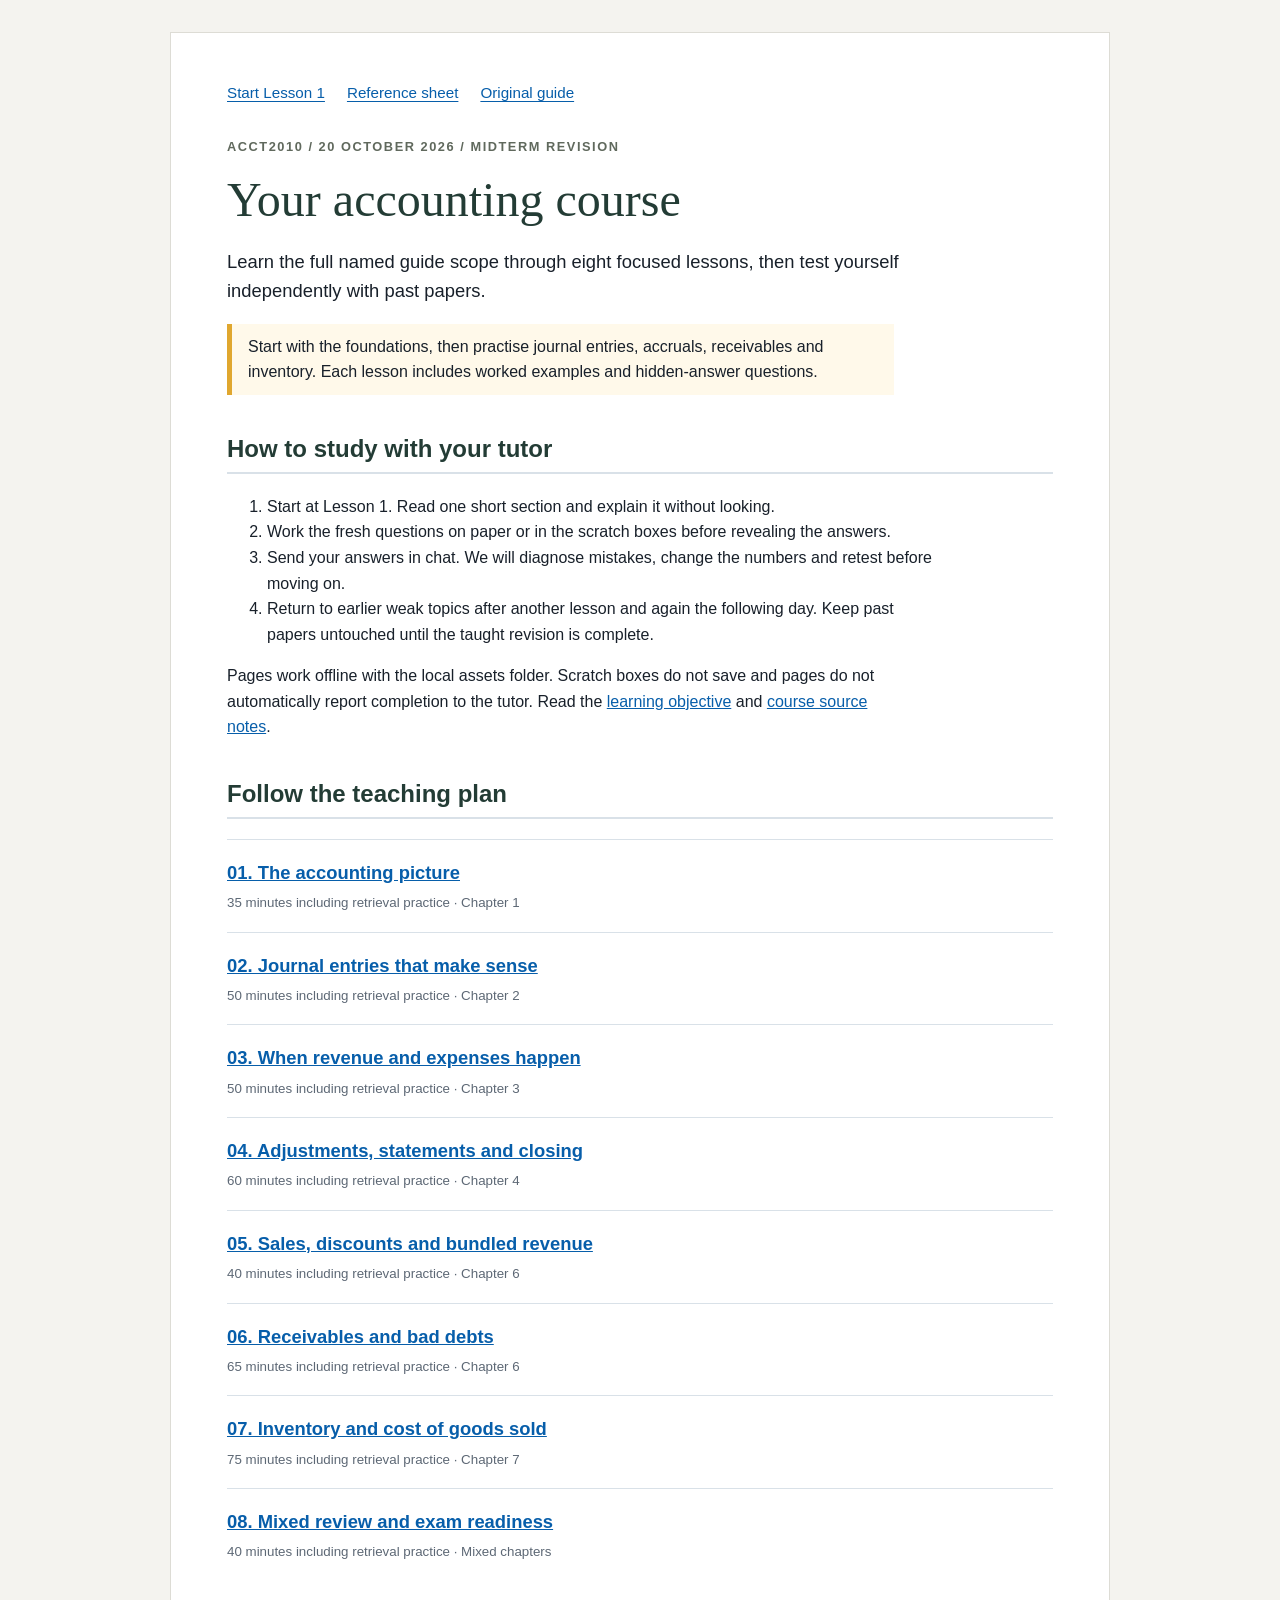
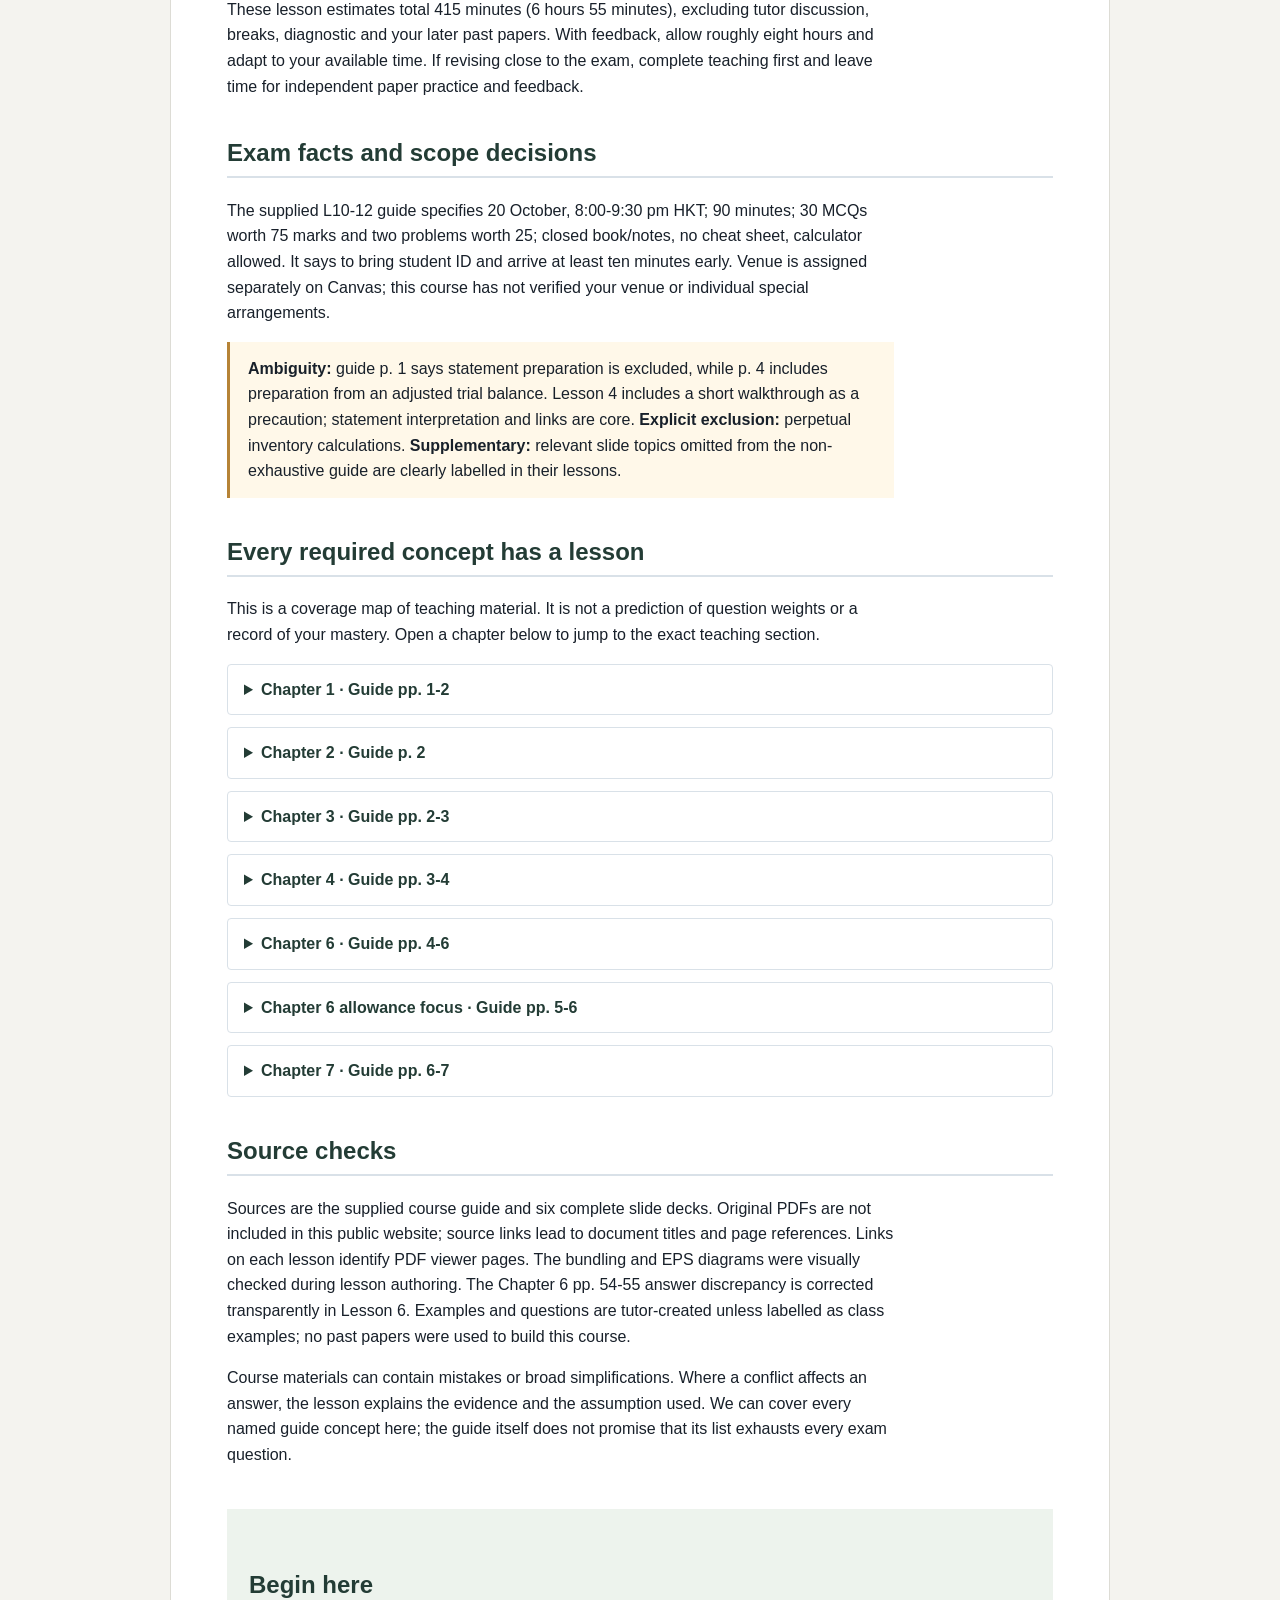
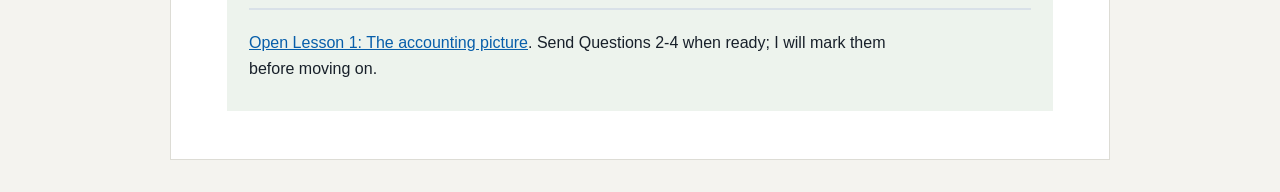
<file: index.html>
<!doctype html><html lang="en"><head><meta charset="utf-8"><meta name="viewport" content="width=device-width,initial-scale=1"><title>Midterm course and coverage | ACCT2010</title><link rel="stylesheet" href="assets/style.css"><link rel="stylesheet" href="assets/midterm.css"></head><body><main><nav aria-label="Course navigation"><a href="lessons/0004-midterm-foundations.html">Start Lesson 1</a><a href="reference/midterm-reference.html">Reference sheet</a><a href="sources.html#exam-guide">Original guide</a></nav><p class="eyebrow">ACCT2010 / 20 October 2026 / Midterm revision</p><h1>Your accounting course</h1><p class="intro">Learn the full named guide scope through eight focused lessons, then test yourself independently with past papers.</p><p class="scope">Start with the foundations, then practise journal entries, accruals, receivables and inventory. Each lesson includes worked examples and hidden-answer questions.</p><h2>How to study with your tutor</h2><ol><li>Start at Lesson 1. Read one short section and explain it without looking.</li><li>Work the fresh questions on paper or in the scratch boxes before revealing the answers.</li><li>Send your answers in chat. We will diagnose mistakes, change the numbers and retest before moving on.</li><li>Return to earlier weak topics after another lesson and again the following day. Keep past papers untouched until the taught revision is complete.</li></ol><p>Pages work offline with the local assets folder. Scratch boxes do not save and pages do not automatically report completion to the tutor. Read the <a href="sources.html#mission">learning objective</a> and <a href="sources.html#sources">course source notes</a>.</p><h2>Follow the teaching plan</h2><ol class="course-list"><li><a href="lessons/0004-midterm-foundations.html">01. The accounting picture</a><small>35 minutes including retrieval practice · Chapter 1</small></li><li><a href="lessons/0005-midterm-journal-entries.html">02. Journal entries that make sense</a><small>50 minutes including retrieval practice · Chapter 2</small></li><li><a href="lessons/0006-midterm-accrual-accounting.html">03. When revenue and expenses happen</a><small>50 minutes including retrieval practice · Chapter 3</small></li><li><a href="lessons/0007-midterm-adjustments-closing.html">04. Adjustments, statements and closing</a><small>60 minutes including retrieval practice · Chapter 4</small></li><li><a href="lessons/0008-midterm-sales.html">05. Sales, discounts and bundled revenue</a><small>40 minutes including retrieval practice · Chapter 6</small></li><li><a href="lessons/0009-midterm-receivables.html">06. Receivables and bad debts</a><small>65 minutes including retrieval practice · Chapter 6</small></li><li><a href="lessons/0010-midterm-inventory.html">07. Inventory and cost of goods sold</a><small>75 minutes including retrieval practice · Chapter 7</small></li><li><a href="lessons/0011-midterm-mixed-review.html">08. Mixed review and exam readiness</a><small>40 minutes including retrieval practice · Mixed chapters</small></li></ol><p>These lesson estimates total 415 minutes (6 hours 55 minutes), excluding tutor discussion, breaks, diagnostic and your later past papers. With feedback, allow roughly eight hours and adapt to your available time. If revising close to the exam, complete teaching first and leave time for independent paper practice and feedback.</p><h2>Exam facts and scope decisions</h2><p>The supplied L10-12 guide specifies 20 October, 8:00-9:30 pm HKT; 90 minutes; 30 MCQs worth 75 marks and two problems worth 25; closed book/notes, no cheat sheet, calculator allowed. It says to bring student ID and arrive at least ten minutes early. Venue is assigned separately on Canvas; this course has not verified your venue or individual special arrangements.</p><p class="trap"><strong>Ambiguity:</strong> guide p. 1 says statement preparation is excluded, while p. 4 includes preparation from an adjusted trial balance. Lesson 4 includes a short walkthrough as a precaution; statement interpretation and links are core. <strong>Explicit exclusion:</strong> perpetual inventory calculations. <strong>Supplementary:</strong> relevant slide topics omitted from the non-exhaustive guide are clearly labelled in their lessons.</p><h2 id="coverage">Every required concept has a lesson</h2><p>This is a coverage map of teaching material. It is not a prediction of question weights or a record of your mastery. Open a chapter below to jump to the exact teaching section.</p><details><summary>Chapter 1 · Guide pp. 1-2</summary><ul><li><a href="lessons/0004-midterm-foundations.html#purpose">General function of accounting; financial versus managerial accounting; stakeholders and their decisions; GAAP/FASB and IFRS/IASB.</a></li><li><a href="lessons/0004-midterm-foundations.html#activities">Operating, investing and financing activities; classify the associated cash flows.</a></li><li><a href="lessons/0004-midterm-foundations.html#elements">Assets, liabilities and equity; accounting equation; typical account names.</a></li><li><a href="lessons/0004-midterm-foundations.html#statements">Four basic statements, their elements and time periods; revenue, expenses and net income; contributed capital and retained earnings; issuance, repurchases and dividends; relationships among statements.</a></li></ul></details><details><summary>Chapter 2 · Guide p. 2</summary><ul><li><a href="lessons/0005-midterm-journal-entries.html#assumptions">Separate entity, going concern, monetary unit and historical cost; classified balance-sheet elements.</a></li><li><a href="lessons/0005-midterm-journal-entries.html#terms">Transaction, account, journal entry, general journal and general ledger.</a></li><li><a href="lessons/0005-midterm-journal-entries.html#directions">Debit/credit rules, normal balances and account changes.</a></li><li><a href="lessons/0005-midterm-journal-entries.html#class-transactions">All eight class investing/financing transaction types: stock issuance including par/APIC, borrowing, asset acquisition, mixed cash/lease financing, investment sale, principal repayment, repurchase and dividend declaration/payment.</a></li><li><a href="lessons/0005-midterm-journal-entries.html#posting">Post entries to T-accounts; date, debit-first format, indented credits and equality; trial balance.</a></li></ul></details><details><summary>Chapter 3 · Guide pp. 2-3</summary><ul><li><a href="lessons/0006-midterm-accrual-accounting.html#cycle">Operating (cash-to-cash) cycle; time-period assumption; cash versus accrual accounting.</a></li><li><a href="lessons/0006-midterm-accrual-accounting.html#income">Multi-step income statement: operating revenues/expenses, other items, operating income, pretax income and net income.</a></li><li><a href="lessons/0006-midterm-accrual-accounting.html#revenue">Revenue principle and entries when cash arrives before, at or after earning.</a></li><li><a href="lessons/0006-midterm-accrual-accounting.html#expense">Matching principle and entries when cash is paid before, at or after incurrence; prepaid services versus tangible assets.</a></li><li><a href="lessons/0006-midterm-accrual-accounting.html#class-patterns">All eleven class operating patterns, including prior-period settlements, mixed cash/credit sales, gift cards, land disposal and interest.</a></li></ul></details><details><summary>Chapter 4 · Guide pp. 3-4</summary><ul><li><a href="lessons/0007-midterm-adjustments-closing.html#adjust">Why adjusting entries are needed at period end; no Cash in the taught adjustments.</a></li><li><a href="lessons/0007-midterm-adjustments-closing.html#four">All four accrual/deferral adjustment categories; supplies, prepayments, interest, wages and tax.</a></li><li><a href="lessons/0007-midterm-adjustments-closing.html#depreciation">Depreciation, accumulated depreciation as a contra-asset, and net presentation beneath the asset.</a></li><li><a href="lessons/0007-midterm-adjustments-closing.html#closing">Permanent/real/stock versus temporary/nominal/flow accounts; reset temporary accounts; close revenues/gains and expenses/losses to RE; full accounting cycle.</a></li><li><a href="lessons/0007-midterm-adjustments-closing.html#eps">EPS definition and formula; weighted-average shares outstanding.</a></li><li><a href="lessons/0007-midterm-adjustments-closing.html#statements">Adjusted-trial-balance statement preparation walkthrough, retained as a precaution because the guide conflicts.</a></li></ul></details><details><summary>Chapter 6 · Guide pp. 4-6</summary><ul><li><a href="lessons/0008-midterm-sales.html#shipping">Goods/service revenue recognition; FOB shipping point and FOB destination.</a></li><li><a href="lessons/0008-midterm-sales.html#forms">Cash, credit-card and credit sales; record credit-card fee expense.</a></li><li><a href="lessons/0008-midterm-sales.html#discount">Gross sales, net sales, sales discounts and sales returns/allowances; calculate and record them.</a></li><li><a href="lessons/0008-midterm-sales.html#bundles">Bundled sales: identify obligations, allocate transaction price and recognize on fulfilment.</a></li></ul></details><details><summary>Chapter 6 allowance focus · Guide pp. 5-6</summary><ul><li><a href="lessons/0009-midterm-receivables.html#allowance">Bad debt and the allowance method; allowance is a contra-asset; present net A/R.</a></li><li><a href="lessons/0009-midterm-receivables.html#sales-method">Percentage of net credit sales: compute net credit sales, expense and entry.</a></li><li><a href="lessons/0009-midterm-receivables.html#aging">Aging: compute required ending allowance, derive expense and record adjustment.</a></li><li><a href="lessons/0009-midterm-receivables.html#rollforward">Reconstruct gross A/R and allowance using beginning balances, credit sales, collections and actual write-offs.</a></li><li><a href="lessons/0009-midterm-receivables.html#writeoff">Write off actual uncollectible A/R; explain net receivable and income effects.</a></li><li><a href="lessons/0009-midterm-receivables.html#recovery">Slide supplement: recoveries and entries.</a></li><li><a href="lessons/0009-midterm-receivables.html#cash">Slide supplement: cash/cash equivalents and basic controls.</a></li><li><a href="lessons/0009-midterm-receivables.html#source-correction">Source discrepancy: Chapter 6 p. 54 question versus p. 55 answer.</a></li></ul></details><details><summary>Chapter 7 · Guide pp. 6-7</summary><ul><li><a href="lessons/0010-midterm-inventory.html#cost">Inventory definition and components; costs included in inventory; ownership in transit.</a></li><li><a href="lessons/0010-midterm-inventory.html#equation">Calculate available goods, COGS and ending inventory in dollars and units; solve any missing item.</a></li><li><a href="lessons/0010-midterm-inventory.html#specific">Specific identification and cost-flow assumptions.</a></li><li><a href="lessons/0010-midterm-inventory.html#fifo">Periodic FIFO calculations.</a></li><li><a href="lessons/0010-midterm-inventory.html#lifo">Periodic LIFO calculations.</a></li><li><a href="lessons/0010-midterm-inventory.html#average">Periodic weighted-average calculations.</a></li><li><a href="lessons/0010-midterm-inventory.html#prices">Effects of methods during rising and declining prices; brief slide standards comparison.</a></li><li><a href="lessons/0010-midterm-inventory.html#errors">Ending-inventory errors in the current and following periods.</a></li><li><a href="lessons/0010-midterm-inventory.html#periodic">Periodic focus; perpetual calculations explicitly excluded.</a></li><li><a href="lessons/0010-midterm-inventory.html#valuation">Slide supplement: inventory write-downs using the measurement basis stated in each question.</a></li></ul></details><h2>Source checks</h2><p>Sources are the supplied course guide and six complete slide decks. Original PDFs are not included in this public website; source links lead to document titles and page references. Links on each lesson identify PDF viewer pages. The bundling and EPS diagrams were visually checked during lesson authoring. The Chapter 6 pp. 54-55 answer discrepancy is corrected transparently in Lesson 6. Examples and questions are tutor-created unless labelled as class examples; no past papers were used to build this course.</p><p>Course materials can contain mistakes or broad simplifications. Where a conflict affects an answer, the lesson explains the evidence and the assumption used. We can cover every named guide concept here; the guide itself does not promise that its list exhausts every exam question.</p><aside class="finish"><h2>Begin here</h2><p><a href="lessons/0004-midterm-foundations.html">Open Lesson 1: The accounting picture</a>. Send Questions 2-4 when ready; I will mark them before moving on.</p></aside></main></body></html>
</file>
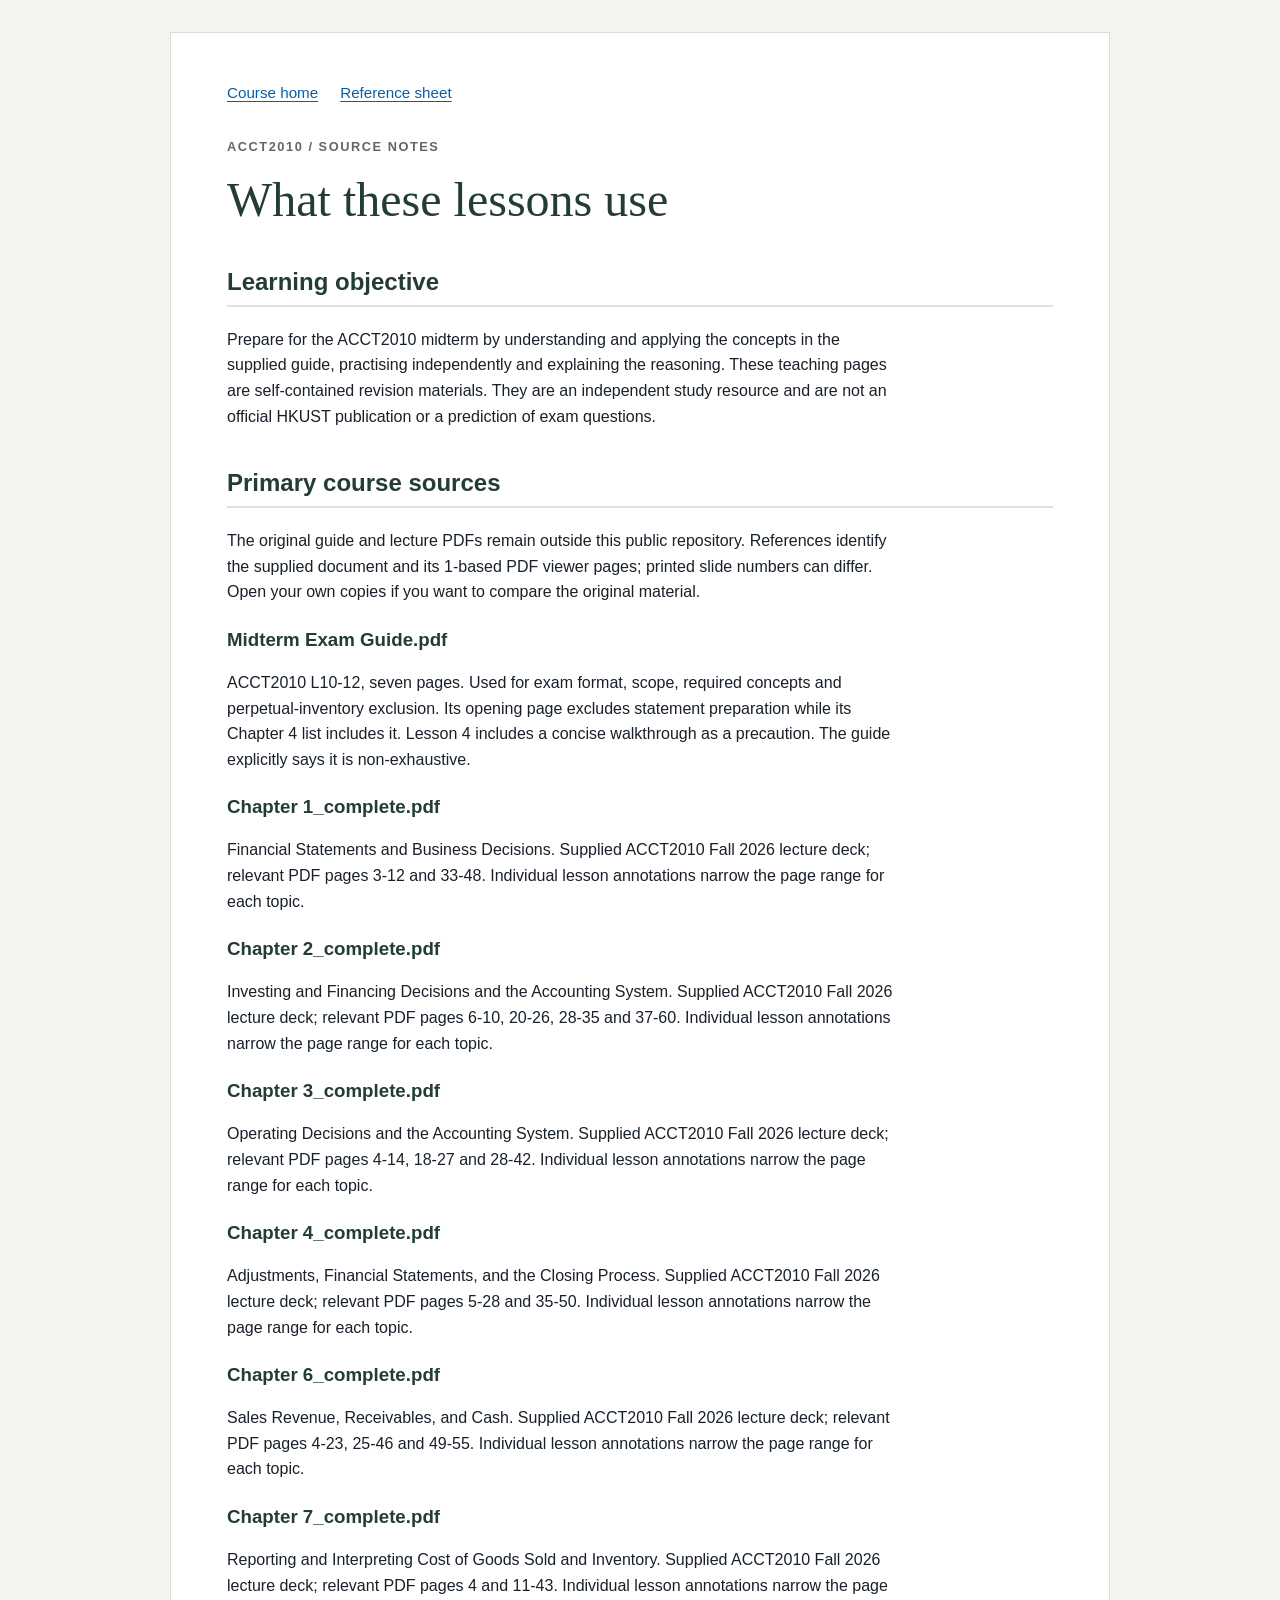
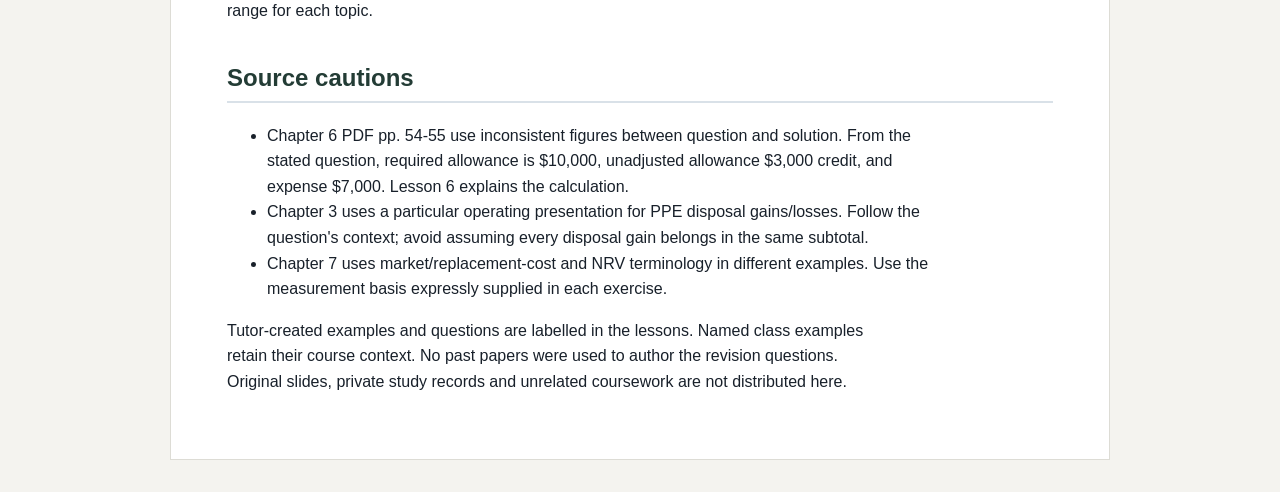
<file: sources.html>
<!doctype html><html lang="en"><head><meta charset="utf-8"><meta name="viewport" content="width=device-width,initial-scale=1"><title>Course sources | ACCT2010</title><link rel="stylesheet" href="assets/style.css"><link rel="stylesheet" href="assets/midterm.css"></head><body><main><nav><a href="index.html">Course home</a><a href="reference/midterm-reference.html">Reference sheet</a></nav><p class="eyebrow">ACCT2010 / Source notes</p><h1>What these lessons use</h1><h2 id="mission">Learning objective</h2><p>Prepare for the ACCT2010 midterm by understanding and applying the concepts in the supplied guide, practising independently and explaining the reasoning. These teaching pages are self-contained revision materials. They are an independent study resource and are not an official HKUST publication or a prediction of exam questions.</p><h2 id="sources">Primary course sources</h2><p>The original guide and lecture PDFs remain outside this public repository. References identify the supplied document and its 1-based PDF viewer pages; printed slide numbers can differ. Open your own copies if you want to compare the original material.</p><h3 id="exam-guide">Midterm Exam Guide.pdf</h3><p>ACCT2010 L10-12, seven pages. Used for exam format, scope, required concepts and perpetual-inventory exclusion. Its opening page excludes statement preparation while its Chapter 4 list includes it. Lesson 4 includes a concise walkthrough as a precaution. The guide explicitly says it is non-exhaustive.</p><h3 id="chapter-1">Chapter 1_complete.pdf</h3><p>Financial Statements and Business Decisions. Supplied ACCT2010 Fall 2026 lecture deck; relevant PDF pages 3-12 and 33-48. Individual lesson annotations narrow the page range for each topic.</p><h3 id="chapter-2">Chapter 2_complete.pdf</h3><p>Investing and Financing Decisions and the Accounting System. Supplied ACCT2010 Fall 2026 lecture deck; relevant PDF pages 6-10, 20-26, 28-35 and 37-60. Individual lesson annotations narrow the page range for each topic.</p><h3 id="chapter-3">Chapter 3_complete.pdf</h3><p>Operating Decisions and the Accounting System. Supplied ACCT2010 Fall 2026 lecture deck; relevant PDF pages 4-14, 18-27 and 28-42. Individual lesson annotations narrow the page range for each topic.</p><h3 id="chapter-4">Chapter 4_complete.pdf</h3><p>Adjustments, Financial Statements, and the Closing Process. Supplied ACCT2010 Fall 2026 lecture deck; relevant PDF pages 5-28 and 35-50. Individual lesson annotations narrow the page range for each topic.</p><h3 id="chapter-6">Chapter 6_complete.pdf</h3><p>Sales Revenue, Receivables, and Cash. Supplied ACCT2010 Fall 2026 lecture deck; relevant PDF pages 4-23, 25-46 and 49-55. Individual lesson annotations narrow the page range for each topic.</p><h3 id="chapter-7">Chapter 7_complete.pdf</h3><p>Reporting and Interpreting Cost of Goods Sold and Inventory. Supplied ACCT2010 Fall 2026 lecture deck; relevant PDF pages 4 and 11-43. Individual lesson annotations narrow the page range for each topic.</p><h2>Source cautions</h2><ul><li>Chapter 6 PDF pp. 54-55 use inconsistent figures between question and solution. From the stated question, required allowance is $10,000, unadjusted allowance $3,000 credit, and expense $7,000. Lesson 6 explains the calculation.</li><li>Chapter 3 uses a particular operating presentation for PPE disposal gains/losses. Follow the question's context; avoid assuming every disposal gain belongs in the same subtotal.</li><li>Chapter 7 uses market/replacement-cost and NRV terminology in different examples. Use the measurement basis expressly supplied in each exercise.</li></ul><p>Tutor-created examples and questions are labelled in the lessons. Named class examples retain their course context. No past papers were used to author the revision questions. Original slides, private study records and unrelated coursework are not distributed here.</p></main></body></html>
</file>
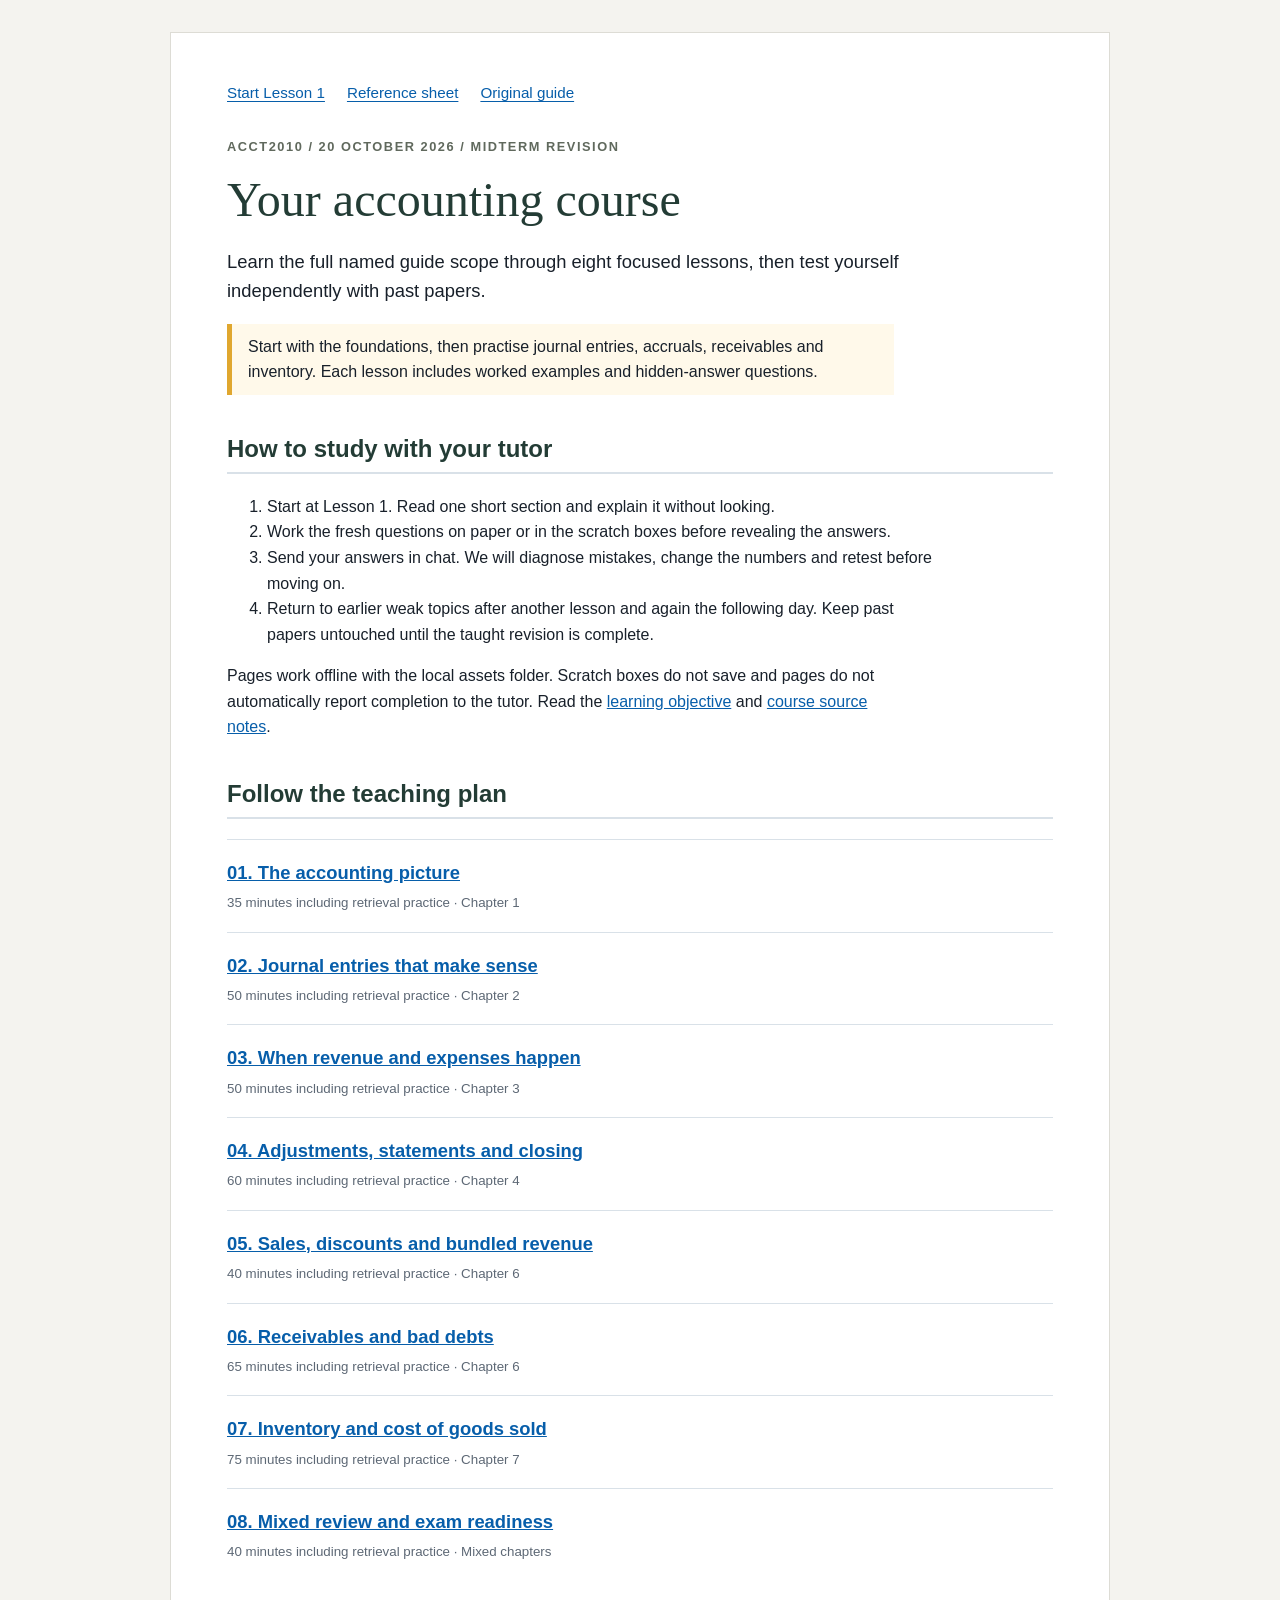
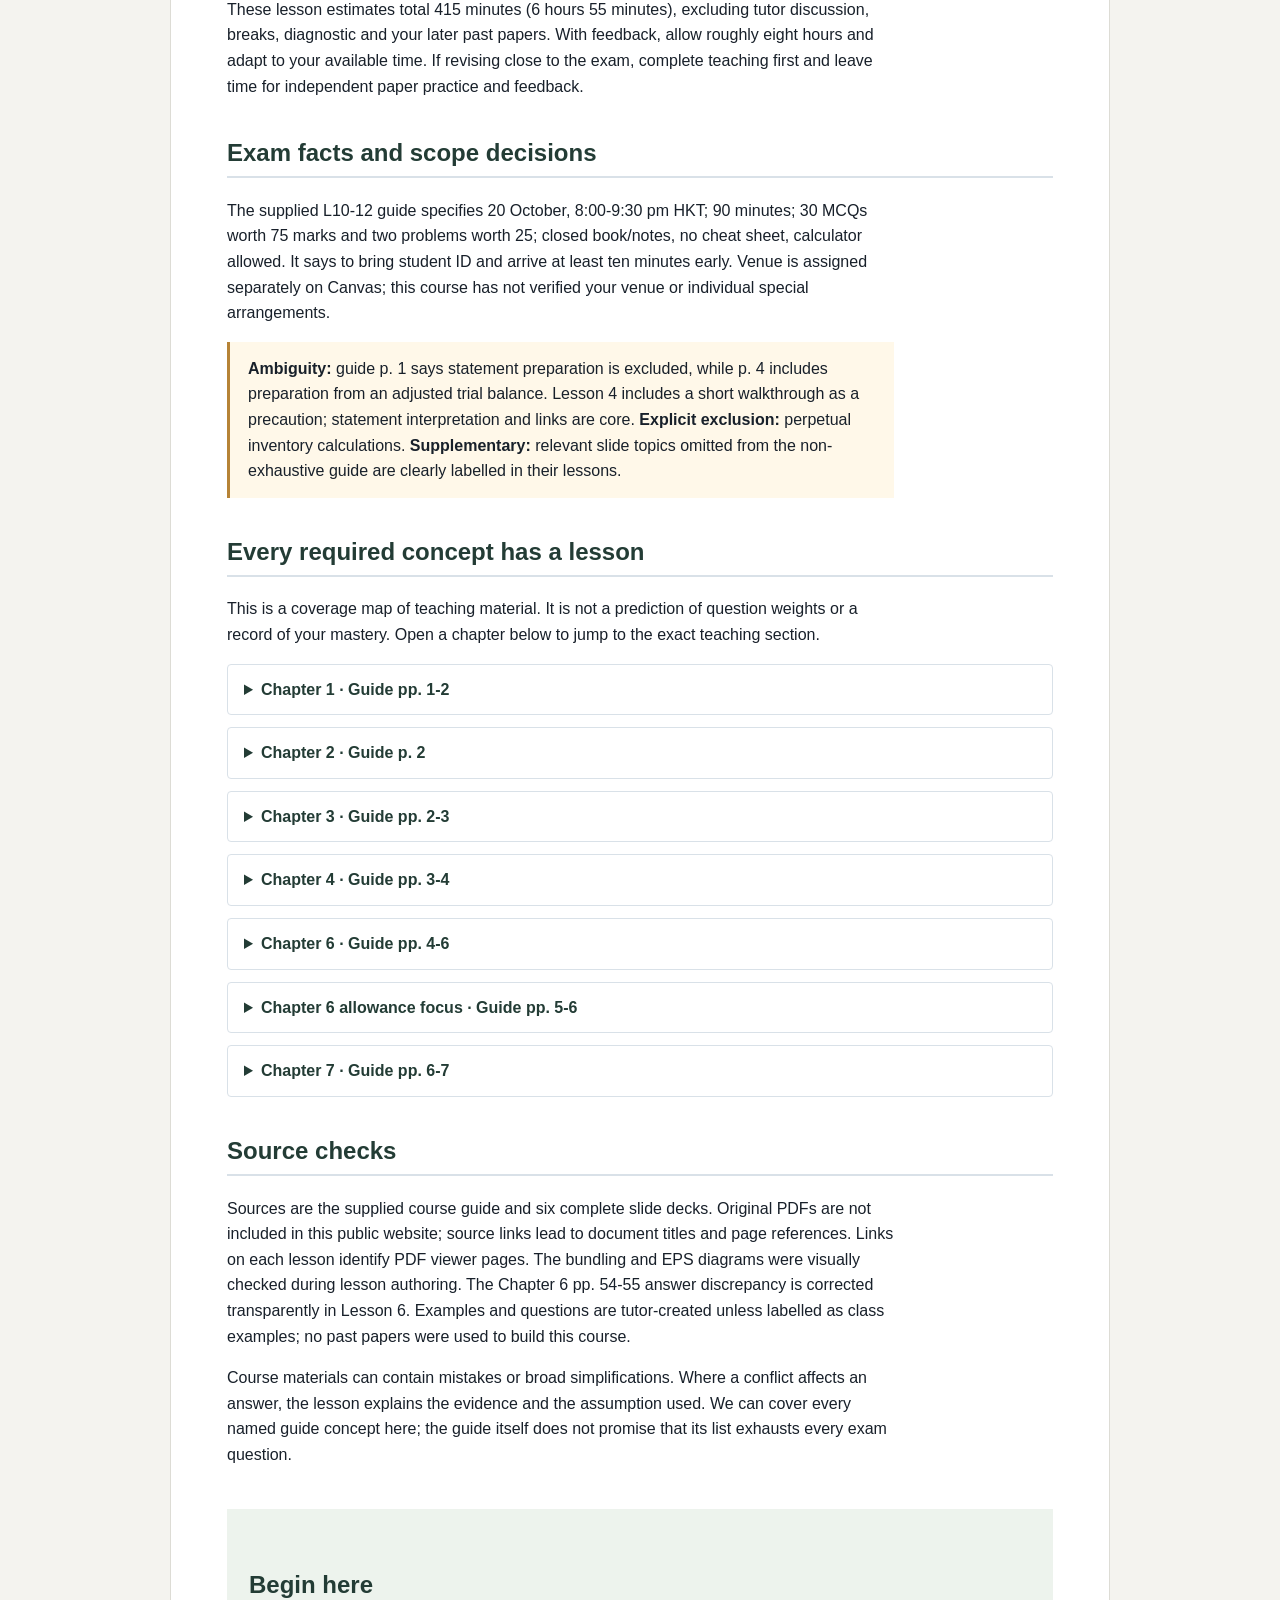
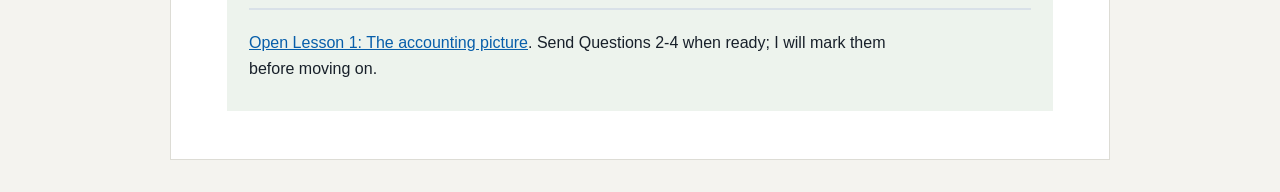
<file: lessons/0003-midterm-course.html>
<!doctype html><html lang="en"><head><meta charset="utf-8"><meta name="viewport" content="width=device-width,initial-scale=1"><title>Midterm course and coverage | ACCT2010</title><link rel="stylesheet" href="../assets/style.css"><link rel="stylesheet" href="../assets/midterm.css"></head><body><main><nav aria-label="Course navigation"><a href="0004-midterm-foundations.html">Start Lesson 1</a><a href="../reference/midterm-reference.html">Reference sheet</a><a href="../sources.html#exam-guide">Original guide</a></nav><p class="eyebrow">ACCT2010 / 20 October 2026 / Midterm revision</p><h1>Your accounting course</h1><p class="intro">Learn the full named guide scope through eight focused lessons, then test yourself independently with past papers.</p><p class="scope">Start with the foundations, then practise journal entries, accruals, receivables and inventory. Each lesson includes worked examples and hidden-answer questions.</p><h2>How to study with your tutor</h2><ol><li>Start at Lesson 1. Read one short section and explain it without looking.</li><li>Work the fresh questions on paper or in the scratch boxes before revealing the answers.</li><li>Send your answers in chat. We will diagnose mistakes, change the numbers and retest before moving on.</li><li>Return to earlier weak topics after another lesson and again the following day. Keep past papers untouched until the taught revision is complete.</li></ol><p>Pages work offline with the local assets folder. Scratch boxes do not save and pages do not automatically report completion to the tutor. Read the <a href="../sources.html#mission">learning objective</a> and <a href="../sources.html#sources">course source notes</a>.</p><h2>Follow the teaching plan</h2><ol class="course-list"><li><a href="0004-midterm-foundations.html">01. The accounting picture</a><small>35 minutes including retrieval practice · Chapter 1</small></li><li><a href="0005-midterm-journal-entries.html">02. Journal entries that make sense</a><small>50 minutes including retrieval practice · Chapter 2</small></li><li><a href="0006-midterm-accrual-accounting.html">03. When revenue and expenses happen</a><small>50 minutes including retrieval practice · Chapter 3</small></li><li><a href="0007-midterm-adjustments-closing.html">04. Adjustments, statements and closing</a><small>60 minutes including retrieval practice · Chapter 4</small></li><li><a href="0008-midterm-sales.html">05. Sales, discounts and bundled revenue</a><small>40 minutes including retrieval practice · Chapter 6</small></li><li><a href="0009-midterm-receivables.html">06. Receivables and bad debts</a><small>65 minutes including retrieval practice · Chapter 6</small></li><li><a href="0010-midterm-inventory.html">07. Inventory and cost of goods sold</a><small>75 minutes including retrieval practice · Chapter 7</small></li><li><a href="0011-midterm-mixed-review.html">08. Mixed review and exam readiness</a><small>40 minutes including retrieval practice · Mixed chapters</small></li></ol><p>These lesson estimates total 415 minutes (6 hours 55 minutes), excluding tutor discussion, breaks, diagnostic and your later past papers. With feedback, allow roughly eight hours and adapt to your available time. If revising close to the exam, complete teaching first and leave time for independent paper practice and feedback.</p><h2>Exam facts and scope decisions</h2><p>The supplied L10-12 guide specifies 20 October, 8:00-9:30 pm HKT; 90 minutes; 30 MCQs worth 75 marks and two problems worth 25; closed book/notes, no cheat sheet, calculator allowed. It says to bring student ID and arrive at least ten minutes early. Venue is assigned separately on Canvas; this course has not verified your venue or individual special arrangements.</p><p class="trap"><strong>Ambiguity:</strong> guide p. 1 says statement preparation is excluded, while p. 4 includes preparation from an adjusted trial balance. Lesson 4 includes a short walkthrough as a precaution; statement interpretation and links are core. <strong>Explicit exclusion:</strong> perpetual inventory calculations. <strong>Supplementary:</strong> relevant slide topics omitted from the non-exhaustive guide are clearly labelled in their lessons.</p><h2 id="coverage">Every required concept has a lesson</h2><p>This is a coverage map of teaching material. It is not a prediction of question weights or a record of your mastery. Open a chapter below to jump to the exact teaching section.</p><details><summary>Chapter 1 · Guide pp. 1-2</summary><ul><li><a href="0004-midterm-foundations.html#purpose">General function of accounting; financial versus managerial accounting; stakeholders and their decisions; GAAP/FASB and IFRS/IASB.</a></li><li><a href="0004-midterm-foundations.html#activities">Operating, investing and financing activities; classify the associated cash flows.</a></li><li><a href="0004-midterm-foundations.html#elements">Assets, liabilities and equity; accounting equation; typical account names.</a></li><li><a href="0004-midterm-foundations.html#statements">Four basic statements, their elements and time periods; revenue, expenses and net income; contributed capital and retained earnings; issuance, repurchases and dividends; relationships among statements.</a></li></ul></details><details><summary>Chapter 2 · Guide p. 2</summary><ul><li><a href="0005-midterm-journal-entries.html#assumptions">Separate entity, going concern, monetary unit and historical cost; classified balance-sheet elements.</a></li><li><a href="0005-midterm-journal-entries.html#terms">Transaction, account, journal entry, general journal and general ledger.</a></li><li><a href="0005-midterm-journal-entries.html#directions">Debit/credit rules, normal balances and account changes.</a></li><li><a href="0005-midterm-journal-entries.html#class-transactions">All eight class investing/financing transaction types: stock issuance including par/APIC, borrowing, asset acquisition, mixed cash/lease financing, investment sale, principal repayment, repurchase and dividend declaration/payment.</a></li><li><a href="0005-midterm-journal-entries.html#posting">Post entries to T-accounts; date, debit-first format, indented credits and equality; trial balance.</a></li></ul></details><details><summary>Chapter 3 · Guide pp. 2-3</summary><ul><li><a href="0006-midterm-accrual-accounting.html#cycle">Operating (cash-to-cash) cycle; time-period assumption; cash versus accrual accounting.</a></li><li><a href="0006-midterm-accrual-accounting.html#income">Multi-step income statement: operating revenues/expenses, other items, operating income, pretax income and net income.</a></li><li><a href="0006-midterm-accrual-accounting.html#revenue">Revenue principle and entries when cash arrives before, at or after earning.</a></li><li><a href="0006-midterm-accrual-accounting.html#expense">Matching principle and entries when cash is paid before, at or after incurrence; prepaid services versus tangible assets.</a></li><li><a href="0006-midterm-accrual-accounting.html#class-patterns">All eleven class operating patterns, including prior-period settlements, mixed cash/credit sales, gift cards, land disposal and interest.</a></li></ul></details><details><summary>Chapter 4 · Guide pp. 3-4</summary><ul><li><a href="0007-midterm-adjustments-closing.html#adjust">Why adjusting entries are needed at period end; no Cash in the taught adjustments.</a></li><li><a href="0007-midterm-adjustments-closing.html#four">All four accrual/deferral adjustment categories; supplies, prepayments, interest, wages and tax.</a></li><li><a href="0007-midterm-adjustments-closing.html#depreciation">Depreciation, accumulated depreciation as a contra-asset, and net presentation beneath the asset.</a></li><li><a href="0007-midterm-adjustments-closing.html#closing">Permanent/real/stock versus temporary/nominal/flow accounts; reset temporary accounts; close revenues/gains and expenses/losses to RE; full accounting cycle.</a></li><li><a href="0007-midterm-adjustments-closing.html#eps">EPS definition and formula; weighted-average shares outstanding.</a></li><li><a href="0007-midterm-adjustments-closing.html#statements">Adjusted-trial-balance statement preparation walkthrough, retained as a precaution because the guide conflicts.</a></li></ul></details><details><summary>Chapter 6 · Guide pp. 4-6</summary><ul><li><a href="0008-midterm-sales.html#shipping">Goods/service revenue recognition; FOB shipping point and FOB destination.</a></li><li><a href="0008-midterm-sales.html#forms">Cash, credit-card and credit sales; record credit-card fee expense.</a></li><li><a href="0008-midterm-sales.html#discount">Gross sales, net sales, sales discounts and sales returns/allowances; calculate and record them.</a></li><li><a href="0008-midterm-sales.html#bundles">Bundled sales: identify obligations, allocate transaction price and recognize on fulfilment.</a></li></ul></details><details><summary>Chapter 6 allowance focus · Guide pp. 5-6</summary><ul><li><a href="0009-midterm-receivables.html#allowance">Bad debt and the allowance method; allowance is a contra-asset; present net A/R.</a></li><li><a href="0009-midterm-receivables.html#sales-method">Percentage of net credit sales: compute net credit sales, expense and entry.</a></li><li><a href="0009-midterm-receivables.html#aging">Aging: compute required ending allowance, derive expense and record adjustment.</a></li><li><a href="0009-midterm-receivables.html#rollforward">Reconstruct gross A/R and allowance using beginning balances, credit sales, collections and actual write-offs.</a></li><li><a href="0009-midterm-receivables.html#writeoff">Write off actual uncollectible A/R; explain net receivable and income effects.</a></li><li><a href="0009-midterm-receivables.html#recovery">Slide supplement: recoveries and entries.</a></li><li><a href="0009-midterm-receivables.html#cash">Slide supplement: cash/cash equivalents and basic controls.</a></li><li><a href="0009-midterm-receivables.html#source-correction">Source discrepancy: Chapter 6 p. 54 question versus p. 55 answer.</a></li></ul></details><details><summary>Chapter 7 · Guide pp. 6-7</summary><ul><li><a href="0010-midterm-inventory.html#cost">Inventory definition and components; costs included in inventory; ownership in transit.</a></li><li><a href="0010-midterm-inventory.html#equation">Calculate available goods, COGS and ending inventory in dollars and units; solve any missing item.</a></li><li><a href="0010-midterm-inventory.html#specific">Specific identification and cost-flow assumptions.</a></li><li><a href="0010-midterm-inventory.html#fifo">Periodic FIFO calculations.</a></li><li><a href="0010-midterm-inventory.html#lifo">Periodic LIFO calculations.</a></li><li><a href="0010-midterm-inventory.html#average">Periodic weighted-average calculations.</a></li><li><a href="0010-midterm-inventory.html#prices">Effects of methods during rising and declining prices; brief slide standards comparison.</a></li><li><a href="0010-midterm-inventory.html#errors">Ending-inventory errors in the current and following periods.</a></li><li><a href="0010-midterm-inventory.html#periodic">Periodic focus; perpetual calculations explicitly excluded.</a></li><li><a href="0010-midterm-inventory.html#valuation">Slide supplement: inventory write-downs using the measurement basis stated in each question.</a></li></ul></details><h2>Source checks</h2><p>Sources are the supplied course guide and six complete slide decks. Original PDFs are not included in this public website; source links lead to document titles and page references. Links on each lesson identify PDF viewer pages. The bundling and EPS diagrams were visually checked during lesson authoring. The Chapter 6 pp. 54-55 answer discrepancy is corrected transparently in Lesson 6. Examples and questions are tutor-created unless labelled as class examples; no past papers were used to build this course.</p><p>Course materials can contain mistakes or broad simplifications. Where a conflict affects an answer, the lesson explains the evidence and the assumption used. We can cover every named guide concept here; the guide itself does not promise that its list exhausts every exam question.</p><aside class="finish"><h2>Begin here</h2><p><a href="0004-midterm-foundations.html">Open Lesson 1: The accounting picture</a>. Send Questions 2-4 when ready; I will mark them before moving on.</p></aside></main></body></html>
</file>
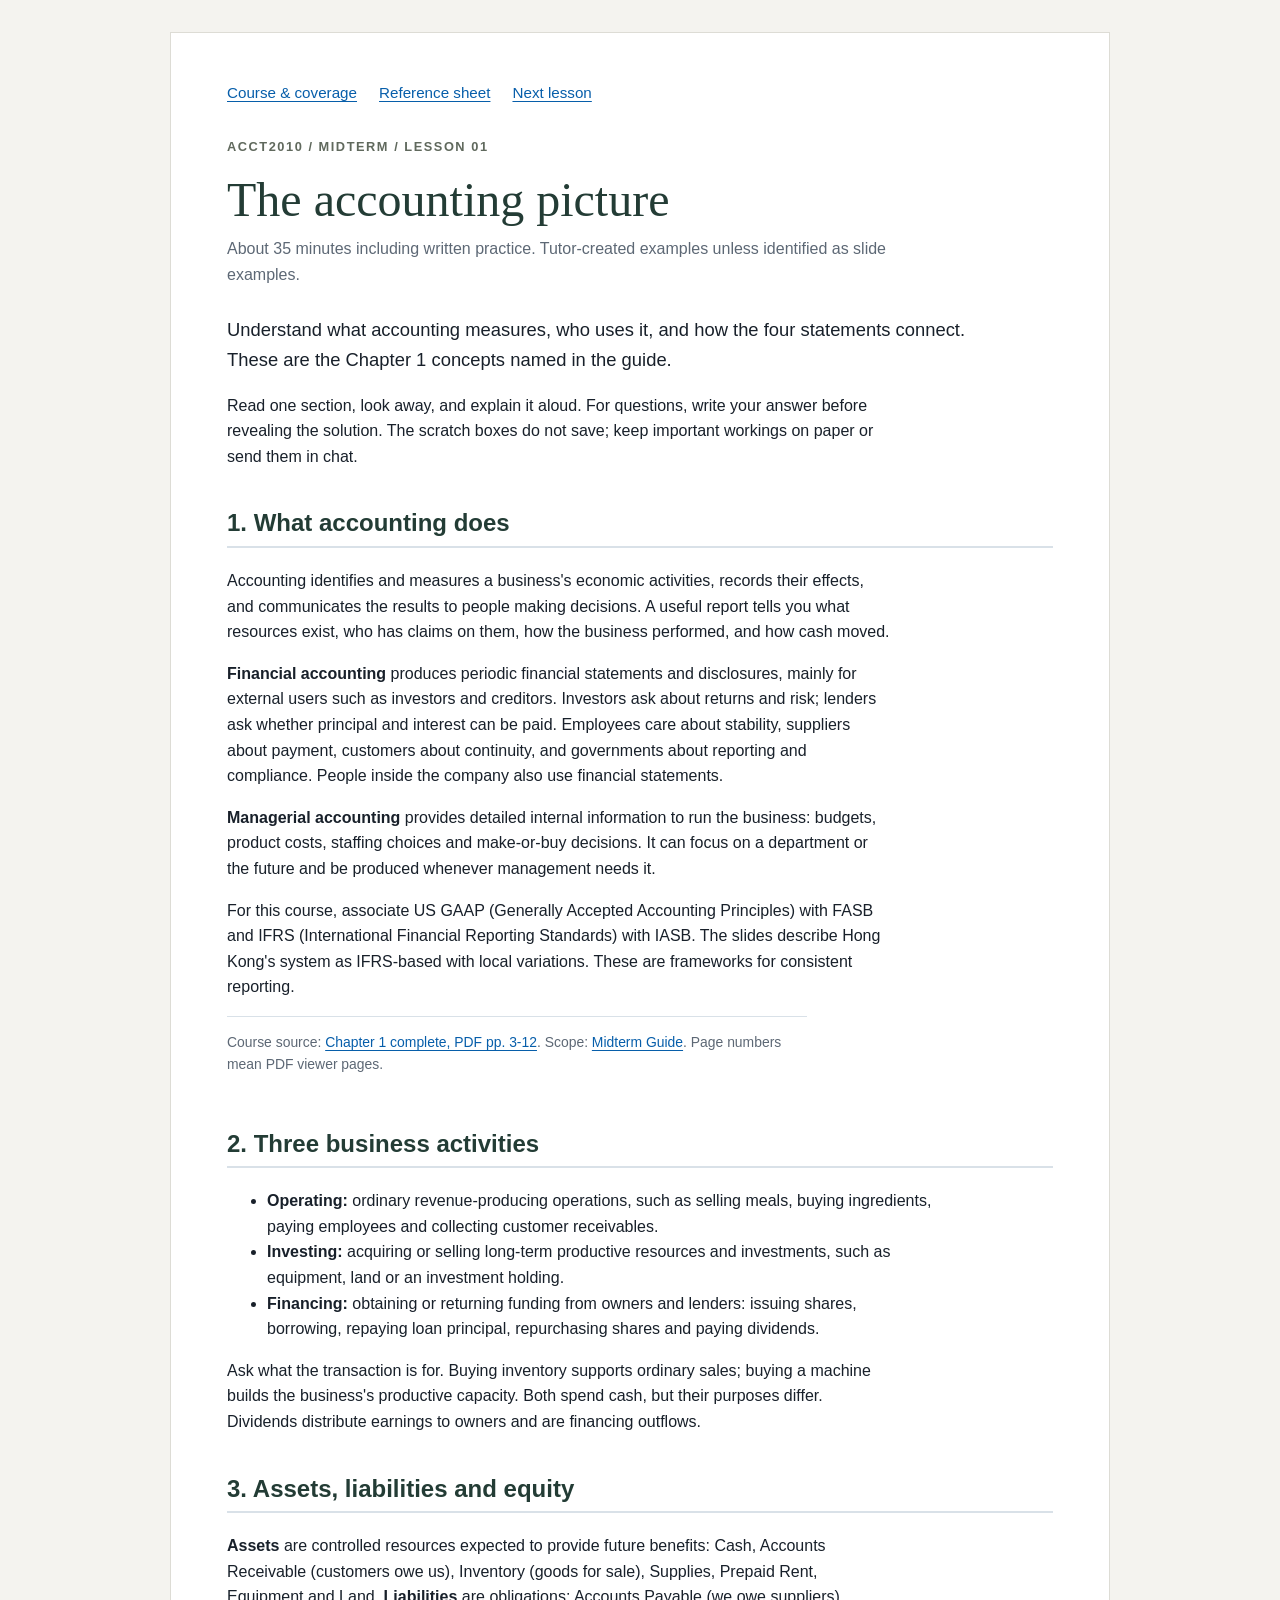
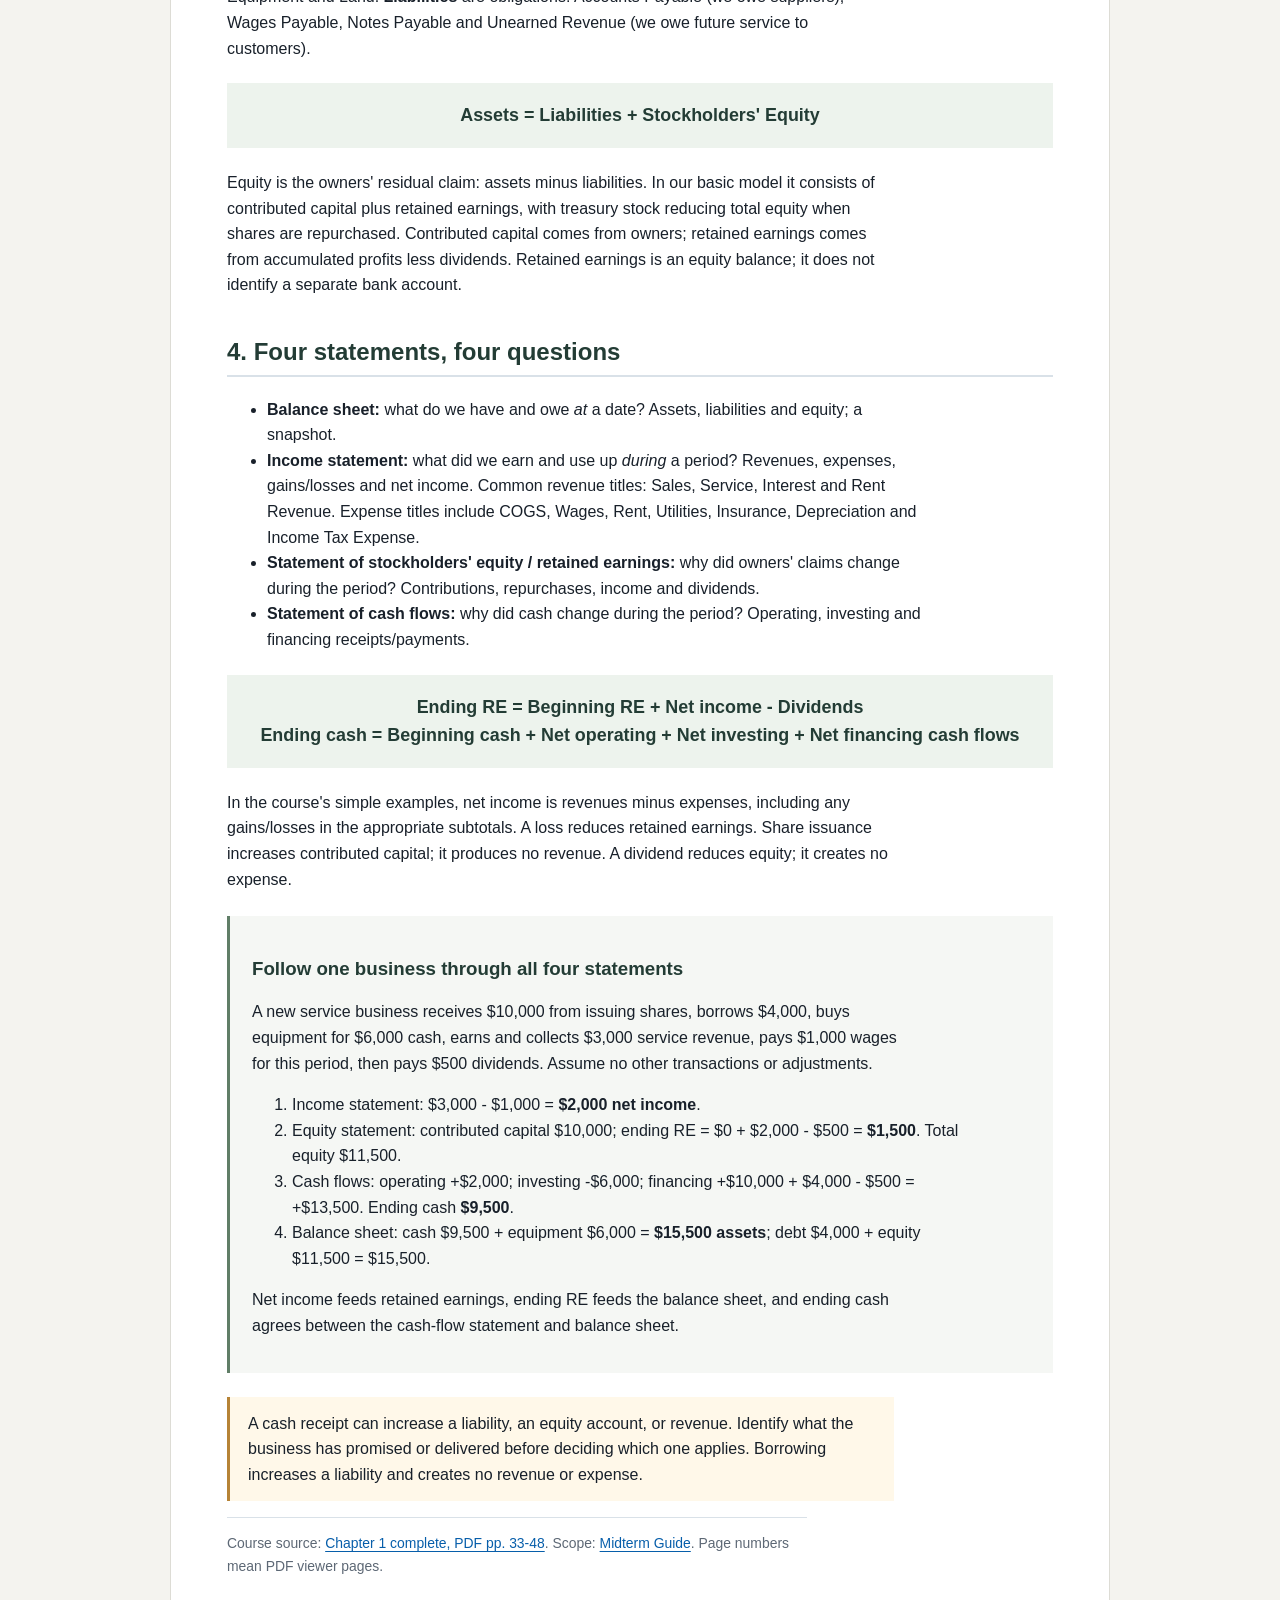
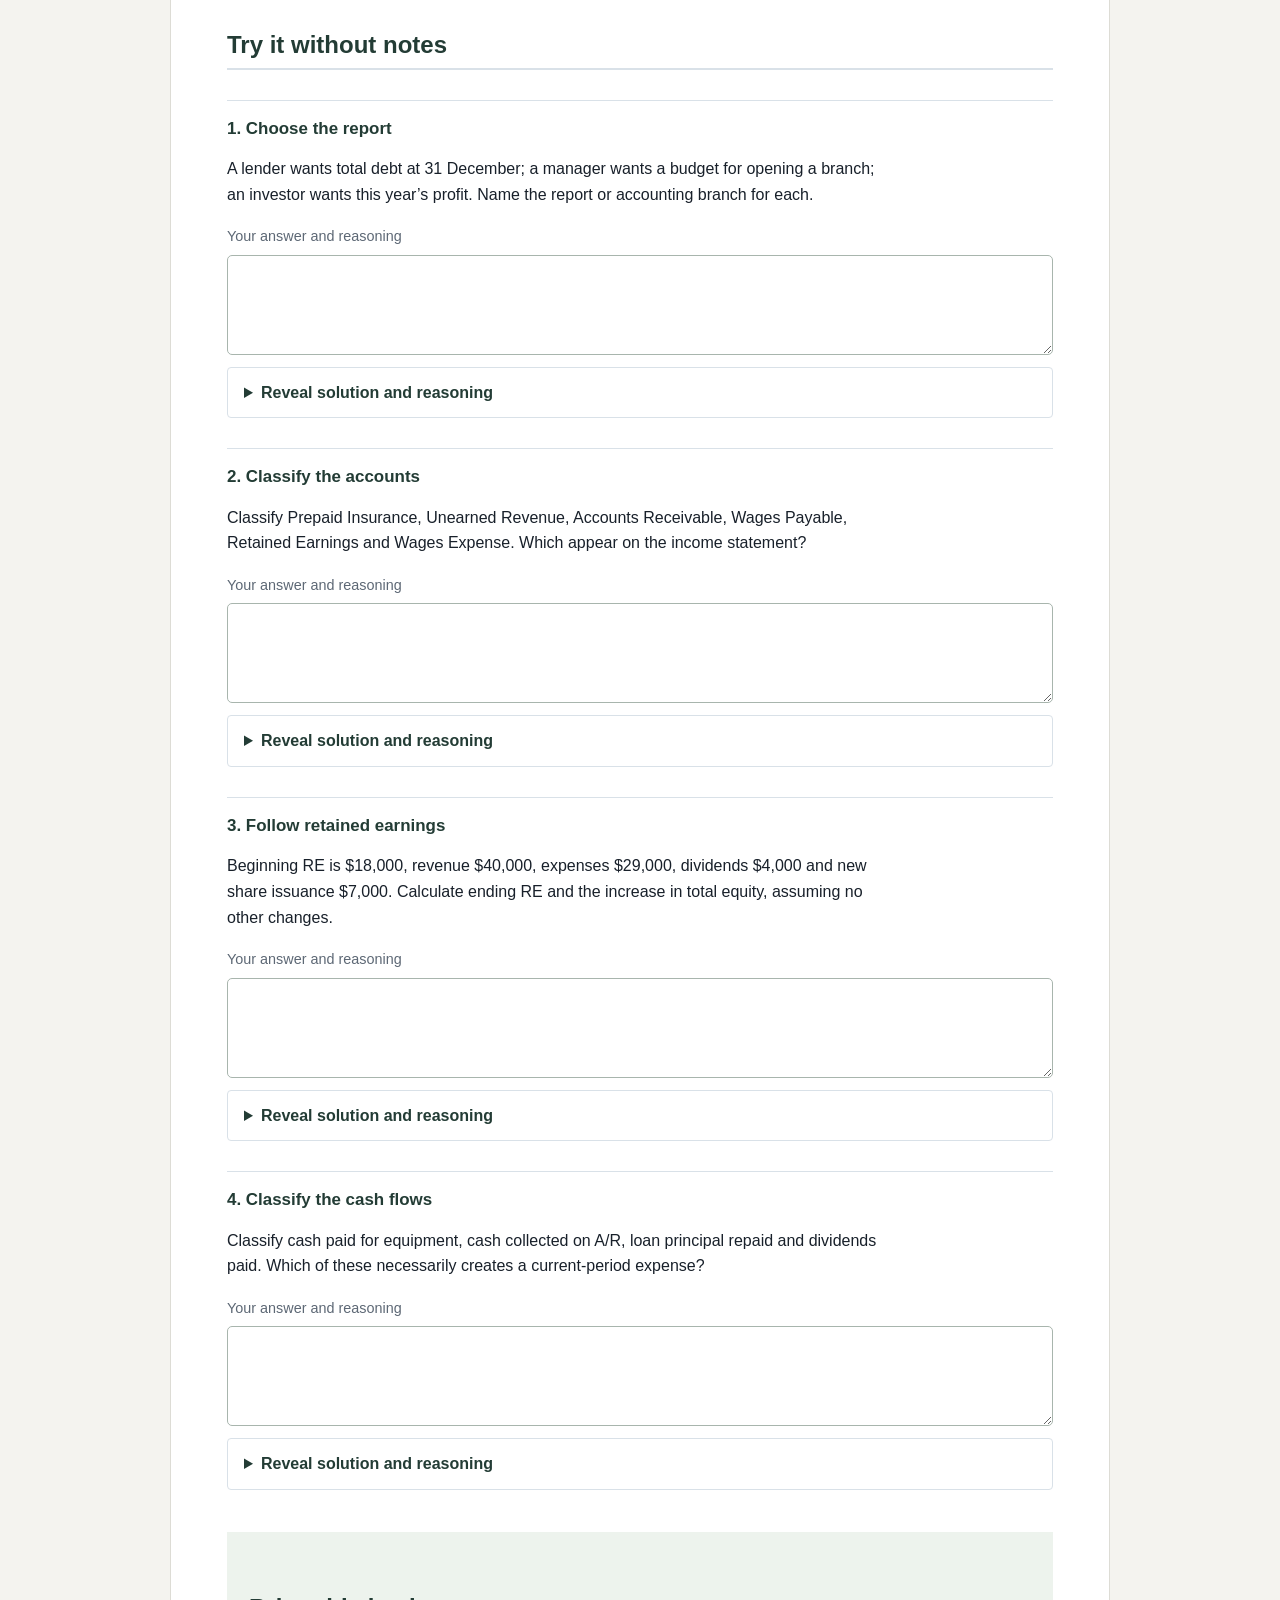
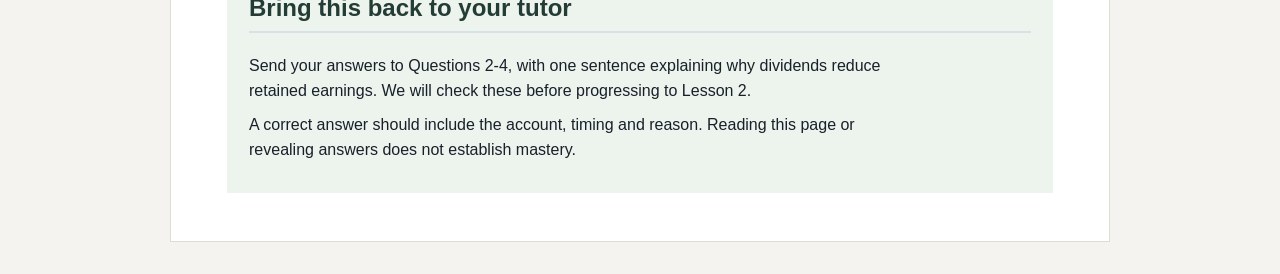
<file: lessons/0004-midterm-foundations.html>
<!doctype html><html lang="en"><head><meta charset="utf-8"><meta name="viewport" content="width=device-width,initial-scale=1"><title>The accounting picture | ACCT2010</title><link rel="stylesheet" href="../assets/style.css"><link rel="stylesheet" href="../assets/midterm.css"></head><body><main><nav aria-label="Course navigation"><a href="0003-midterm-course.html">Course & coverage</a><a href="../reference/midterm-reference.html">Reference sheet</a><a href="0005-midterm-journal-entries.html">Next lesson</a></nav><p class="eyebrow">ACCT2010 / Midterm / Lesson 01</p><h1>The accounting picture</h1><p class="subtitle">About 35 minutes including written practice. Tutor-created examples unless identified as slide examples.</p><p class="intro">Understand what accounting measures, who uses it, and how the four statements connect. These are the Chapter 1 concepts named in the guide.</p><p>Read one section, look away, and explain it aloud. For questions, write your answer before revealing the solution. The scratch boxes do not save; keep important workings on paper or send them in chat.</p>
<h2 id="purpose">1. What accounting does</h2>
<p>Accounting identifies and measures a business's economic activities, records their effects, and communicates the results to people making decisions. A useful report tells you what resources exist, who has claims on them, how the business performed, and how cash moved.</p>
<p><strong>Financial accounting</strong> produces periodic financial statements and disclosures, mainly for external users such as investors and creditors. Investors ask about returns and risk; lenders ask whether principal and interest can be paid. Employees care about stability, suppliers about payment, customers about continuity, and governments about reporting and compliance. People inside the company also use financial statements.</p>
<p><strong>Managerial accounting</strong> provides detailed internal information to run the business: budgets, product costs, staffing choices and make-or-buy decisions. It can focus on a department or the future and be produced whenever management needs it.</p>
<p>For this course, associate US GAAP (Generally Accepted Accounting Principles) with FASB and IFRS (International Financial Reporting Standards) with IASB. The slides describe Hong Kong's system as IFRS-based with local variations. These are frameworks for consistent reporting.</p>
<p class="source">Course source: <a href="../sources.html#chapter-1">Chapter 1 complete, PDF pp. 3-12</a>. Scope: <a href="../sources.html#exam-guide">Midterm Guide</a>. Page numbers mean PDF viewer pages.</p>
<h2 id="activities">2. Three business activities</h2>
<ul><li><strong>Operating:</strong> ordinary revenue-producing operations, such as selling meals, buying ingredients, paying employees and collecting customer receivables.</li><li><strong>Investing:</strong> acquiring or selling long-term productive resources and investments, such as equipment, land or an investment holding.</li><li><strong>Financing:</strong> obtaining or returning funding from owners and lenders: issuing shares, borrowing, repaying loan principal, repurchasing shares and paying dividends.</li></ul>
<p>Ask what the transaction is for. Buying inventory supports ordinary sales; buying a machine builds the business's productive capacity. Both spend cash, but their purposes differ. Dividends distribute earnings to owners and are financing outflows.</p>
<h2 id="elements">3. Assets, liabilities and equity</h2>
<p><strong>Assets</strong> are controlled resources expected to provide future benefits: Cash, Accounts Receivable (customers owe us), Inventory (goods for sale), Supplies, Prepaid Rent, Equipment and Land. <strong>Liabilities</strong> are obligations: Accounts Payable (we owe suppliers), Wages Payable, Notes Payable and Unearned Revenue (we owe future service to customers).</p>
<div class="equation">Assets = Liabilities + Stockholders' Equity</div>
<p>Equity is the owners' residual claim: assets minus liabilities. In our basic model it consists of contributed capital plus retained earnings, with treasury stock reducing total equity when shares are repurchased. Contributed capital comes from owners; retained earnings comes from accumulated profits less dividends. Retained earnings is an equity balance; it does not identify a separate bank account.</p>
<h2 id="statements">4. Four statements, four questions</h2>
<ul><li><strong>Balance sheet:</strong> what do we have and owe <em>at</em> a date? Assets, liabilities and equity; a snapshot.</li><li><strong>Income statement:</strong> what did we earn and use up <em>during</em> a period? Revenues, expenses, gains/losses and net income. Common revenue titles: Sales, Service, Interest and Rent Revenue. Expense titles include COGS, Wages, Rent, Utilities, Insurance, Depreciation and Income Tax Expense.</li><li><strong>Statement of stockholders' equity / retained earnings:</strong> why did owners' claims change during the period? Contributions, repurchases, income and dividends.</li><li><strong>Statement of cash flows:</strong> why did cash change during the period? Operating, investing and financing receipts/payments.</li></ul>
<div class="equation">Ending RE = Beginning RE + Net income - Dividends<br>Ending cash = Beginning cash + Net operating + Net investing + Net financing cash flows</div>
<p>In the course's simple examples, net income is revenues minus expenses, including any gains/losses in the appropriate subtotals. A loss reduces retained earnings. Share issuance increases contributed capital; it produces no revenue. A dividend reduces equity; it creates no expense.</p>
<aside class="worked"><h3>Follow one business through all four statements</h3>
<p>A new service business receives $10,000 from issuing shares, borrows $4,000, buys equipment for $6,000 cash, earns and collects $3,000 service revenue, pays $1,000 wages for this period, then pays $500 dividends. Assume no other transactions or adjustments.</p>
<ol><li>Income statement: $3,000 - $1,000 = <strong>$2,000 net income</strong>.</li><li>Equity statement: contributed capital $10,000; ending RE = $0 + $2,000 - $500 = <strong>$1,500</strong>. Total equity $11,500.</li><li>Cash flows: operating +$2,000; investing -$6,000; financing +$10,000 + $4,000 - $500 = +$13,500. Ending cash <strong>$9,500</strong>.</li><li>Balance sheet: cash $9,500 + equipment $6,000 = <strong>$15,500 assets</strong>; debt $4,000 + equity $11,500 = $15,500.</li></ol>
<p>Net income feeds retained earnings, ending RE feeds the balance sheet, and ending cash agrees between the cash-flow statement and balance sheet.</p></aside>
<p class="trap">A cash receipt can increase a liability, an equity account, or revenue. Identify what the business has promised or delivered before deciding which one applies. Borrowing increases a liability and creates no revenue or expense.</p>
<p class="source">Course source: <a href="../sources.html#chapter-1">Chapter 1 complete, PDF pp. 33-48</a>. Scope: <a href="../sources.html#exam-guide">Midterm Guide</a>. Page numbers mean PDF viewer pages.</p><h2 id="practice">Try it without notes</h2><section class="question"><h3>1. Choose the report</h3><p>A lender wants total debt at 31 December; a manager wants a budget for opening a branch; an investor wants this year’s profit. Name the report or accounting branch for each.</p><label for="q1-1">Your answer and reasoning</label><textarea id="q1-1" spellcheck="false"></textarea><details><summary>Reveal solution and reasoning</summary><p>Debt: balance sheet. Branch budget: managerial accounting. Annual profit: income statement (financial accounting). The first is a date; the third is a period.</p></details></section><section class="question"><h3>2. Classify the accounts</h3><p>Classify Prepaid Insurance, Unearned Revenue, Accounts Receivable, Wages Payable, Retained Earnings and Wages Expense. Which appear on the income statement?</p><label for="q1-2">Your answer and reasoning</label><textarea id="q1-2" spellcheck="false"></textarea><details><summary>Reveal solution and reasoning</summary><p>Prepaid Insurance and A/R: assets. Unearned Revenue and Wages Payable: liabilities. RE: equity. Wages Expense: expense on the income statement; the others are balance-sheet accounts.</p></details></section><section class="question"><h3>3. Follow retained earnings</h3><p>Beginning RE is $18,000, revenue $40,000, expenses $29,000, dividends $4,000 and new share issuance $7,000. Calculate ending RE and the increase in total equity, assuming no other changes.</p><label for="q1-3">Your answer and reasoning</label><textarea id="q1-3" spellcheck="false"></textarea><details><summary>Reveal solution and reasoning</summary><p>NI = $11,000. Ending RE = $18,000 + $11,000 - $4,000 = <strong>$25,000</strong>. Equity increases $7,000 contributions + $11,000 income - $4,000 dividends = <strong>$14,000</strong>.</p></details></section><section class="question"><h3>4. Classify the cash flows</h3><p>Classify cash paid for equipment, cash collected on A/R, loan principal repaid and dividends paid. Which of these necessarily creates a current-period expense?</p><label for="q1-4">Your answer and reasoning</label><textarea id="q1-4" spellcheck="false"></textarea><details><summary>Reveal solution and reasoning</summary><p>Equipment: investing. A/R collection: operating. Principal repayment and dividends: financing. None necessarily creates a current-period expense: equipment is an asset; collection settles a receivable; principal settles debt; dividends distribute equity.</p></details></section><aside class="finish"><h2>Bring this back to your tutor</h2><p>Send your answers to Questions 2-4, with one sentence explaining why dividends reduce retained earnings. We will check these before progressing to Lesson 2.</p><p>A correct answer should include the account, timing and reason. Reading this page or revealing answers does not establish mastery.</p></aside></main></body></html>
</file>
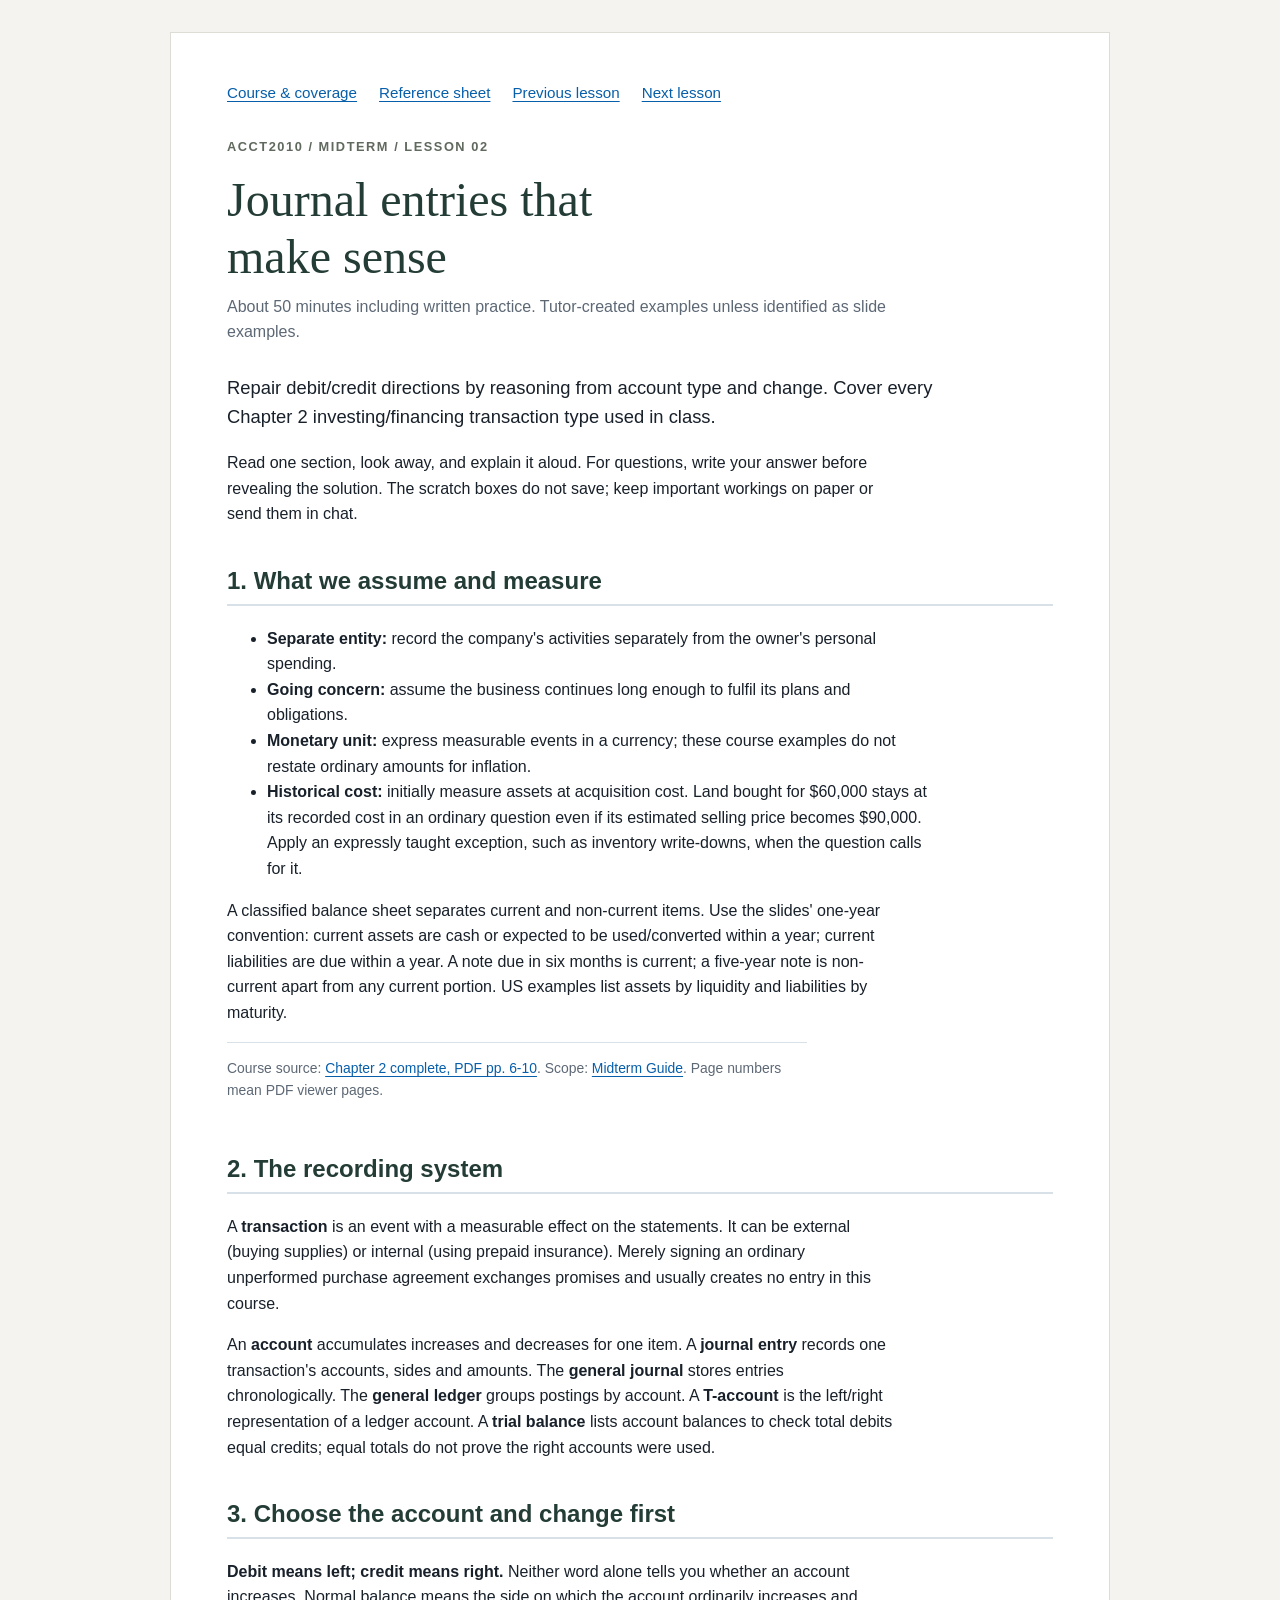
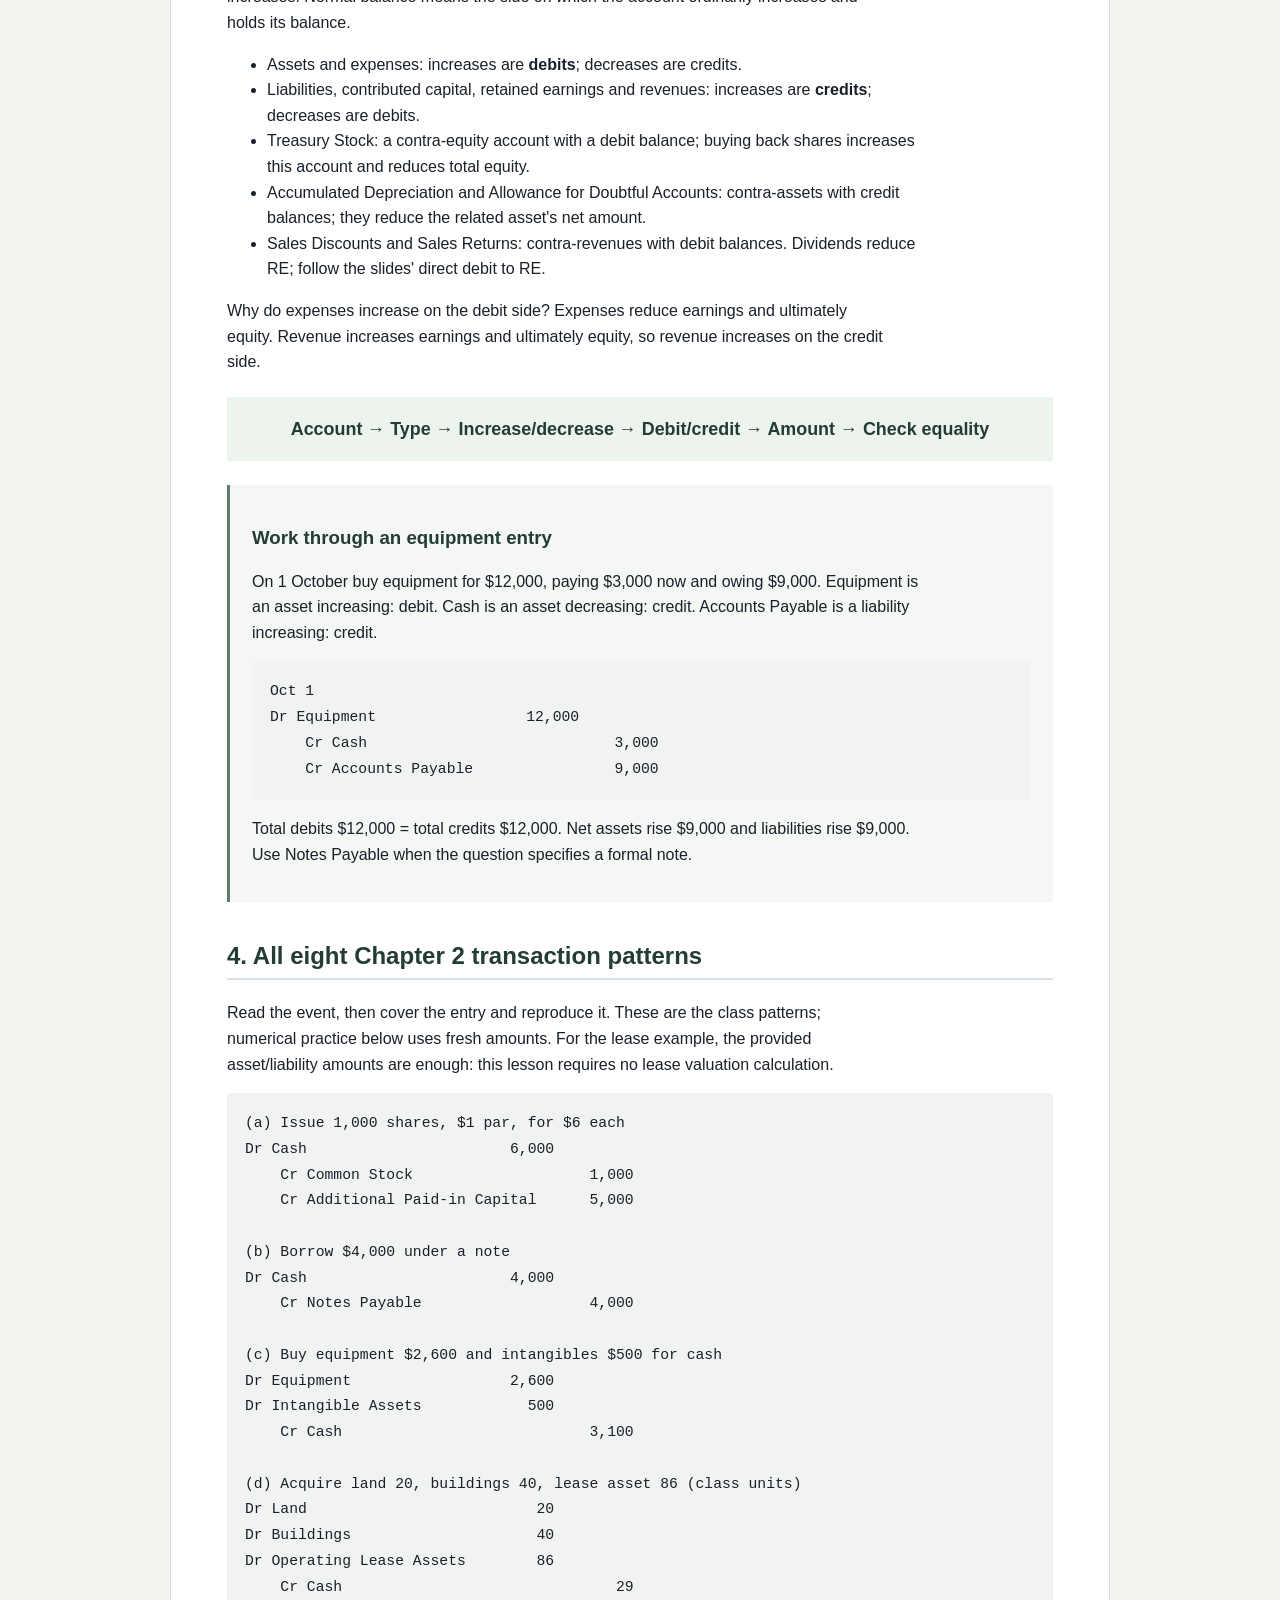
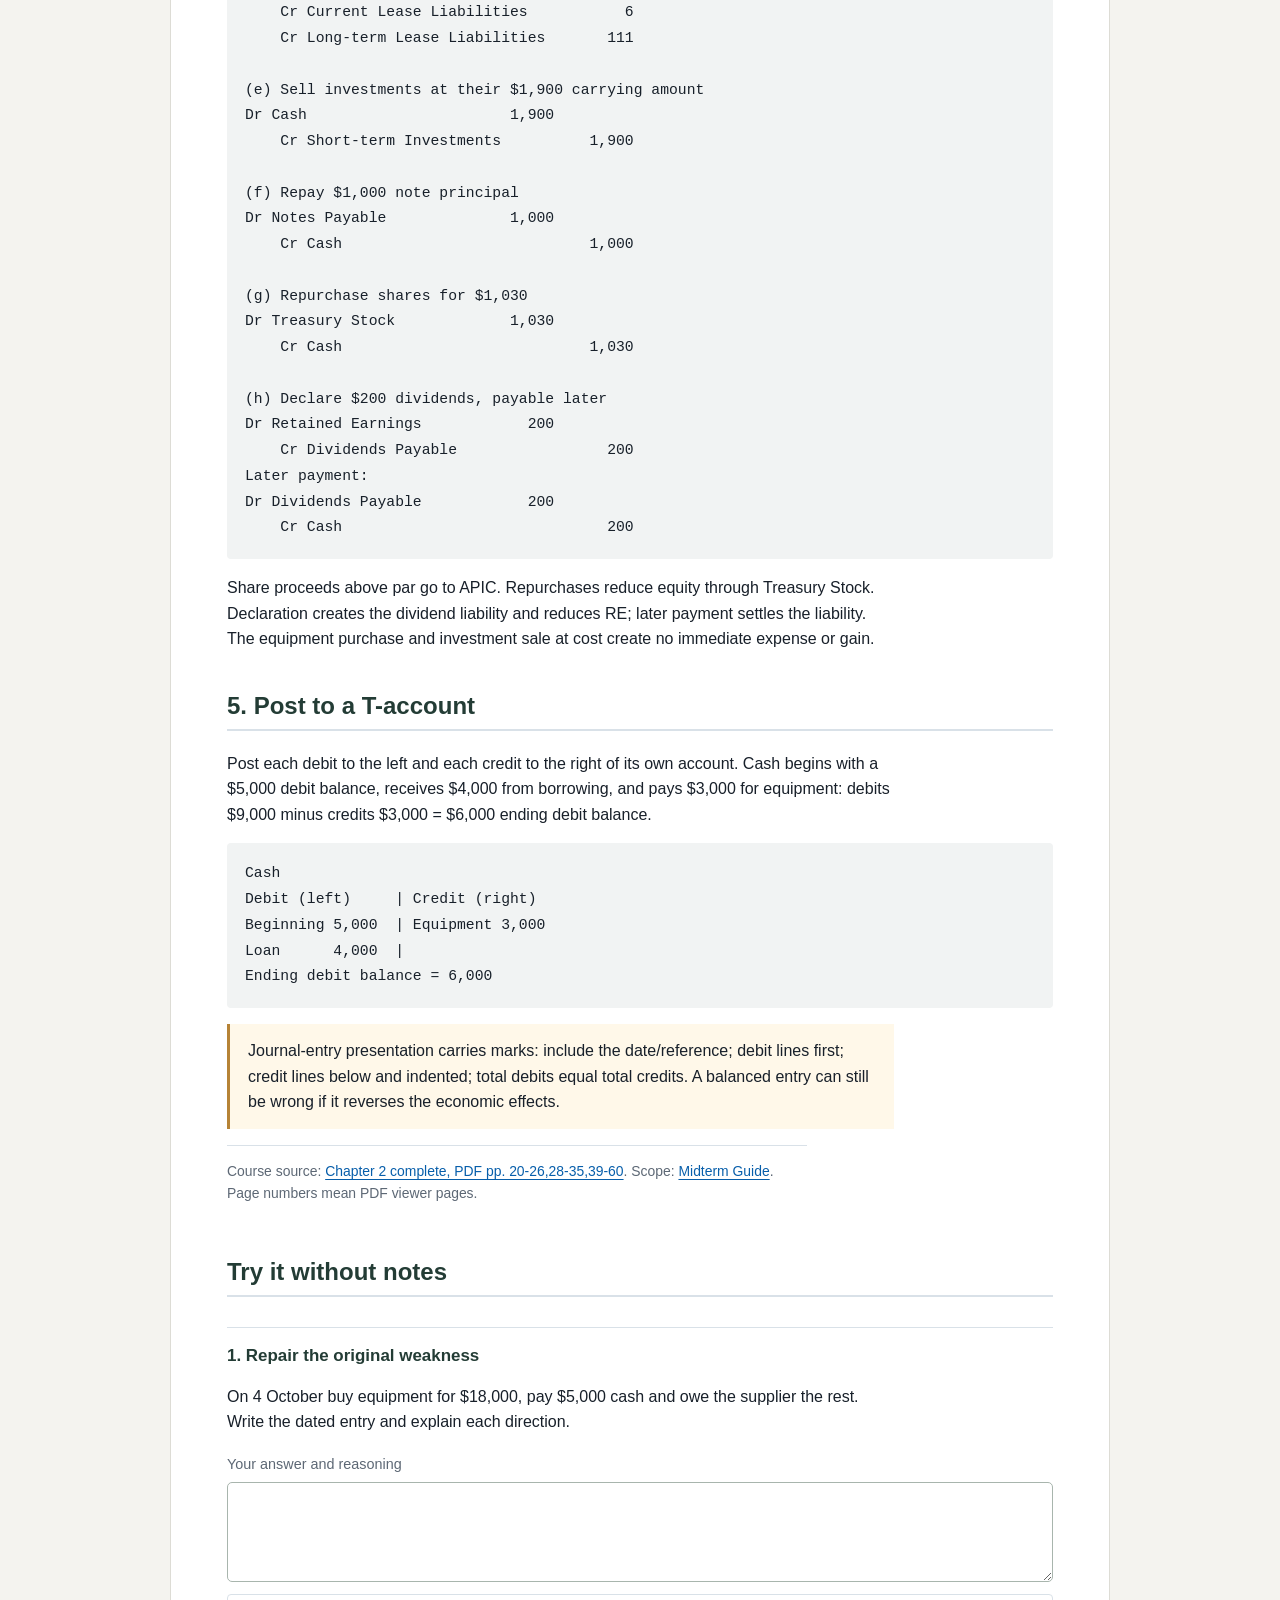
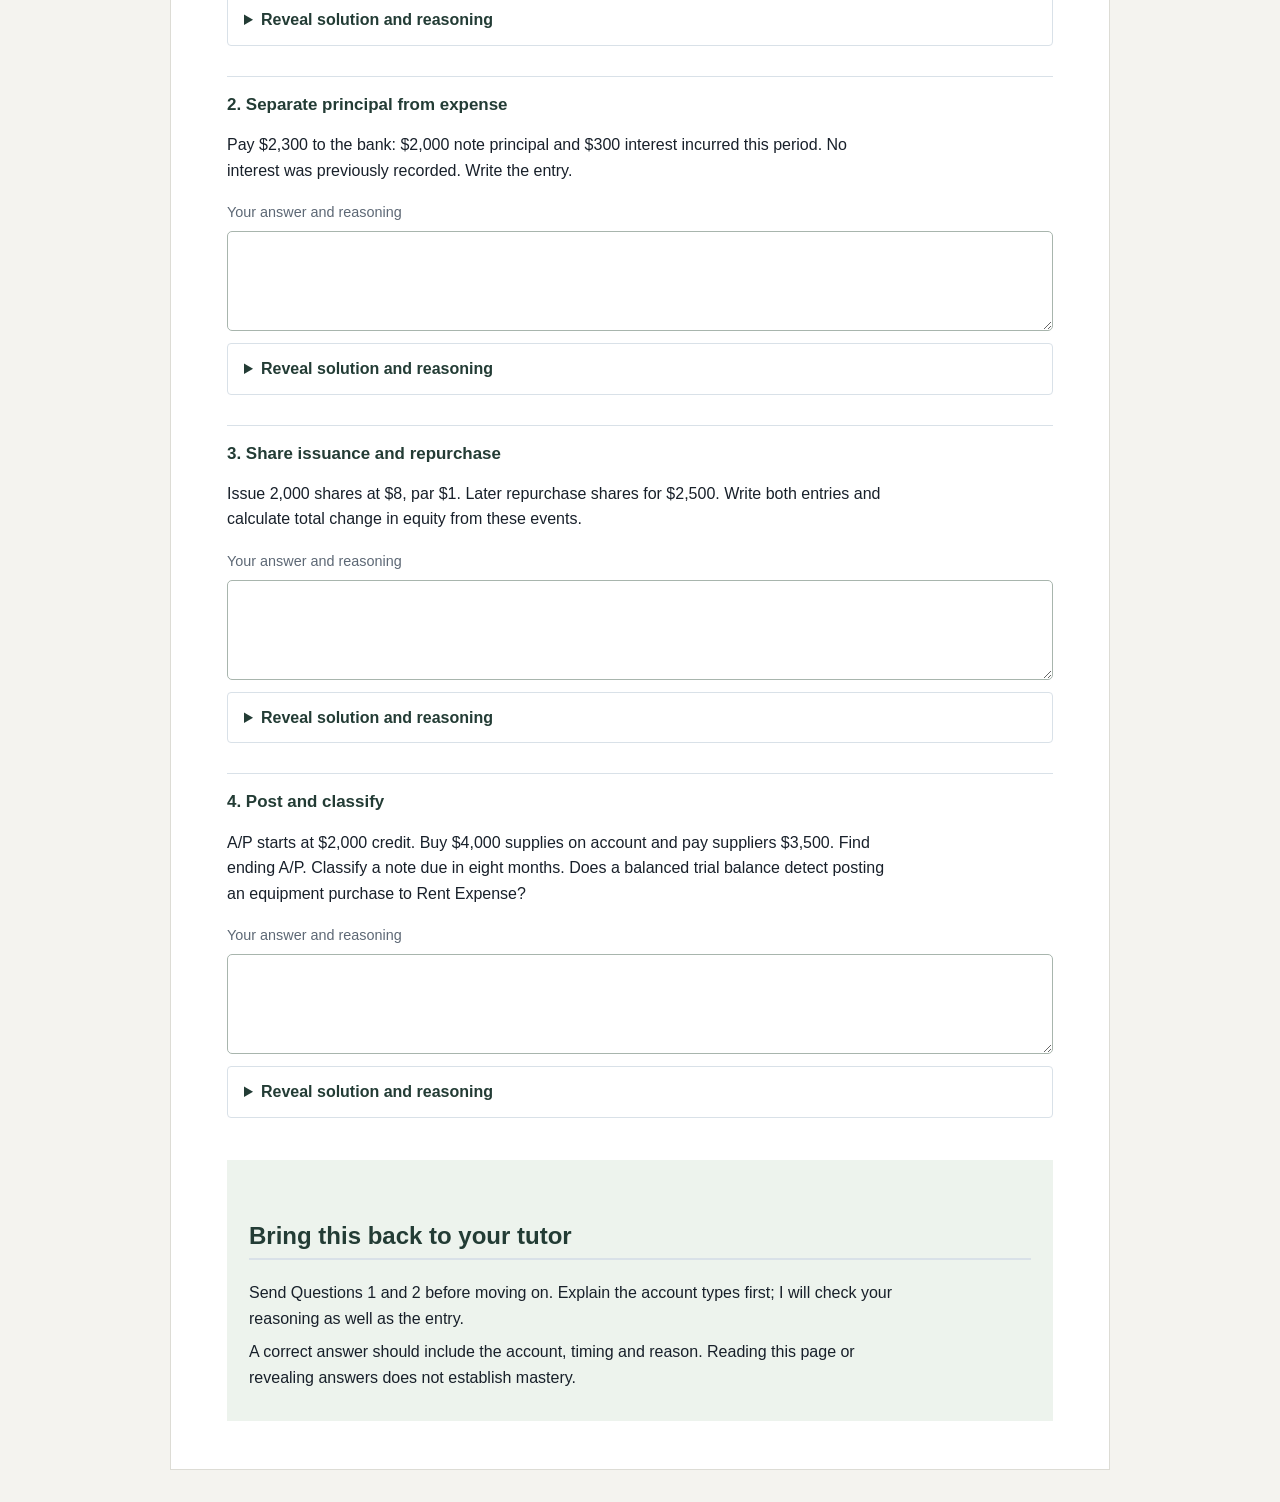
<file: lessons/0005-midterm-journal-entries.html>
<!doctype html><html lang="en"><head><meta charset="utf-8"><meta name="viewport" content="width=device-width,initial-scale=1"><title>Journal entries that make sense | ACCT2010</title><link rel="stylesheet" href="../assets/style.css"><link rel="stylesheet" href="../assets/midterm.css"></head><body><main><nav aria-label="Course navigation"><a href="0003-midterm-course.html">Course & coverage</a><a href="../reference/midterm-reference.html">Reference sheet</a><a href="0004-midterm-foundations.html">Previous lesson</a><a href="0006-midterm-accrual-accounting.html">Next lesson</a></nav><p class="eyebrow">ACCT2010 / Midterm / Lesson 02</p><h1>Journal entries that make sense</h1><p class="subtitle">About 50 minutes including written practice. Tutor-created examples unless identified as slide examples.</p><p class="intro">Repair debit/credit directions by reasoning from account type and change. Cover every Chapter 2 investing/financing transaction type used in class.</p><p>Read one section, look away, and explain it aloud. For questions, write your answer before revealing the solution. The scratch boxes do not save; keep important workings on paper or send them in chat.</p>
<h2 id="assumptions">1. What we assume and measure</h2>
<ul><li><strong>Separate entity:</strong> record the company's activities separately from the owner's personal spending.</li><li><strong>Going concern:</strong> assume the business continues long enough to fulfil its plans and obligations.</li><li><strong>Monetary unit:</strong> express measurable events in a currency; these course examples do not restate ordinary amounts for inflation.</li><li><strong>Historical cost:</strong> initially measure assets at acquisition cost. Land bought for $60,000 stays at its recorded cost in an ordinary question even if its estimated selling price becomes $90,000. Apply an expressly taught exception, such as inventory write-downs, when the question calls for it.</li></ul>
<p>A classified balance sheet separates current and non-current items. Use the slides' one-year convention: current assets are cash or expected to be used/converted within a year; current liabilities are due within a year. A note due in six months is current; a five-year note is non-current apart from any current portion. US examples list assets by liquidity and liabilities by maturity.</p>
<p class="source">Course source: <a href="../sources.html#chapter-2">Chapter 2 complete, PDF pp. 6-10</a>. Scope: <a href="../sources.html#exam-guide">Midterm Guide</a>. Page numbers mean PDF viewer pages.</p>
<h2 id="terms">2. The recording system</h2>
<p>A <strong>transaction</strong> is an event with a measurable effect on the statements. It can be external (buying supplies) or internal (using prepaid insurance). Merely signing an ordinary unperformed purchase agreement exchanges promises and usually creates no entry in this course.</p>
<p>An <strong>account</strong> accumulates increases and decreases for one item. A <strong>journal entry</strong> records one transaction's accounts, sides and amounts. The <strong>general journal</strong> stores entries chronologically. The <strong>general ledger</strong> groups postings by account. A <strong>T-account</strong> is the left/right representation of a ledger account. A <strong>trial balance</strong> lists account balances to check total debits equal credits; equal totals do not prove the right accounts were used.</p>
<h2 id="directions">3. Choose the account and change first</h2>
<p><strong>Debit means left; credit means right.</strong> Neither word alone tells you whether an account increases. Normal balance means the side on which the account ordinarily increases and holds its balance.</p>
<ul><li>Assets and expenses: increases are <strong>debits</strong>; decreases are credits.</li><li>Liabilities, contributed capital, retained earnings and revenues: increases are <strong>credits</strong>; decreases are debits.</li><li>Treasury Stock: a contra-equity account with a debit balance; buying back shares increases this account and reduces total equity.</li><li>Accumulated Depreciation and Allowance for Doubtful Accounts: contra-assets with credit balances; they reduce the related asset's net amount.</li><li>Sales Discounts and Sales Returns: contra-revenues with debit balances. Dividends reduce RE; follow the slides' direct debit to RE.</li></ul>
<p>Why do expenses increase on the debit side? Expenses reduce earnings and ultimately equity. Revenue increases earnings and ultimately equity, so revenue increases on the credit side.</p>
<div class="equation">Account → Type → Increase/decrease → Debit/credit → Amount → Check equality</div>
<aside class="worked"><h3>Work through an equipment entry</h3>
<p>On 1 October buy equipment for $12,000, paying $3,000 now and owing $9,000. Equipment is an asset increasing: debit. Cash is an asset decreasing: credit. Accounts Payable is a liability increasing: credit.</p><pre><code>Oct 1
Dr Equipment                 12,000
    Cr Cash                            3,000
    Cr Accounts Payable                9,000</code></pre><p>Total debits $12,000 = total credits $12,000. Net assets rise $9,000 and liabilities rise $9,000. Use Notes Payable when the question specifies a formal note.</p></aside>
<h2 id="class-transactions">4. All eight Chapter 2 transaction patterns</h2>
<p>Read the event, then cover the entry and reproduce it. These are the class patterns; numerical practice below uses fresh amounts. For the lease example, the provided asset/liability amounts are enough: this lesson requires no lease valuation calculation.</p>
<pre><code>(a) Issue 1,000 shares, $1 par, for $6 each
Dr Cash                       6,000
    Cr Common Stock                    1,000
    Cr Additional Paid-in Capital      5,000

(b) Borrow $4,000 under a note
Dr Cash                       4,000
    Cr Notes Payable                   4,000

(c) Buy equipment $2,600 and intangibles $500 for cash
Dr Equipment                  2,600
Dr Intangible Assets            500
    Cr Cash                            3,100

(d) Acquire land 20, buildings 40, lease asset 86 (class units)
Dr Land                          20
Dr Buildings                     40
Dr Operating Lease Assets        86
    Cr Cash                               29
    Cr Current Lease Liabilities           6
    Cr Long-term Lease Liabilities       111

(e) Sell investments at their $1,900 carrying amount
Dr Cash                       1,900
    Cr Short-term Investments          1,900

(f) Repay $1,000 note principal
Dr Notes Payable              1,000
    Cr Cash                            1,000

(g) Repurchase shares for $1,030
Dr Treasury Stock             1,030
    Cr Cash                            1,030

(h) Declare $200 dividends, payable later
Dr Retained Earnings            200
    Cr Dividends Payable                 200
Later payment:
Dr Dividends Payable            200
    Cr Cash                              200</code></pre>
<p>Share proceeds above par go to APIC. Repurchases reduce equity through Treasury Stock. Declaration creates the dividend liability and reduces RE; later payment settles the liability. The equipment purchase and investment sale at cost create no immediate expense or gain.</p>
<h2 id="posting">5. Post to a T-account</h2>
<p>Post each debit to the left and each credit to the right of its own account. Cash begins with a $5,000 debit balance, receives $4,000 from borrowing, and pays $3,000 for equipment: debits $9,000 minus credits $3,000 = $6,000 ending debit balance.</p>
<pre><code>Cash
Debit (left)     | Credit (right)
Beginning 5,000  | Equipment 3,000
Loan      4,000  |
Ending debit balance = 6,000</code></pre>
<p class="trap">Journal-entry presentation carries marks: include the date/reference; debit lines first; credit lines below and indented; total debits equal total credits. A balanced entry can still be wrong if it reverses the economic effects.</p>
<p class="source">Course source: <a href="../sources.html#chapter-2">Chapter 2 complete, PDF pp. 20-26,28-35,39-60</a>. Scope: <a href="../sources.html#exam-guide">Midterm Guide</a>. Page numbers mean PDF viewer pages.</p><h2 id="practice">Try it without notes</h2><section class="question"><h3>1. Repair the original weakness</h3><p>On 4 October buy equipment for $18,000, pay $5,000 cash and owe the supplier the rest. Write the dated entry and explain each direction.</p><label for="q2-1">Your answer and reasoning</label><textarea id="q2-1" spellcheck="false"></textarea><details><summary>Reveal solution and reasoning</summary><pre><code>Oct 4
Dr Equipment                 18,000
    Cr Cash                            5,000
    Cr Accounts Payable               13,000</code></pre><p>Asset up: debit. Asset down: credit. Liability up: credit.</p></details></section><section class="question"><h3>2. Separate principal from expense</h3><p>Pay $2,300 to the bank: $2,000 note principal and $300 interest incurred this period. No interest was previously recorded. Write the entry.</p><label for="q2-2">Your answer and reasoning</label><textarea id="q2-2" spellcheck="false"></textarea><details><summary>Reveal solution and reasoning</summary><pre><code>Payment date
Dr Notes Payable              2,000
Dr Interest Expense             300
    Cr Cash                            2,300</code></pre><p>Only $300 reduces current profit. Principal reduces an existing liability.</p></details></section><section class="question"><h3>3. Share issuance and repurchase</h3><p>Issue 2,000 shares at $8, par $1. Later repurchase shares for $2,500. Write both entries and calculate total change in equity from these events.</p><label for="q2-3">Your answer and reasoning</label><textarea id="q2-3" spellcheck="false"></textarea><details><summary>Reveal solution and reasoning</summary><pre><code>Issue date
Dr Cash                      16,000
    Cr Common Stock                    2,000
    Cr Additional Paid-in Capital     14,000
Repurchase date
Dr Treasury Stock             2,500
    Cr Cash                            2,500</code></pre><p>Total equity rises $13,500; no sales revenue is earned.</p></details></section><section class="question"><h3>4. Post and classify</h3><p>A/P starts at $2,000 credit. Buy $4,000 supplies on account and pay suppliers $3,500. Find ending A/P. Classify a note due in eight months. Does a balanced trial balance detect posting an equipment purchase to Rent Expense?</p><label for="q2-4">Your answer and reasoning</label><textarea id="q2-4" spellcheck="false"></textarea><details><summary>Reveal solution and reasoning</summary><p>A/P = $2,000 + $4,000 - $3,500 = $2,500 credit. Eight-month note: current liability. The wrong expense account can leave debits equal credits, so a trial balance cannot detect every error.</p></details></section><aside class="finish"><h2>Bring this back to your tutor</h2><p>Send Questions 1 and 2 before moving on. Explain the account types first; I will check your reasoning as well as the entry.</p><p>A correct answer should include the account, timing and reason. Reading this page or revealing answers does not establish mastery.</p></aside></main></body></html>
</file>
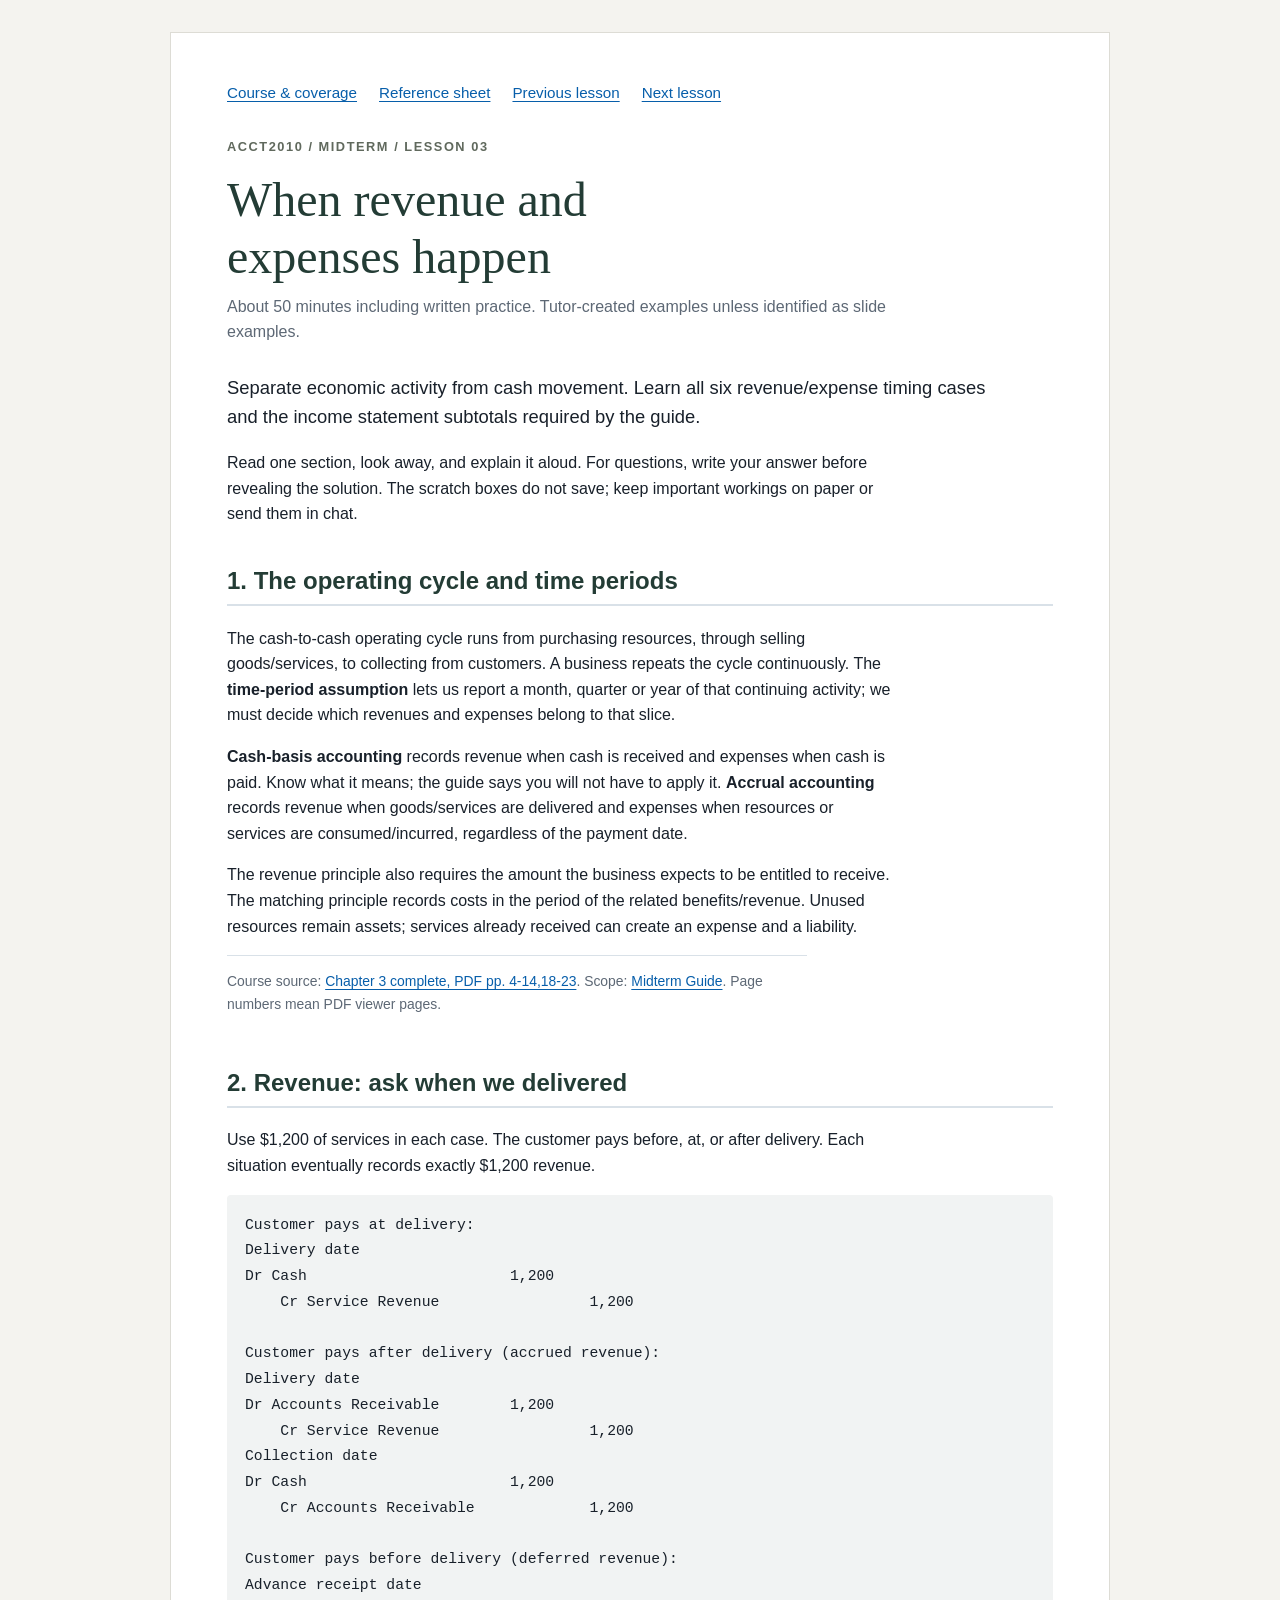
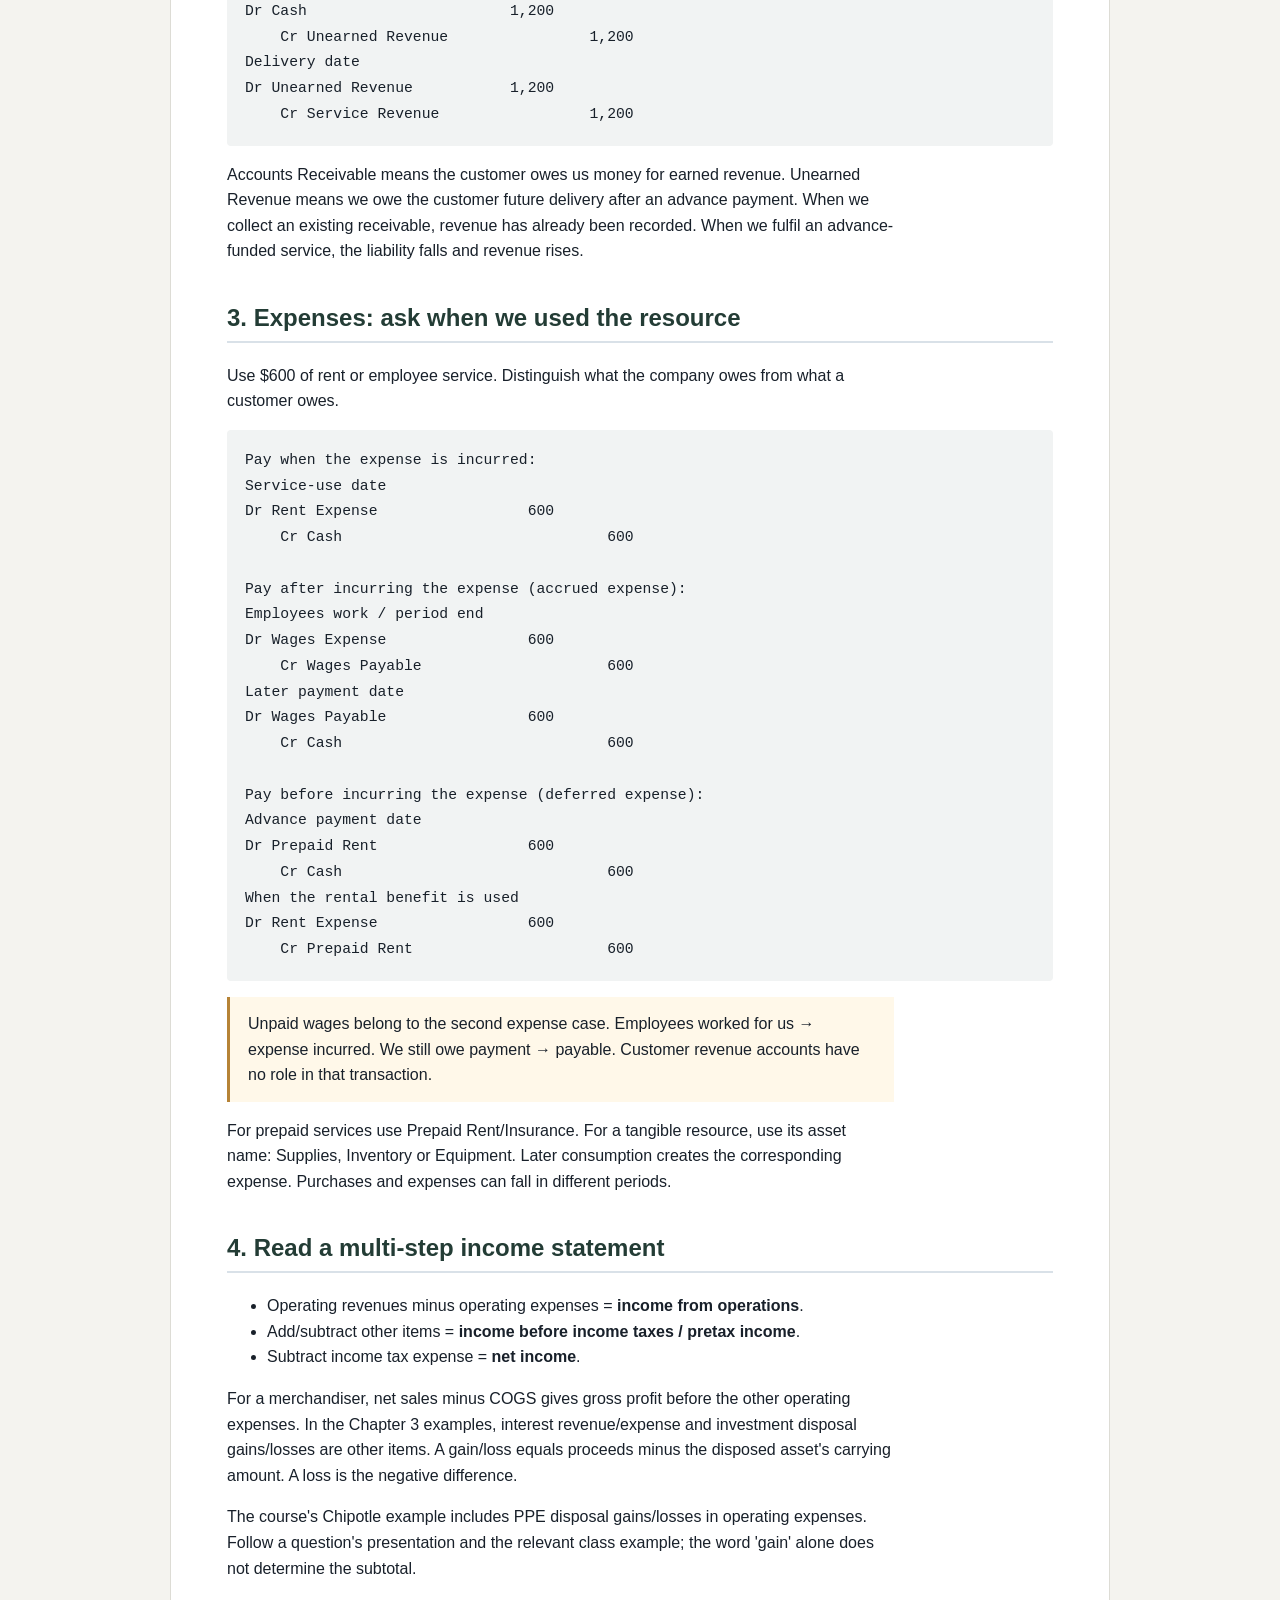
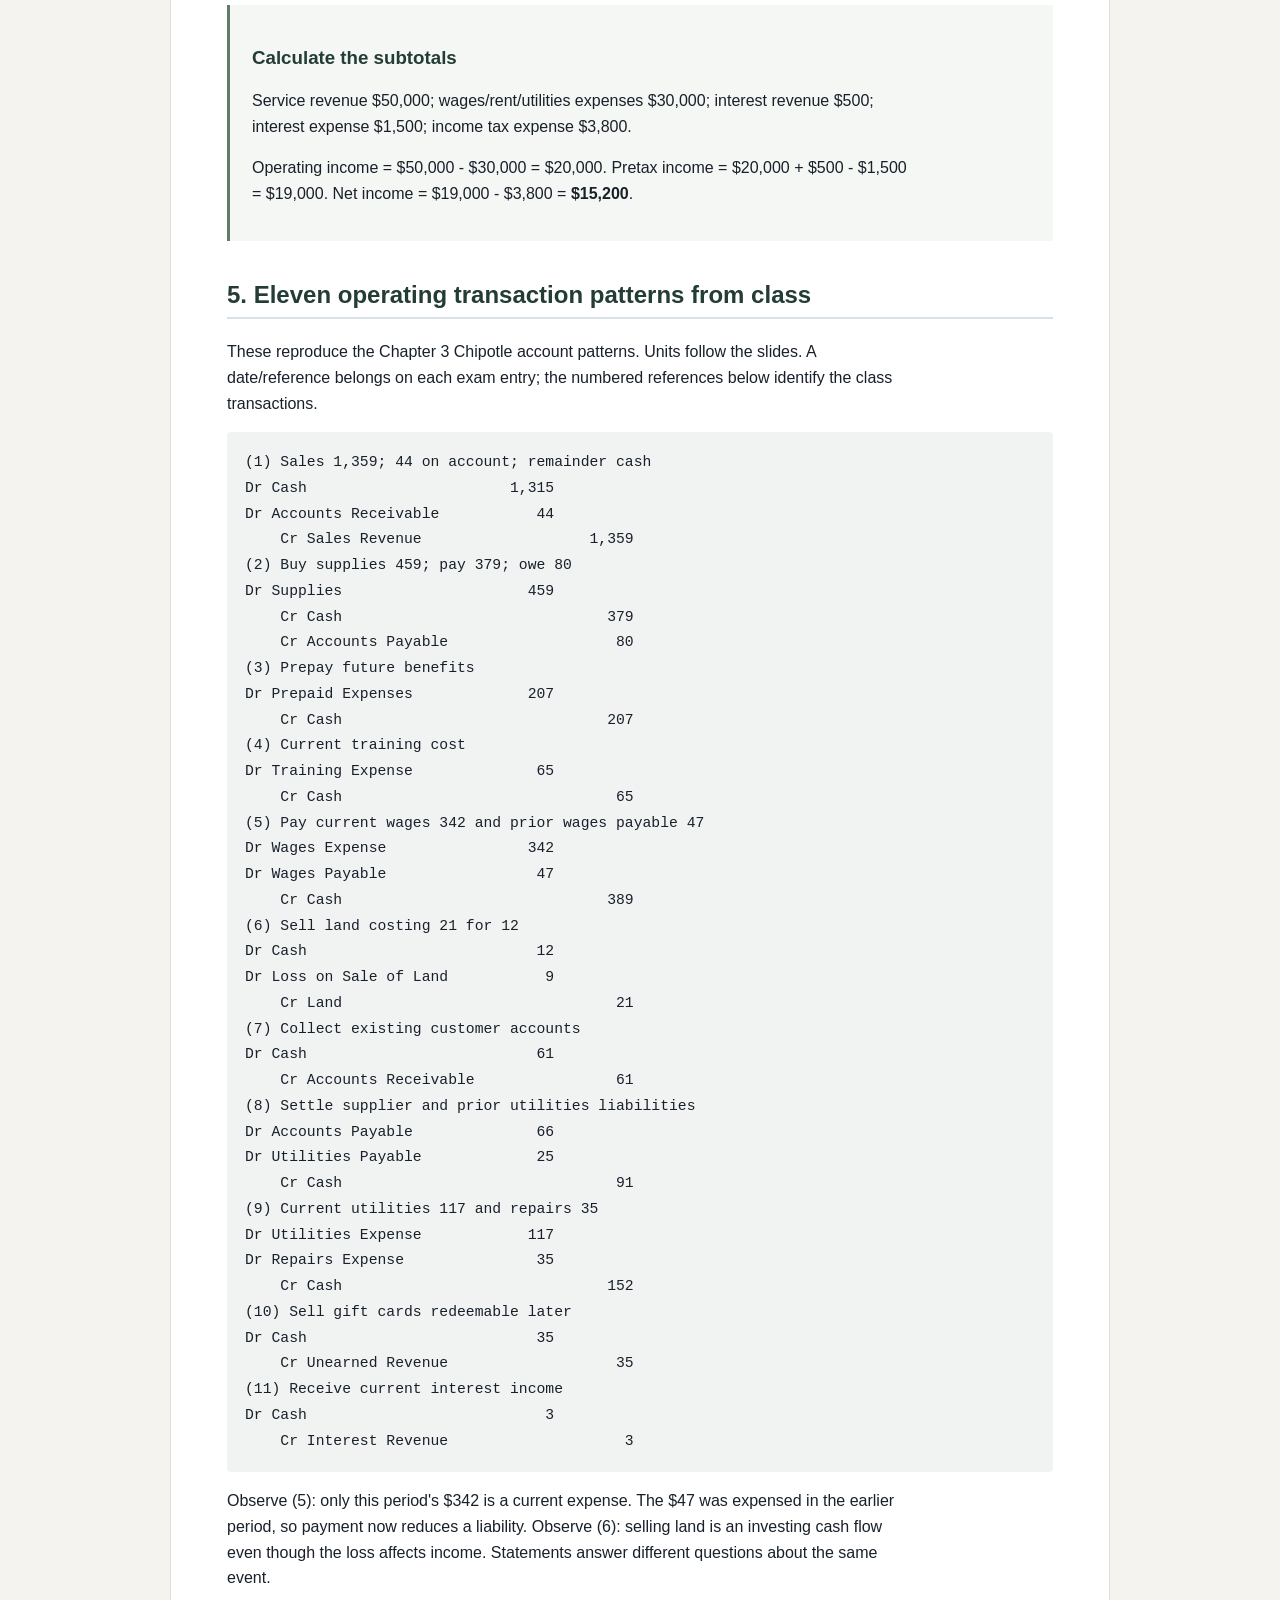
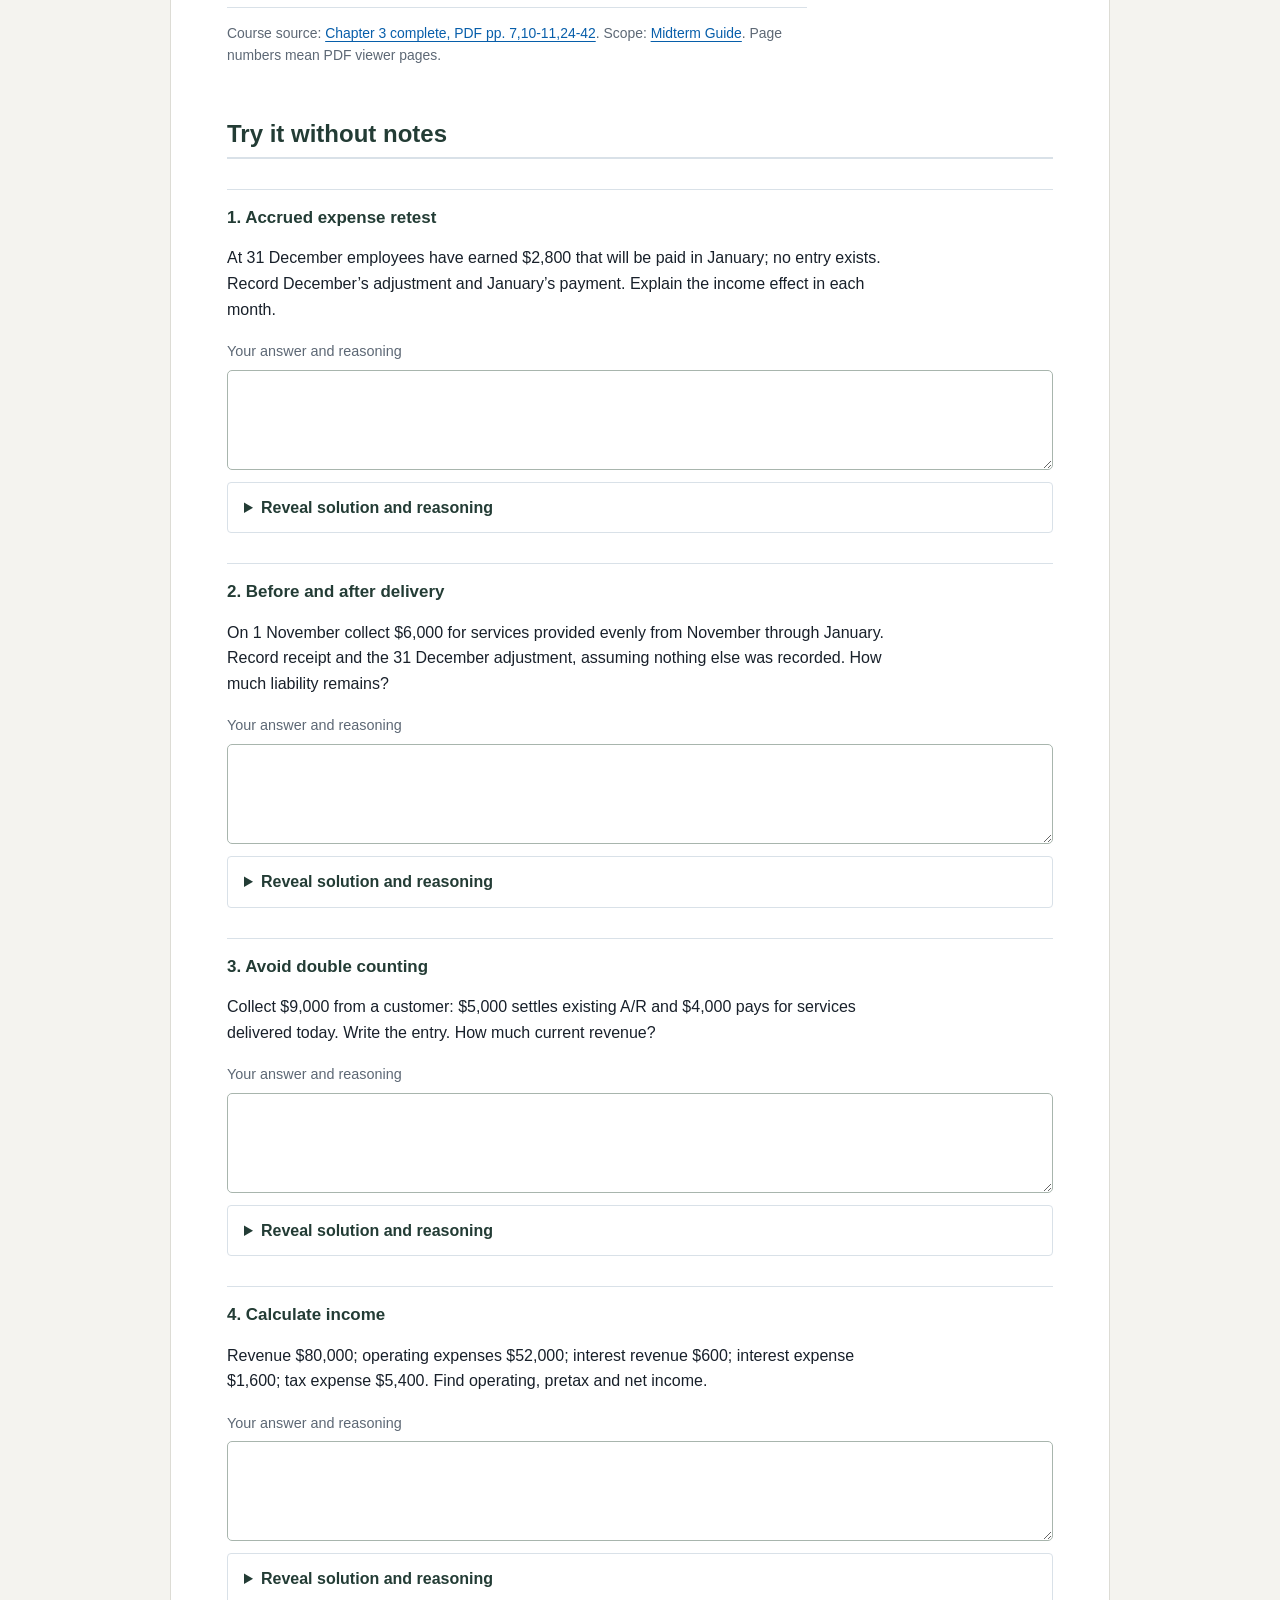
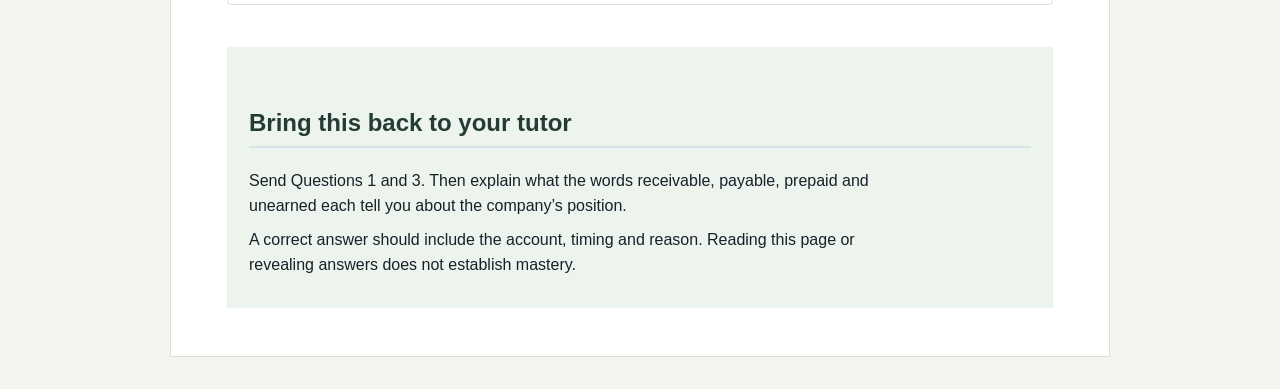
<file: lessons/0006-midterm-accrual-accounting.html>
<!doctype html><html lang="en"><head><meta charset="utf-8"><meta name="viewport" content="width=device-width,initial-scale=1"><title>When revenue and expenses happen | ACCT2010</title><link rel="stylesheet" href="../assets/style.css"><link rel="stylesheet" href="../assets/midterm.css"></head><body><main><nav aria-label="Course navigation"><a href="0003-midterm-course.html">Course & coverage</a><a href="../reference/midterm-reference.html">Reference sheet</a><a href="0005-midterm-journal-entries.html">Previous lesson</a><a href="0007-midterm-adjustments-closing.html">Next lesson</a></nav><p class="eyebrow">ACCT2010 / Midterm / Lesson 03</p><h1>When revenue and expenses happen</h1><p class="subtitle">About 50 minutes including written practice. Tutor-created examples unless identified as slide examples.</p><p class="intro">Separate economic activity from cash movement. Learn all six revenue/expense timing cases and the income statement subtotals required by the guide.</p><p>Read one section, look away, and explain it aloud. For questions, write your answer before revealing the solution. The scratch boxes do not save; keep important workings on paper or send them in chat.</p>
<h2 id="cycle">1. The operating cycle and time periods</h2>
<p>The cash-to-cash operating cycle runs from purchasing resources, through selling goods/services, to collecting from customers. A business repeats the cycle continuously. The <strong>time-period assumption</strong> lets us report a month, quarter or year of that continuing activity; we must decide which revenues and expenses belong to that slice.</p>
<p><strong>Cash-basis accounting</strong> records revenue when cash is received and expenses when cash is paid. Know what it means; the guide says you will not have to apply it. <strong>Accrual accounting</strong> records revenue when goods/services are delivered and expenses when resources or services are consumed/incurred, regardless of the payment date.</p>
<p>The revenue principle also requires the amount the business expects to be entitled to receive. The matching principle records costs in the period of the related benefits/revenue. Unused resources remain assets; services already received can create an expense and a liability.</p>
<p class="source">Course source: <a href="../sources.html#chapter-3">Chapter 3 complete, PDF pp. 4-14,18-23</a>. Scope: <a href="../sources.html#exam-guide">Midterm Guide</a>. Page numbers mean PDF viewer pages.</p>
<h2 id="revenue">2. Revenue: ask when we delivered</h2>
<p>Use $1,200 of services in each case. The customer pays before, at, or after delivery. Each situation eventually records exactly $1,200 revenue.</p>
<pre><code>Customer pays at delivery:
Delivery date
Dr Cash                       1,200
    Cr Service Revenue                 1,200

Customer pays after delivery (accrued revenue):
Delivery date
Dr Accounts Receivable        1,200
    Cr Service Revenue                 1,200
Collection date
Dr Cash                       1,200
    Cr Accounts Receivable             1,200

Customer pays before delivery (deferred revenue):
Advance receipt date
Dr Cash                       1,200
    Cr Unearned Revenue                1,200
Delivery date
Dr Unearned Revenue           1,200
    Cr Service Revenue                 1,200</code></pre>
<p>Accounts Receivable means the customer owes us money for earned revenue. Unearned Revenue means we owe the customer future delivery after an advance payment. When we collect an existing receivable, revenue has already been recorded. When we fulfil an advance-funded service, the liability falls and revenue rises.</p>
<h2 id="expense">3. Expenses: ask when we used the resource</h2>
<p>Use $600 of rent or employee service. Distinguish what the company owes from what a customer owes.</p>
<pre><code>Pay when the expense is incurred:
Service-use date
Dr Rent Expense                 600
    Cr Cash                              600

Pay after incurring the expense (accrued expense):
Employees work / period end
Dr Wages Expense                600
    Cr Wages Payable                     600
Later payment date
Dr Wages Payable                600
    Cr Cash                              600

Pay before incurring the expense (deferred expense):
Advance payment date
Dr Prepaid Rent                 600
    Cr Cash                              600
When the rental benefit is used
Dr Rent Expense                 600
    Cr Prepaid Rent                      600</code></pre>
<p class="trap">Unpaid wages belong to the second expense case. Employees worked for us → expense incurred. We still owe payment → payable. Customer revenue accounts have no role in that transaction.</p>
<p>For prepaid services use Prepaid Rent/Insurance. For a tangible resource, use its asset name: Supplies, Inventory or Equipment. Later consumption creates the corresponding expense. Purchases and expenses can fall in different periods.</p>
<h2 id="income">4. Read a multi-step income statement</h2>
<ul><li>Operating revenues minus operating expenses = <strong>income from operations</strong>.</li><li>Add/subtract other items = <strong>income before income taxes / pretax income</strong>.</li><li>Subtract income tax expense = <strong>net income</strong>.</li></ul>
<p>For a merchandiser, net sales minus COGS gives gross profit before the other operating expenses. In the Chapter 3 examples, interest revenue/expense and investment disposal gains/losses are other items. A gain/loss equals proceeds minus the disposed asset's carrying amount. A loss is the negative difference.</p>
<p>The course's Chipotle example includes PPE disposal gains/losses in operating expenses. Follow a question's presentation and the relevant class example; the word 'gain' alone does not determine the subtotal.</p>
<aside class="worked"><h3>Calculate the subtotals</h3><p>Service revenue $50,000; wages/rent/utilities expenses $30,000; interest revenue $500; interest expense $1,500; income tax expense $3,800.</p><p>Operating income = $50,000 - $30,000 = $20,000. Pretax income = $20,000 + $500 - $1,500 = $19,000. Net income = $19,000 - $3,800 = <strong>$15,200</strong>.</p></aside>
<h2 id="class-patterns">5. Eleven operating transaction patterns from class</h2>
<p>These reproduce the Chapter 3 Chipotle account patterns. Units follow the slides. A date/reference belongs on each exam entry; the numbered references below identify the class transactions.</p>
<pre><code>(1) Sales 1,359; 44 on account; remainder cash
Dr Cash                       1,315
Dr Accounts Receivable           44
    Cr Sales Revenue                   1,359
(2) Buy supplies 459; pay 379; owe 80
Dr Supplies                     459
    Cr Cash                              379
    Cr Accounts Payable                   80
(3) Prepay future benefits
Dr Prepaid Expenses             207
    Cr Cash                              207
(4) Current training cost
Dr Training Expense              65
    Cr Cash                               65
(5) Pay current wages 342 and prior wages payable 47
Dr Wages Expense                342
Dr Wages Payable                 47
    Cr Cash                              389
(6) Sell land costing 21 for 12
Dr Cash                          12
Dr Loss on Sale of Land           9
    Cr Land                               21
(7) Collect existing customer accounts
Dr Cash                          61
    Cr Accounts Receivable                61
(8) Settle supplier and prior utilities liabilities
Dr Accounts Payable              66
Dr Utilities Payable             25
    Cr Cash                               91
(9) Current utilities 117 and repairs 35
Dr Utilities Expense            117
Dr Repairs Expense               35
    Cr Cash                              152
(10) Sell gift cards redeemable later
Dr Cash                          35
    Cr Unearned Revenue                   35
(11) Receive current interest income
Dr Cash                           3
    Cr Interest Revenue                    3</code></pre>
<p>Observe (5): only this period's $342 is a current expense. The $47 was expensed in the earlier period, so payment now reduces a liability. Observe (6): selling land is an investing cash flow even though the loss affects income. Statements answer different questions about the same event.</p>
<p class="source">Course source: <a href="../sources.html#chapter-3">Chapter 3 complete, PDF pp. 7,10-11,24-42</a>. Scope: <a href="../sources.html#exam-guide">Midterm Guide</a>. Page numbers mean PDF viewer pages.</p><h2 id="practice">Try it without notes</h2><section class="question"><h3>1. Accrued expense retest</h3><p>At 31 December employees have earned $2,800 that will be paid in January; no entry exists. Record December’s adjustment and January’s payment. Explain the income effect in each month.</p><label for="q3-1">Your answer and reasoning</label><textarea id="q3-1" spellcheck="false"></textarea><details><summary>Reveal solution and reasoning</summary><pre><code>Dec 31
Dr Wages Expense              2,800
    Cr Wages Payable                   2,800
January payment date
Dr Wages Payable              2,800
    Cr Cash                            2,800</code></pre><p>December income decreases $2,800. January settlement creates no new wage expense.</p></details></section><section class="question"><h3>2. Before and after delivery</h3><p>On 1 November collect $6,000 for services provided evenly from November through January. Record receipt and the 31 December adjustment, assuming nothing else was recorded. How much liability remains?</p><label for="q3-2">Your answer and reasoning</label><textarea id="q3-2" spellcheck="false"></textarea><details><summary>Reveal solution and reasoning</summary><pre><code>Nov 1
Dr Cash                       6,000
    Cr Unearned Revenue                6,000
Dec 31
Dr Unearned Revenue           4,000
    Cr Service Revenue                 4,000</code></pre><p>Two months earned at $2,000/month. Remaining liability $2,000.</p></details></section><section class="question"><h3>3. Avoid double counting</h3><p>Collect $9,000 from a customer: $5,000 settles existing A/R and $4,000 pays for services delivered today. Write the entry. How much current revenue?</p><label for="q3-3">Your answer and reasoning</label><textarea id="q3-3" spellcheck="false"></textarea><details><summary>Reveal solution and reasoning</summary><pre><code>Collection / service date
Dr Cash                       9,000
    Cr Accounts Receivable             5,000
    Cr Service Revenue                 4,000</code></pre><p>Current revenue $4,000; the earlier $5,000 revenue was already recognized.</p></details></section><section class="question"><h3>4. Calculate income</h3><p>Revenue $80,000; operating expenses $52,000; interest revenue $600; interest expense $1,600; tax expense $5,400. Find operating, pretax and net income.</p><label for="q3-4">Your answer and reasoning</label><textarea id="q3-4" spellcheck="false"></textarea><details><summary>Reveal solution and reasoning</summary><p>Operating $28,000; pretax $27,000; net income $21,600. Tax follows pretax income.</p></details></section><aside class="finish"><h2>Bring this back to your tutor</h2><p>Send Questions 1 and 3. Then explain what the words receivable, payable, prepaid and unearned each tell you about the company’s position.</p><p>A correct answer should include the account, timing and reason. Reading this page or revealing answers does not establish mastery.</p></aside></main></body></html>
</file>
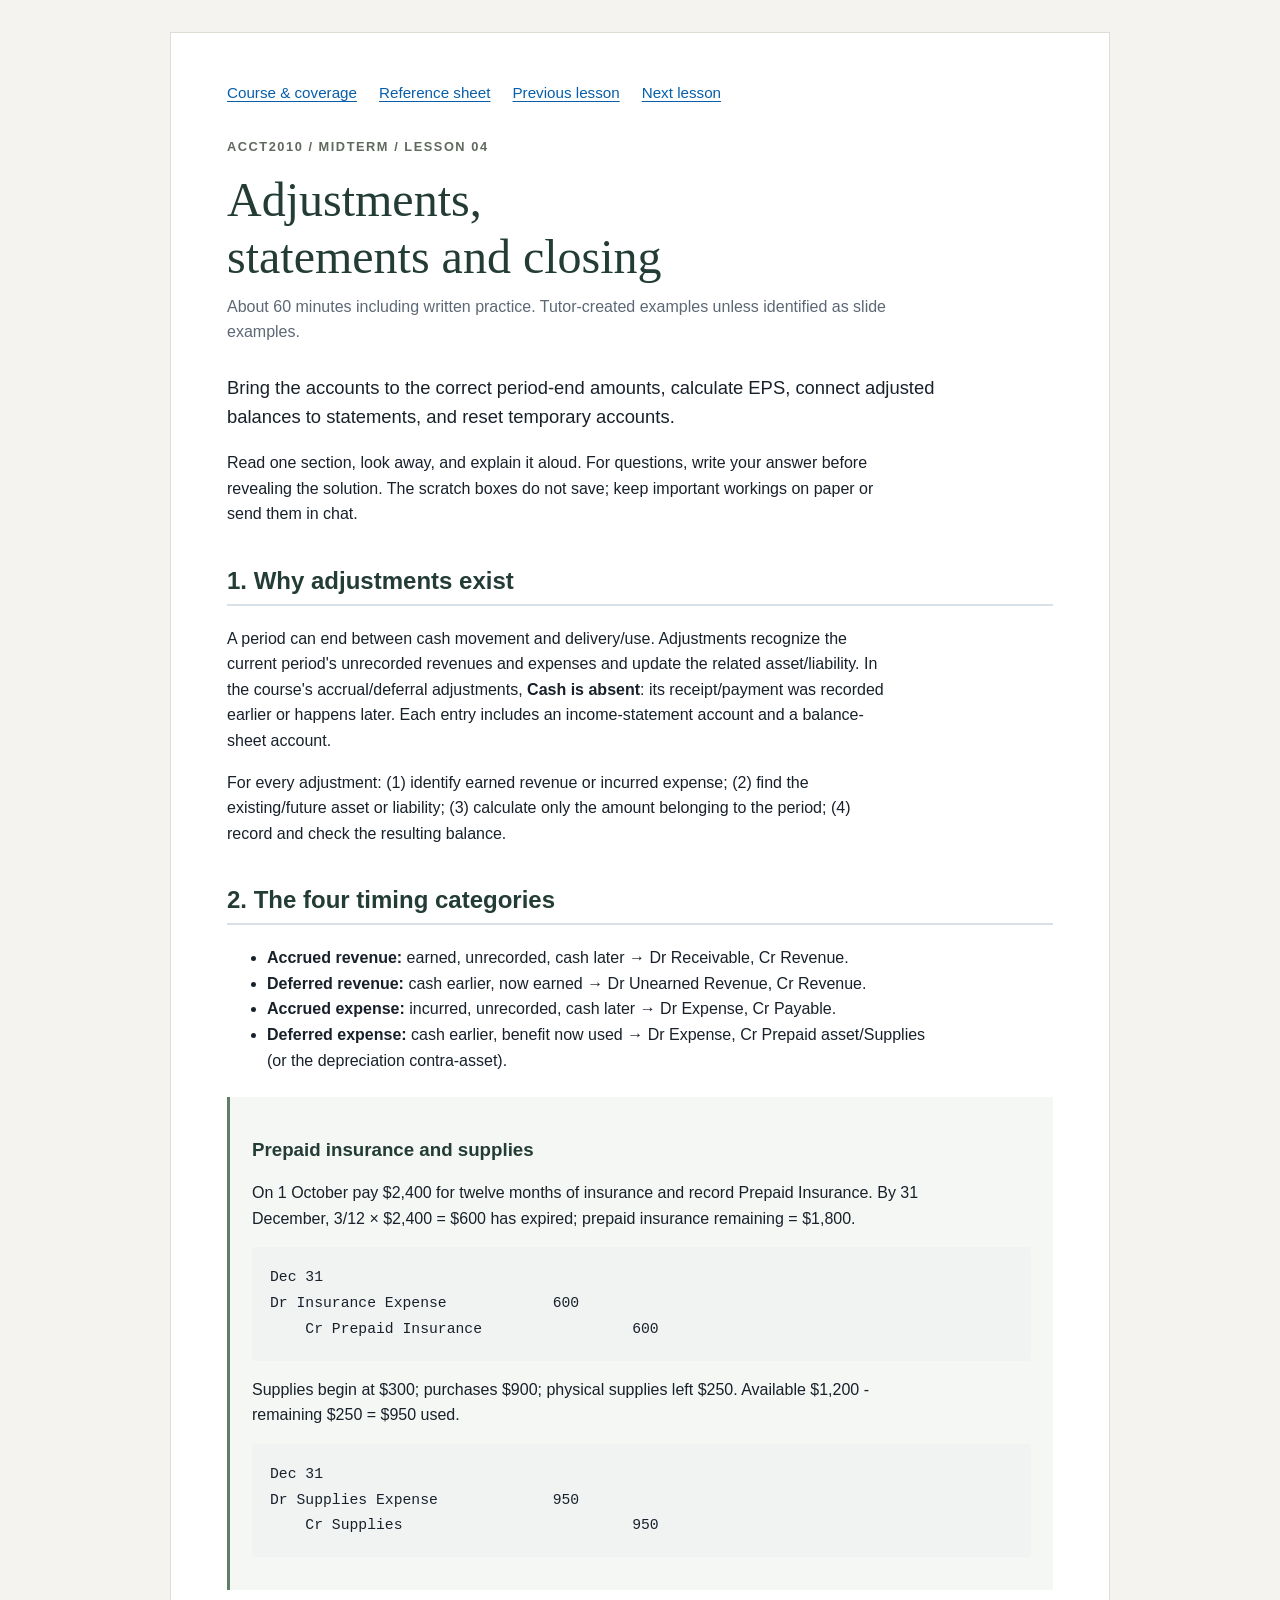
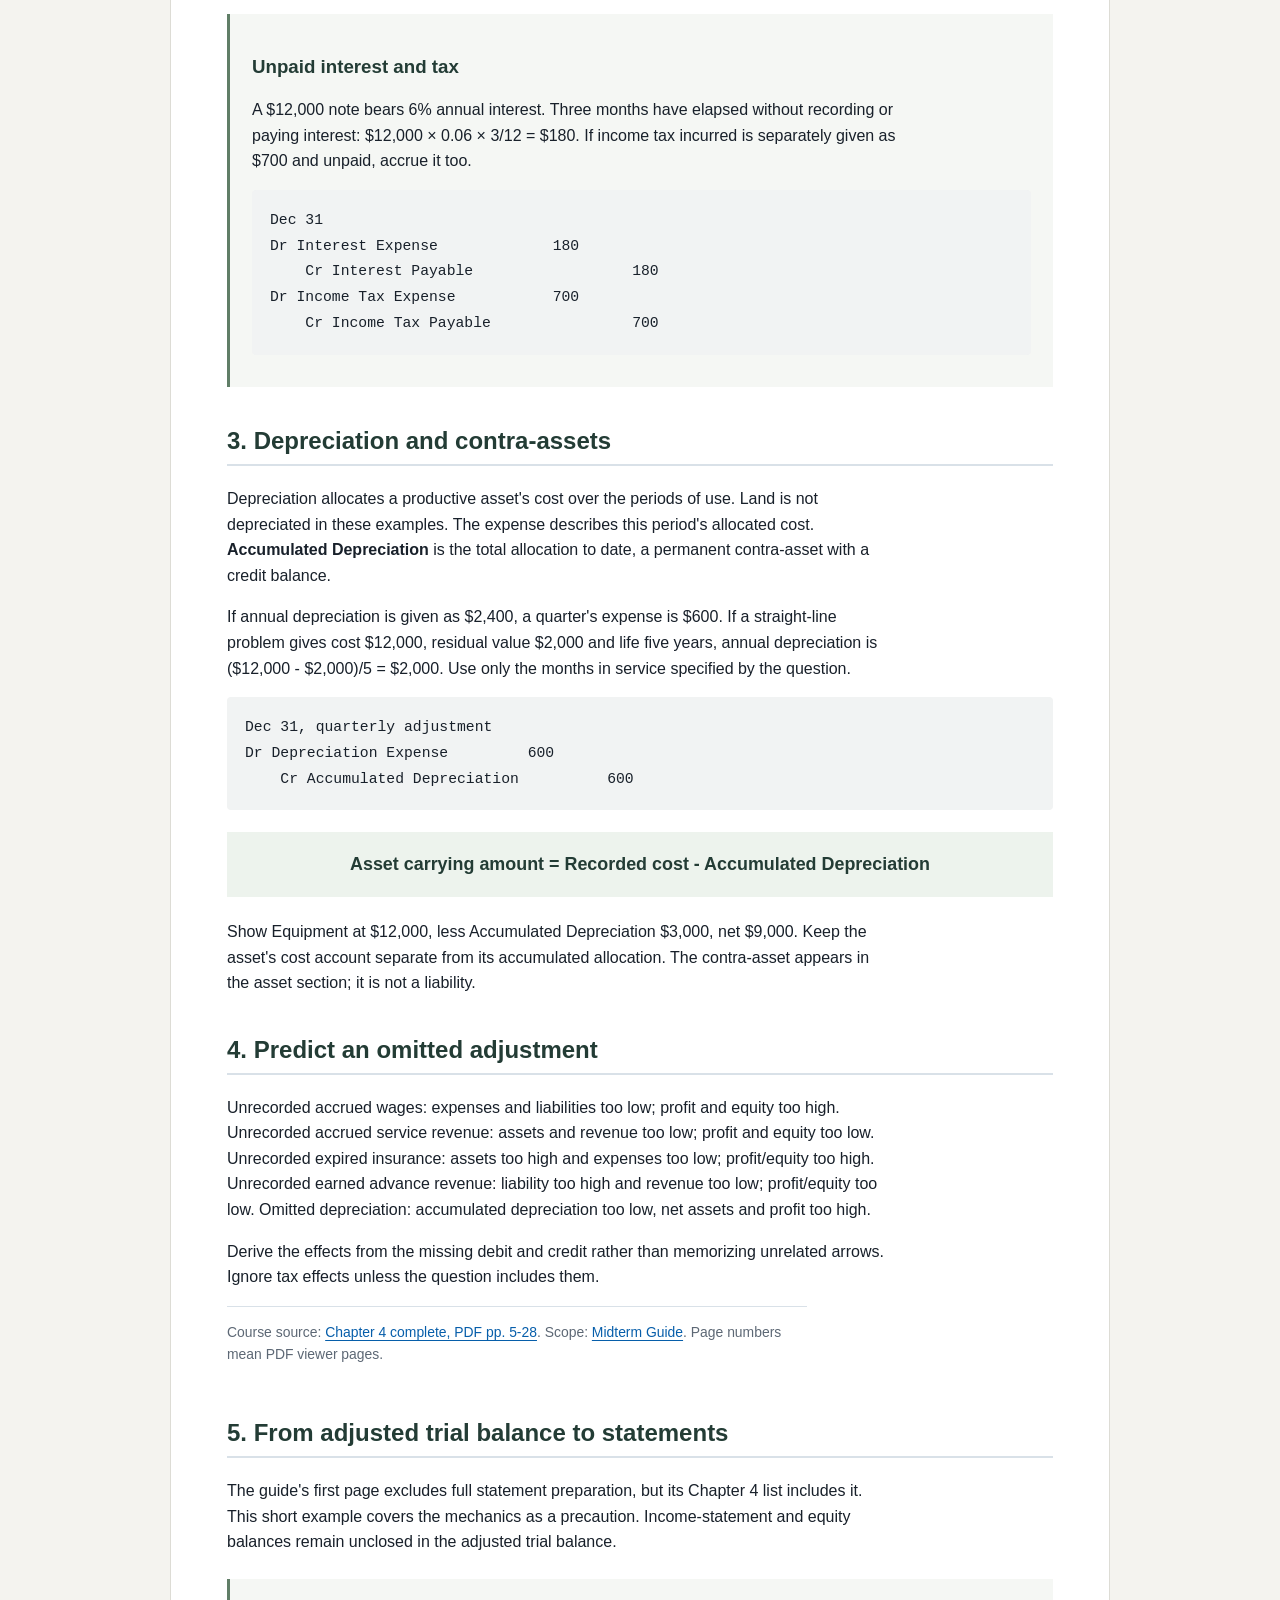
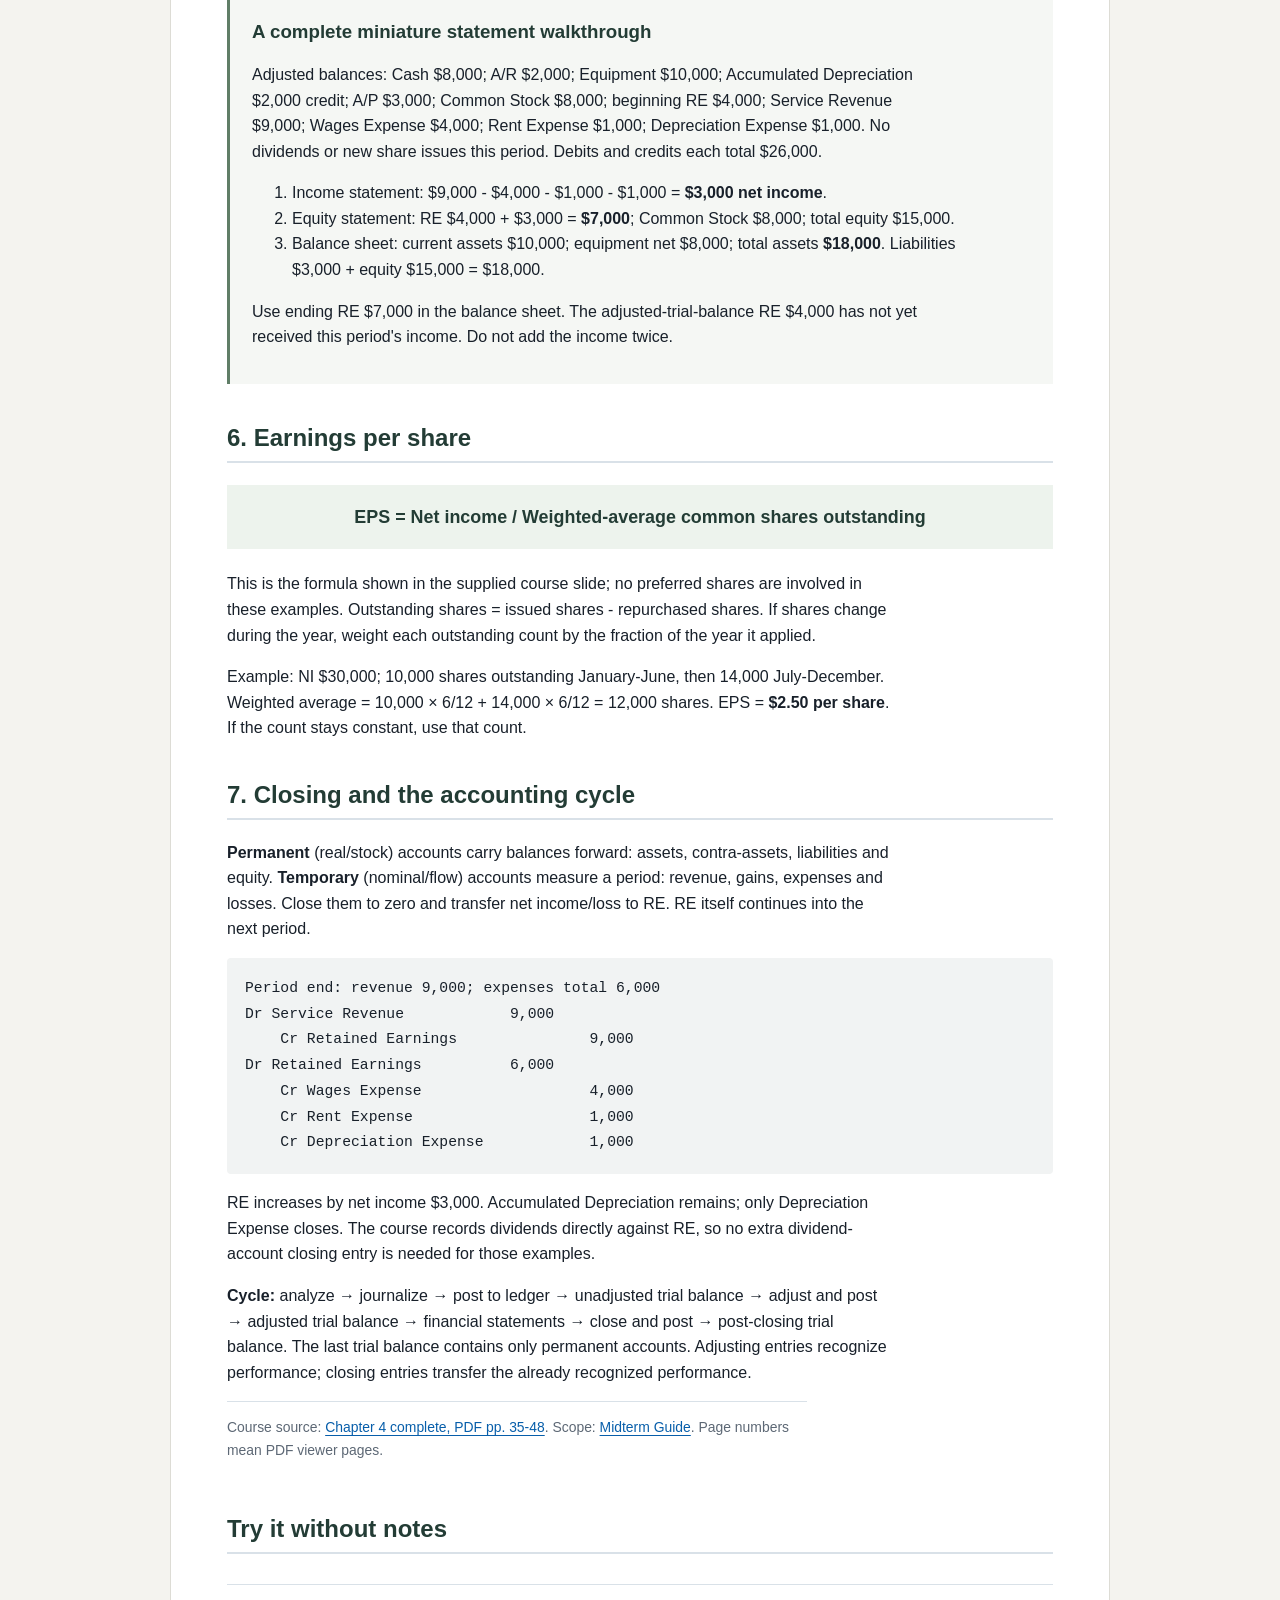
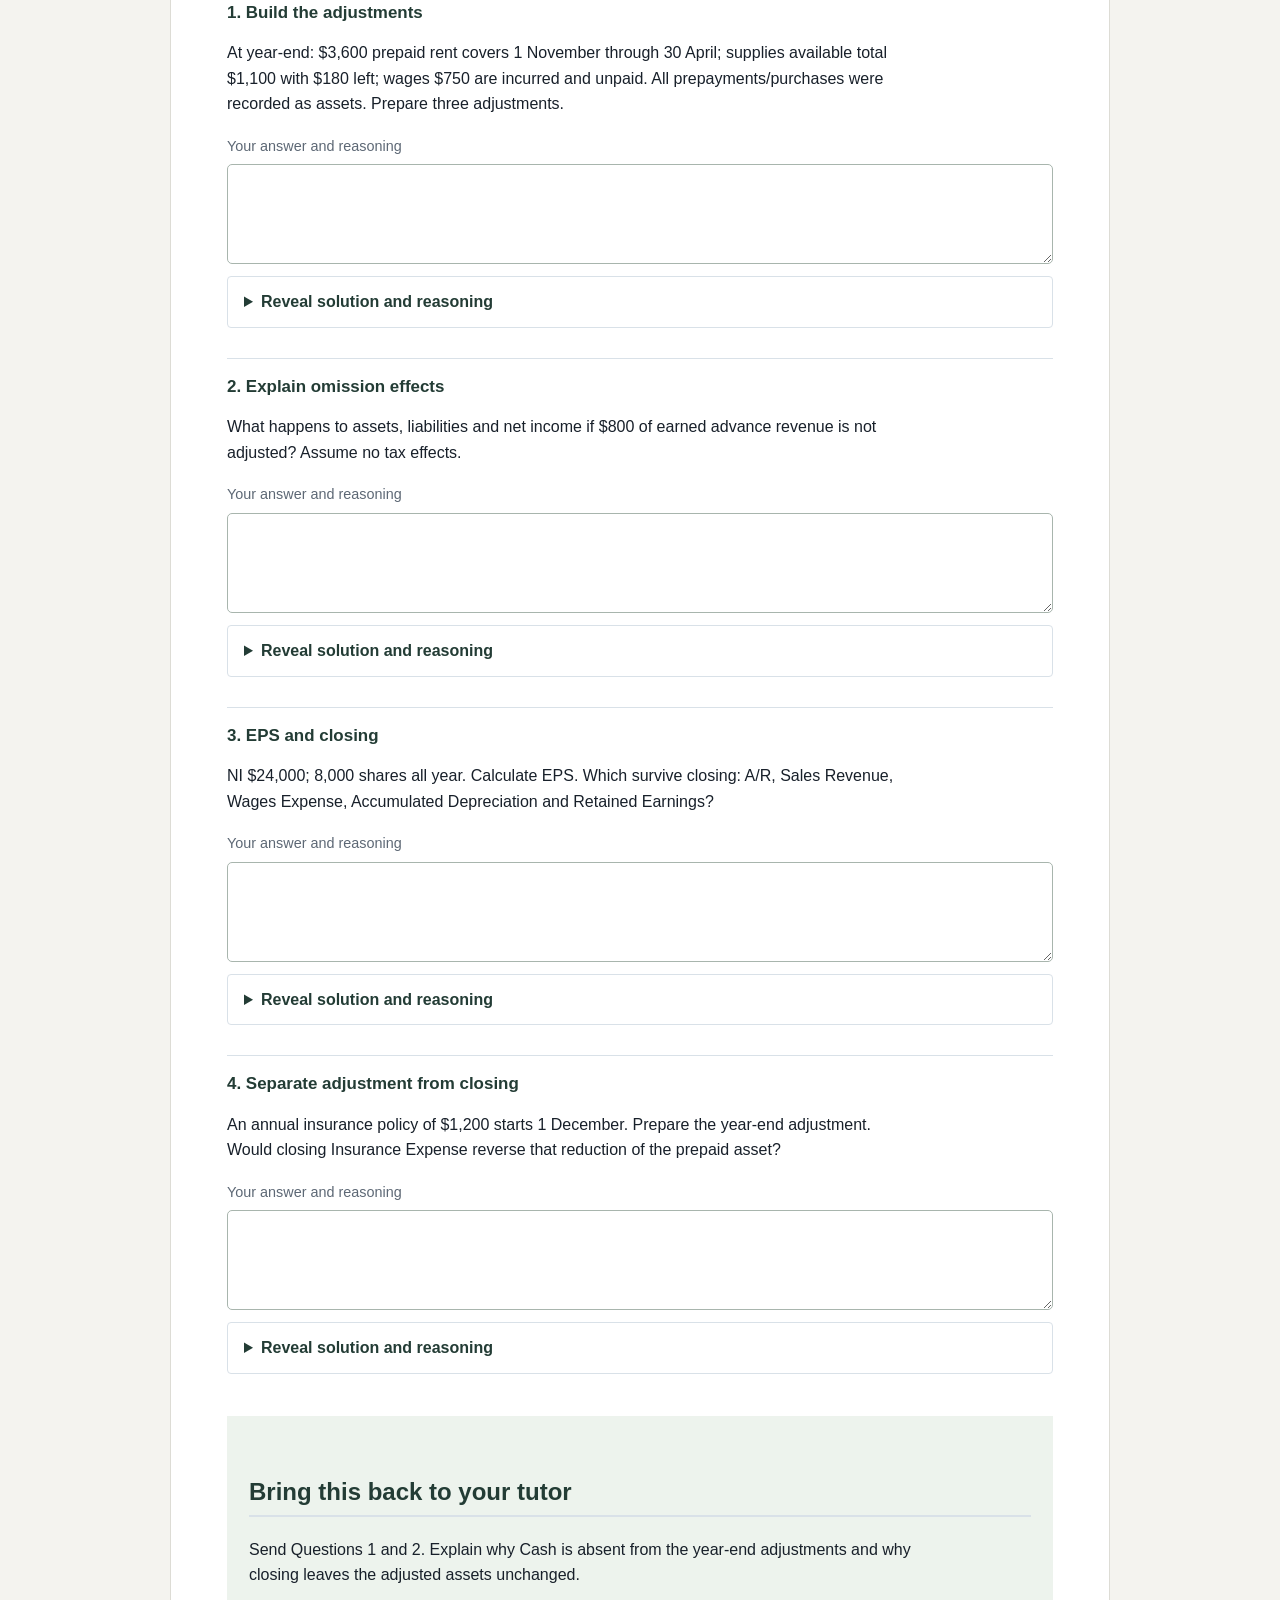
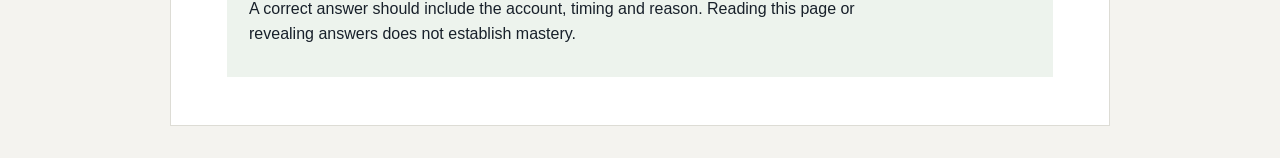
<file: lessons/0007-midterm-adjustments-closing.html>
<!doctype html><html lang="en"><head><meta charset="utf-8"><meta name="viewport" content="width=device-width,initial-scale=1"><title>Adjustments, statements and closing | ACCT2010</title><link rel="stylesheet" href="../assets/style.css"><link rel="stylesheet" href="../assets/midterm.css"></head><body><main><nav aria-label="Course navigation"><a href="0003-midterm-course.html">Course & coverage</a><a href="../reference/midterm-reference.html">Reference sheet</a><a href="0006-midterm-accrual-accounting.html">Previous lesson</a><a href="0008-midterm-sales.html">Next lesson</a></nav><p class="eyebrow">ACCT2010 / Midterm / Lesson 04</p><h1>Adjustments, statements and closing</h1><p class="subtitle">About 60 minutes including written practice. Tutor-created examples unless identified as slide examples.</p><p class="intro">Bring the accounts to the correct period-end amounts, calculate EPS, connect adjusted balances to statements, and reset temporary accounts.</p><p>Read one section, look away, and explain it aloud. For questions, write your answer before revealing the solution. The scratch boxes do not save; keep important workings on paper or send them in chat.</p>
<h2 id="adjust">1. Why adjustments exist</h2>
<p>A period can end between cash movement and delivery/use. Adjustments recognize the current period's unrecorded revenues and expenses and update the related asset/liability. In the course's accrual/deferral adjustments, <strong>Cash is absent</strong>: its receipt/payment was recorded earlier or happens later. Each entry includes an income-statement account and a balance-sheet account.</p>
<p>For every adjustment: (1) identify earned revenue or incurred expense; (2) find the existing/future asset or liability; (3) calculate only the amount belonging to the period; (4) record and check the resulting balance.</p>
<h2 id="four">2. The four timing categories</h2>
<ul><li><strong>Accrued revenue:</strong> earned, unrecorded, cash later → Dr Receivable, Cr Revenue.</li><li><strong>Deferred revenue:</strong> cash earlier, now earned → Dr Unearned Revenue, Cr Revenue.</li><li><strong>Accrued expense:</strong> incurred, unrecorded, cash later → Dr Expense, Cr Payable.</li><li><strong>Deferred expense:</strong> cash earlier, benefit now used → Dr Expense, Cr Prepaid asset/Supplies (or the depreciation contra-asset).</li></ul>
<aside class="worked"><h3>Prepaid insurance and supplies</h3><p>On 1 October pay $2,400 for twelve months of insurance and record Prepaid Insurance. By 31 December, 3/12 × $2,400 = $600 has expired; prepaid insurance remaining = $1,800.</p><pre><code>Dec 31
Dr Insurance Expense            600
    Cr Prepaid Insurance                 600</code></pre><p>Supplies begin at $300; purchases $900; physical supplies left $250. Available $1,200 - remaining $250 = $950 used.</p><pre><code>Dec 31
Dr Supplies Expense             950
    Cr Supplies                          950</code></pre></aside><aside class="worked"><h3>Unpaid interest and tax</h3><p>A $12,000 note bears 6% annual interest. Three months have elapsed without recording or paying interest: $12,000 × 0.06 × 3/12 = $180. If income tax incurred is separately given as $700 and unpaid, accrue it too.</p><pre><code>Dec 31
Dr Interest Expense             180
    Cr Interest Payable                  180
Dr Income Tax Expense           700
    Cr Income Tax Payable                700</code></pre></aside>
<h2 id="depreciation">3. Depreciation and contra-assets</h2>
<p>Depreciation allocates a productive asset's cost over the periods of use. Land is not depreciated in these examples. The expense describes this period's allocated cost. <strong>Accumulated Depreciation</strong> is the total allocation to date, a permanent contra-asset with a credit balance.</p>
<p>If annual depreciation is given as $2,400, a quarter's expense is $600. If a straight-line problem gives cost $12,000, residual value $2,000 and life five years, annual depreciation is ($12,000 - $2,000)/5 = $2,000. Use only the months in service specified by the question.</p>
<pre><code>Dec 31, quarterly adjustment
Dr Depreciation Expense         600
    Cr Accumulated Depreciation          600</code></pre>
<div class="equation">Asset carrying amount = Recorded cost - Accumulated Depreciation</div>
<p>Show Equipment at $12,000, less Accumulated Depreciation $3,000, net $9,000. Keep the asset's cost account separate from its accumulated allocation. The contra-asset appears in the asset section; it is not a liability.</p>
<h2 id="errors">4. Predict an omitted adjustment</h2>
<p>Unrecorded accrued wages: expenses and liabilities too low; profit and equity too high. Unrecorded accrued service revenue: assets and revenue too low; profit and equity too low. Unrecorded expired insurance: assets too high and expenses too low; profit/equity too high. Unrecorded earned advance revenue: liability too high and revenue too low; profit/equity too low. Omitted depreciation: accumulated depreciation too low, net assets and profit too high.</p>
<p>Derive the effects from the missing debit and credit rather than memorizing unrelated arrows. Ignore tax effects unless the question includes them.</p>
<p class="source">Course source: <a href="../sources.html#chapter-4">Chapter 4 complete, PDF pp. 5-28</a>. Scope: <a href="../sources.html#exam-guide">Midterm Guide</a>. Page numbers mean PDF viewer pages.</p>
<h2 id="statements">5. From adjusted trial balance to statements</h2>
<p>The guide's first page excludes full statement preparation, but its Chapter 4 list includes it. This short example covers the mechanics as a precaution. Income-statement and equity balances remain unclosed in the adjusted trial balance.</p>
<aside class="worked"><h3>A complete miniature statement walkthrough</h3>
<p>Adjusted balances: Cash $8,000; A/R $2,000; Equipment $10,000; Accumulated Depreciation $2,000 credit; A/P $3,000; Common Stock $8,000; beginning RE $4,000; Service Revenue $9,000; Wages Expense $4,000; Rent Expense $1,000; Depreciation Expense $1,000. No dividends or new share issues this period. Debits and credits each total $26,000.</p>
<ol><li>Income statement: $9,000 - $4,000 - $1,000 - $1,000 = <strong>$3,000 net income</strong>.</li><li>Equity statement: RE $4,000 + $3,000 = <strong>$7,000</strong>; Common Stock $8,000; total equity $15,000.</li><li>Balance sheet: current assets $10,000; equipment net $8,000; total assets <strong>$18,000</strong>. Liabilities $3,000 + equity $15,000 = $18,000.</li></ol>
<p>Use ending RE $7,000 in the balance sheet. The adjusted-trial-balance RE $4,000 has not yet received this period's income. Do not add the income twice.</p></aside>
<h2 id="eps">6. Earnings per share</h2>
<div class="equation">EPS = Net income / Weighted-average common shares outstanding</div>
<p>This is the formula shown in the supplied course slide; no preferred shares are involved in these examples. Outstanding shares = issued shares - repurchased shares. If shares change during the year, weight each outstanding count by the fraction of the year it applied.</p>
<p>Example: NI $30,000; 10,000 shares outstanding January-June, then 14,000 July-December. Weighted average = 10,000 × 6/12 + 14,000 × 6/12 = 12,000 shares. EPS = <strong>$2.50 per share</strong>. If the count stays constant, use that count.</p>
<h2 id="closing">7. Closing and the accounting cycle</h2>
<p><strong>Permanent</strong> (real/stock) accounts carry balances forward: assets, contra-assets, liabilities and equity. <strong>Temporary</strong> (nominal/flow) accounts measure a period: revenue, gains, expenses and losses. Close them to zero and transfer net income/loss to RE. RE itself continues into the next period.</p>
<pre><code>Period end: revenue 9,000; expenses total 6,000
Dr Service Revenue            9,000
    Cr Retained Earnings               9,000
Dr Retained Earnings          6,000
    Cr Wages Expense                   4,000
    Cr Rent Expense                    1,000
    Cr Depreciation Expense            1,000</code></pre>
<p>RE increases by net income $3,000. Accumulated Depreciation remains; only Depreciation Expense closes. The course records dividends directly against RE, so no extra dividend-account closing entry is needed for those examples.</p>
<p><strong>Cycle:</strong> analyze → journalize → post to ledger → unadjusted trial balance → adjust and post → adjusted trial balance → financial statements → close and post → post-closing trial balance. The last trial balance contains only permanent accounts. Adjusting entries recognize performance; closing entries transfer the already recognized performance.</p>
<p class="source">Course source: <a href="../sources.html#chapter-4">Chapter 4 complete, PDF pp. 35-48</a>. Scope: <a href="../sources.html#exam-guide">Midterm Guide</a>. Page numbers mean PDF viewer pages.</p><h2 id="practice">Try it without notes</h2><section class="question"><h3>1. Build the adjustments</h3><p>At year-end: $3,600 prepaid rent covers 1 November through 30 April; supplies available total $1,100 with $180 left; wages $750 are incurred and unpaid. All prepayments/purchases were recorded as assets. Prepare three adjustments.</p><label for="q4-1">Your answer and reasoning</label><textarea id="q4-1" spellcheck="false"></textarea><details><summary>Reveal solution and reasoning</summary><pre><code>Dec 31
Dr Rent Expense               1,200
    Cr Prepaid Rent                    1,200
Dr Supplies Expense             920
    Cr Supplies                          920
Dr Wages Expense                750
    Cr Wages Payable                     750</code></pre><p>Rent: two of six months used. Supplies: available minus remaining. Wages: incurred now, cash later.</p></details></section><section class="question"><h3>2. Explain omission effects</h3><p>What happens to assets, liabilities and net income if $800 of earned advance revenue is not adjusted? Assume no tax effects.</p><label for="q4-2">Your answer and reasoning</label><textarea id="q4-2" spellcheck="false"></textarea><details><summary>Reveal solution and reasoning</summary><p>Missing entry: Dr Unearned Revenue 800, Cr Revenue 800. Assets unchanged; liabilities overstated 800; income and equity understated 800.</p></details></section><section class="question"><h3>3. EPS and closing</h3><p>NI $24,000; 8,000 shares all year. Calculate EPS. Which survive closing: A/R, Sales Revenue, Wages Expense, Accumulated Depreciation and Retained Earnings?</p><label for="q4-3">Your answer and reasoning</label><textarea id="q4-3" spellcheck="false"></textarea><details><summary>Reveal solution and reasoning</summary><p>EPS $3. A/R, Accumulated Depreciation and RE survive. Sales Revenue and Wages Expense reset to zero.</p></details></section><section class="question"><h3>4. Separate adjustment from closing</h3><p>An annual insurance policy of $1,200 starts 1 December. Prepare the year-end adjustment. Would closing Insurance Expense reverse that reduction of the prepaid asset?</p><label for="q4-4">Your answer and reasoning</label><textarea id="q4-4" spellcheck="false"></textarea><details><summary>Reveal solution and reasoning</summary><pre><code>Dec 31 adjustment
Dr Insurance Expense            100
    Cr Prepaid Insurance                 100
Dec 31 closing (this expense only)
Dr Retained Earnings            100
    Cr Insurance Expense                 100</code></pre><p>Prepaid Insurance remains $1,100. Closing transfers the expense to RE and leaves the adjusted asset intact.</p></details></section><aside class="finish"><h2>Bring this back to your tutor</h2><p>Send Questions 1 and 2. Explain why Cash is absent from the year-end adjustments and why closing leaves the adjusted assets unchanged.</p><p>A correct answer should include the account, timing and reason. Reading this page or revealing answers does not establish mastery.</p></aside></main></body></html>
</file>
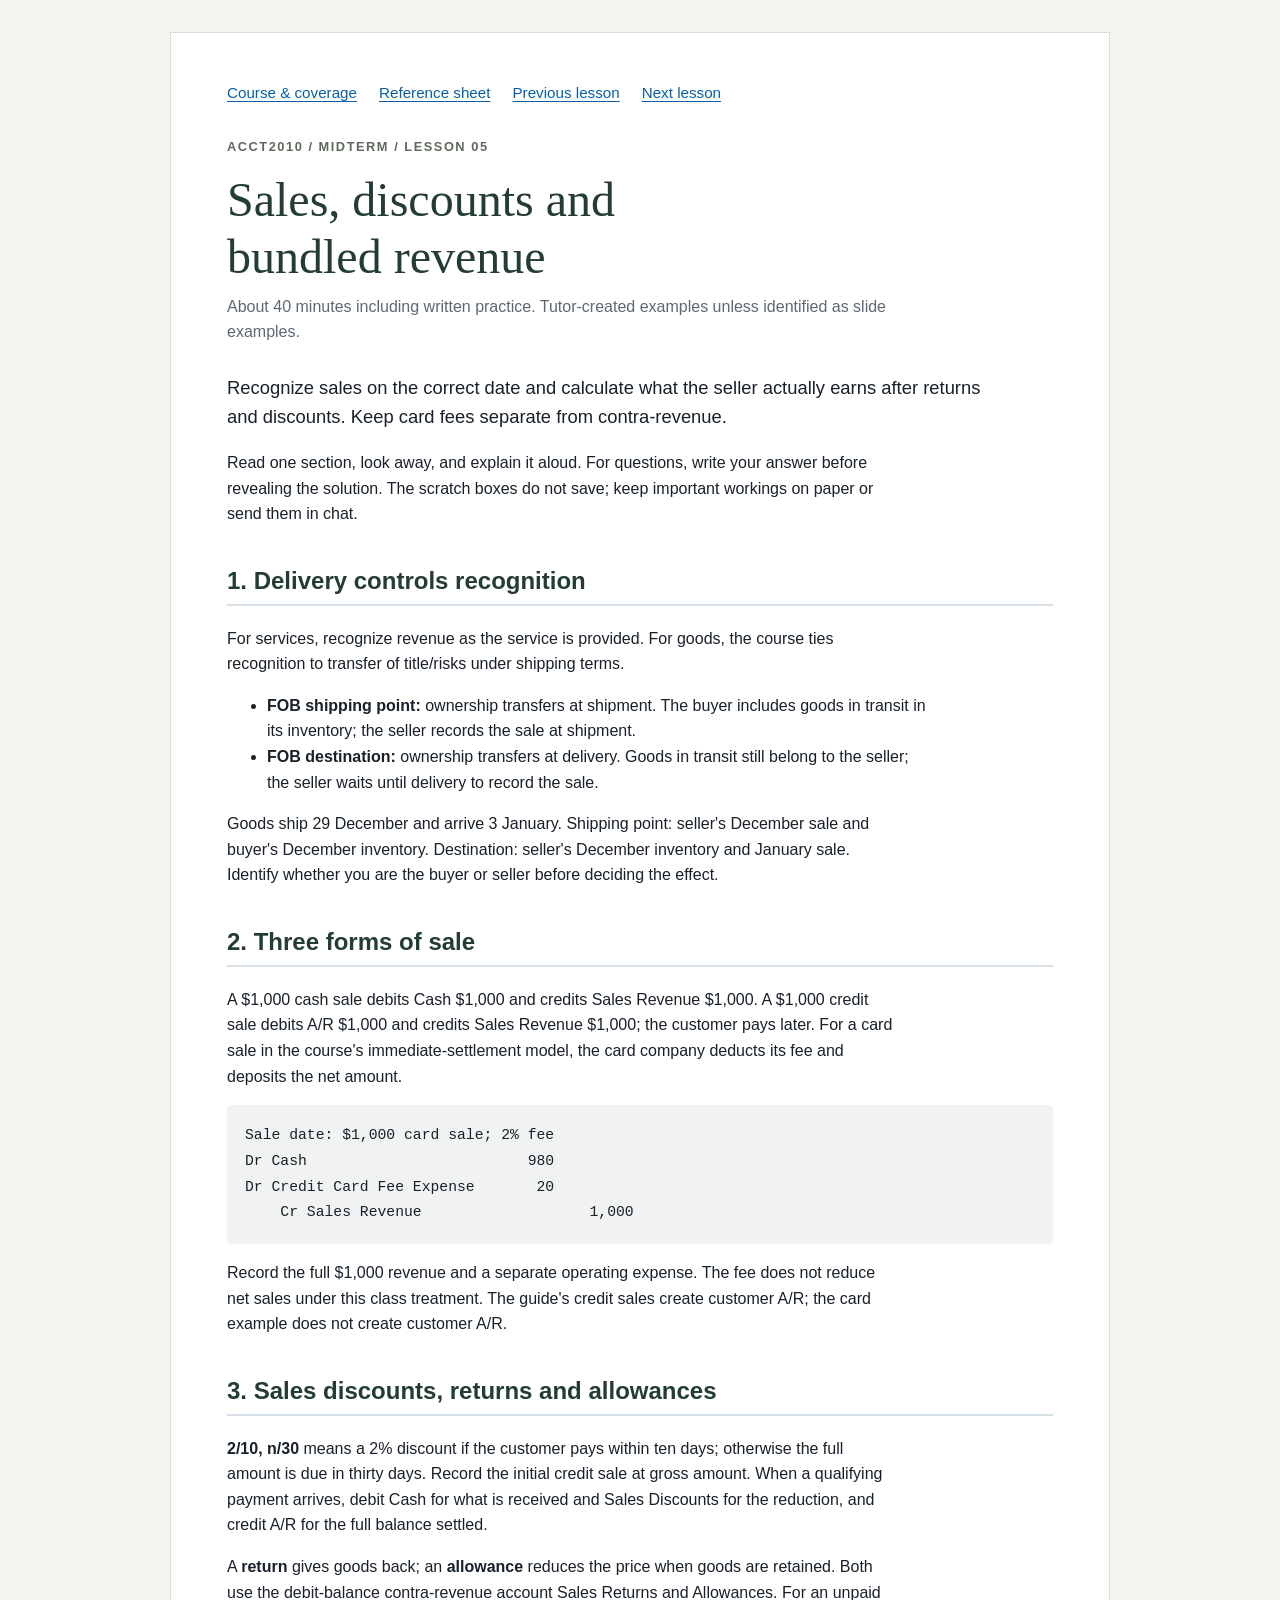
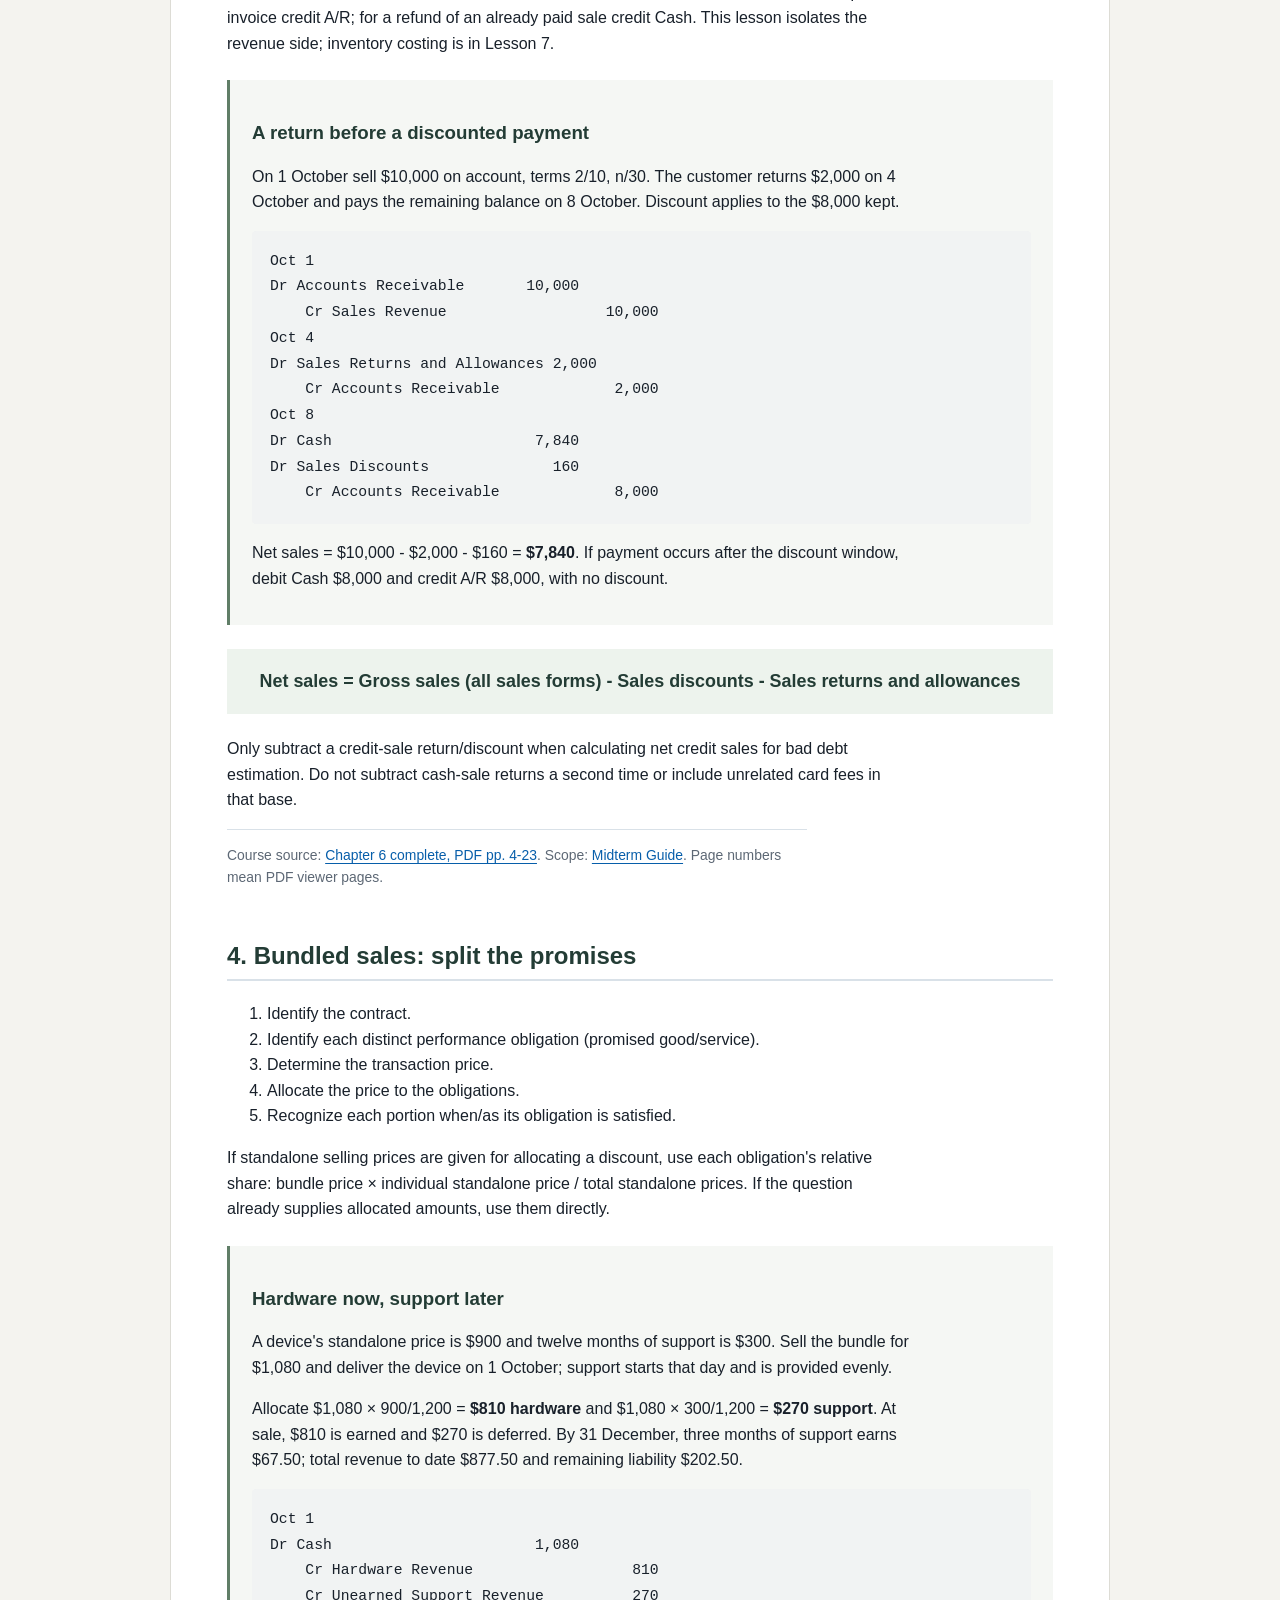
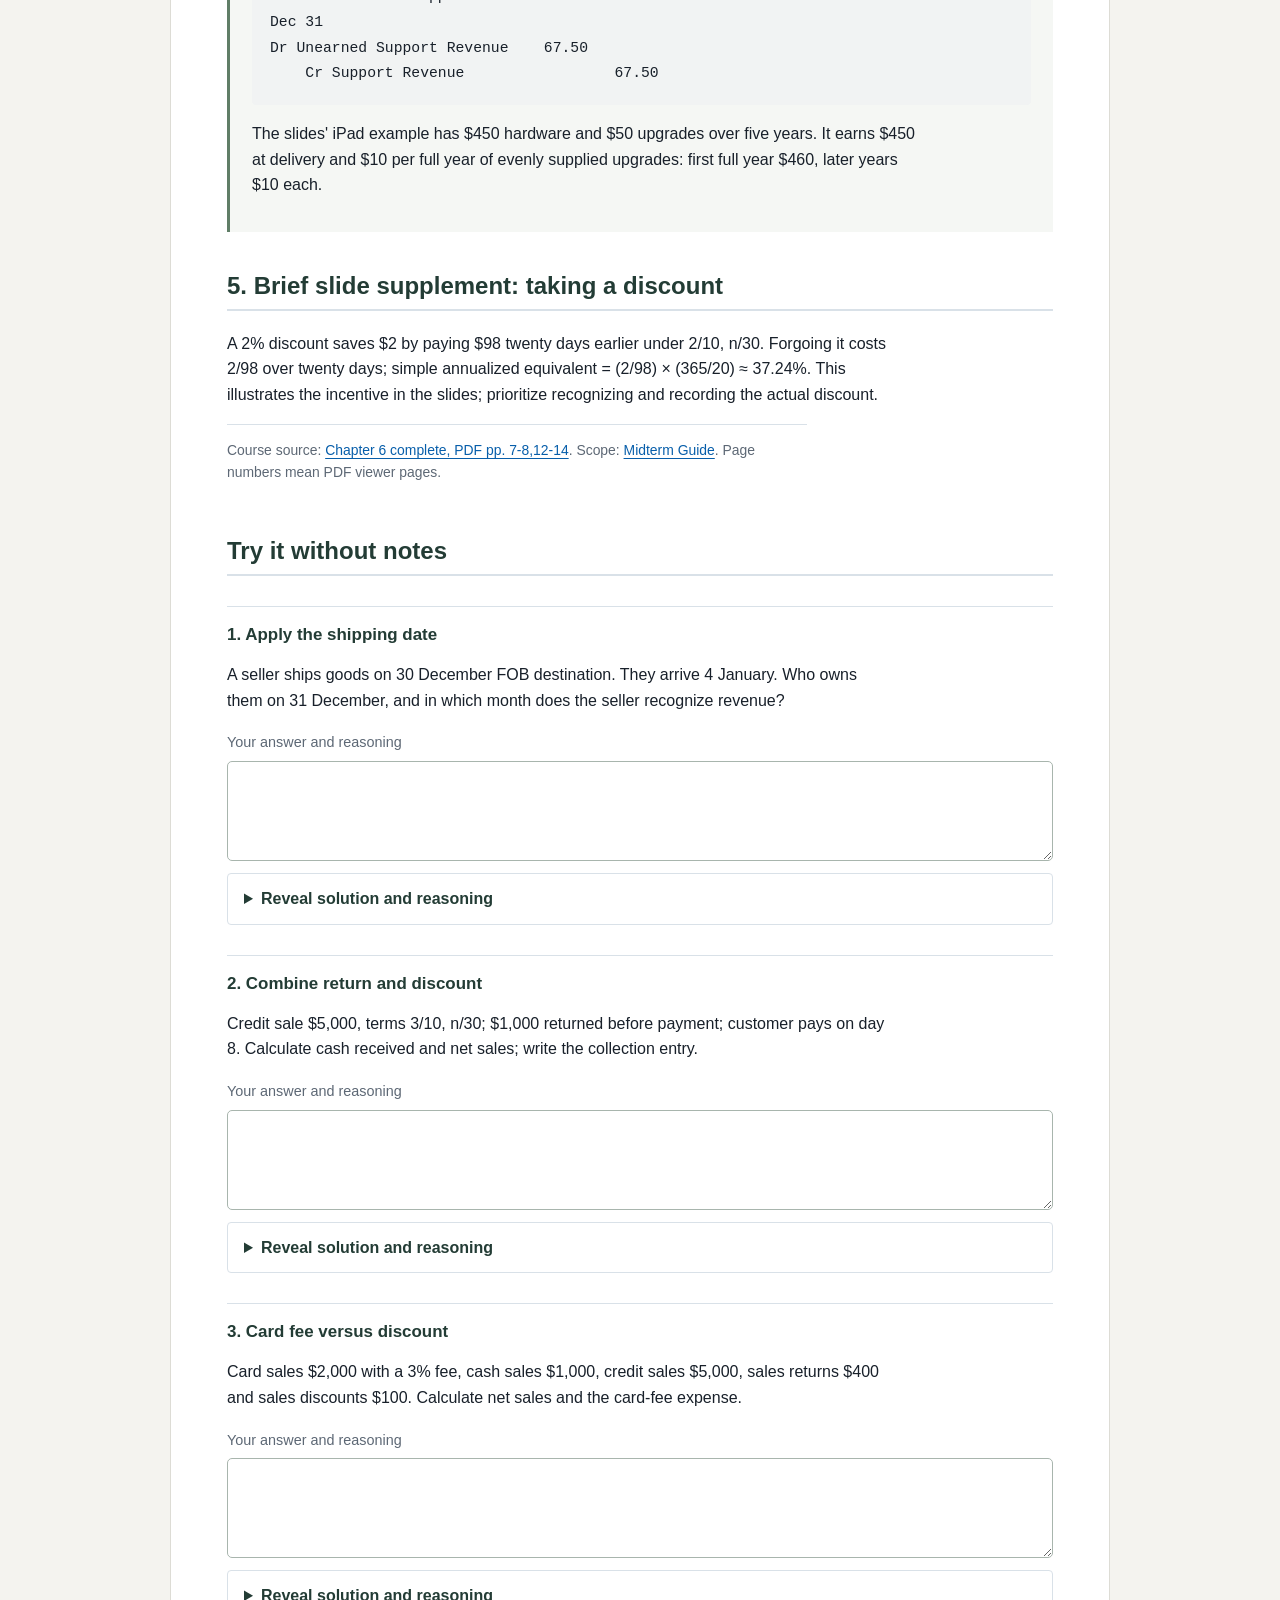
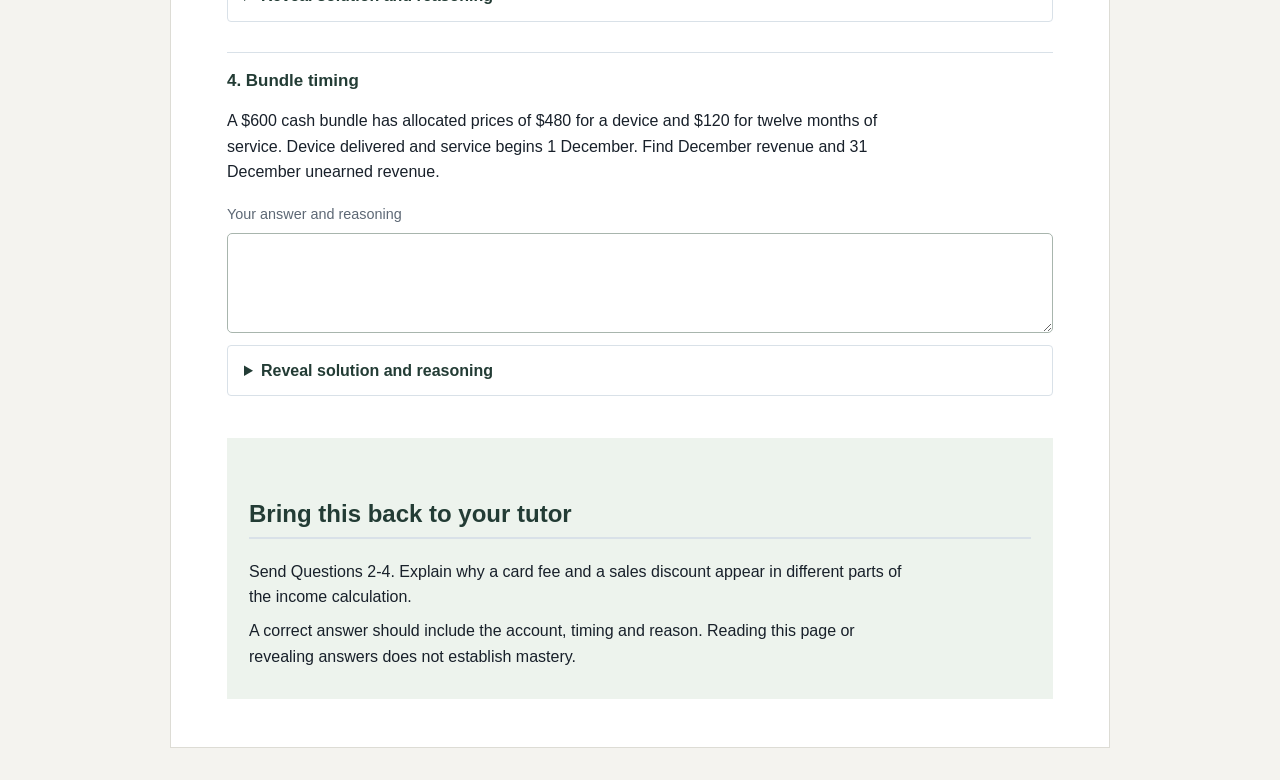
<file: lessons/0008-midterm-sales.html>
<!doctype html><html lang="en"><head><meta charset="utf-8"><meta name="viewport" content="width=device-width,initial-scale=1"><title>Sales, discounts and bundled revenue | ACCT2010</title><link rel="stylesheet" href="../assets/style.css"><link rel="stylesheet" href="../assets/midterm.css"></head><body><main><nav aria-label="Course navigation"><a href="0003-midterm-course.html">Course & coverage</a><a href="../reference/midterm-reference.html">Reference sheet</a><a href="0007-midterm-adjustments-closing.html">Previous lesson</a><a href="0009-midterm-receivables.html">Next lesson</a></nav><p class="eyebrow">ACCT2010 / Midterm / Lesson 05</p><h1>Sales, discounts and bundled revenue</h1><p class="subtitle">About 40 minutes including written practice. Tutor-created examples unless identified as slide examples.</p><p class="intro">Recognize sales on the correct date and calculate what the seller actually earns after returns and discounts. Keep card fees separate from contra-revenue.</p><p>Read one section, look away, and explain it aloud. For questions, write your answer before revealing the solution. The scratch boxes do not save; keep important workings on paper or send them in chat.</p>
<h2 id="shipping">1. Delivery controls recognition</h2>
<p>For services, recognize revenue as the service is provided. For goods, the course ties recognition to transfer of title/risks under shipping terms.</p>
<ul><li><strong>FOB shipping point:</strong> ownership transfers at shipment. The buyer includes goods in transit in its inventory; the seller records the sale at shipment.</li><li><strong>FOB destination:</strong> ownership transfers at delivery. Goods in transit still belong to the seller; the seller waits until delivery to record the sale.</li></ul>
<p>Goods ship 29 December and arrive 3 January. Shipping point: seller's December sale and buyer's December inventory. Destination: seller's December inventory and January sale. Identify whether you are the buyer or seller before deciding the effect.</p>
<h2 id="forms">2. Three forms of sale</h2>
<p>A $1,000 cash sale debits Cash $1,000 and credits Sales Revenue $1,000. A $1,000 credit sale debits A/R $1,000 and credits Sales Revenue $1,000; the customer pays later. For a card sale in the course's immediate-settlement model, the card company deducts its fee and deposits the net amount.</p>
<pre><code>Sale date: $1,000 card sale; 2% fee
Dr Cash                         980
Dr Credit Card Fee Expense       20
    Cr Sales Revenue                   1,000</code></pre>
<p>Record the full $1,000 revenue and a separate operating expense. The fee does not reduce net sales under this class treatment. The guide's credit sales create customer A/R; the card example does not create customer A/R.</p>
<h2 id="discount">3. Sales discounts, returns and allowances</h2>
<p><strong>2/10, n/30</strong> means a 2% discount if the customer pays within ten days; otherwise the full amount is due in thirty days. Record the initial credit sale at gross amount. When a qualifying payment arrives, debit Cash for what is received and Sales Discounts for the reduction, and credit A/R for the full balance settled.</p>
<p>A <strong>return</strong> gives goods back; an <strong>allowance</strong> reduces the price when goods are retained. Both use the debit-balance contra-revenue account Sales Returns and Allowances. For an unpaid invoice credit A/R; for a refund of an already paid sale credit Cash. This lesson isolates the revenue side; inventory costing is in Lesson 7.</p>
<aside class="worked"><h3>A return before a discounted payment</h3>
<p>On 1 October sell $10,000 on account, terms 2/10, n/30. The customer returns $2,000 on 4 October and pays the remaining balance on 8 October. Discount applies to the $8,000 kept.</p><pre><code>Oct 1
Dr Accounts Receivable       10,000
    Cr Sales Revenue                  10,000
Oct 4
Dr Sales Returns and Allowances 2,000
    Cr Accounts Receivable             2,000
Oct 8
Dr Cash                       7,840
Dr Sales Discounts              160
    Cr Accounts Receivable             8,000</code></pre><p>Net sales = $10,000 - $2,000 - $160 = <strong>$7,840</strong>. If payment occurs after the discount window, debit Cash $8,000 and credit A/R $8,000, with no discount.</p></aside>
<div class="equation">Net sales = Gross sales (all sales forms) - Sales discounts - Sales returns and allowances</div>
<p>Only subtract a credit-sale return/discount when calculating net credit sales for bad debt estimation. Do not subtract cash-sale returns a second time or include unrelated card fees in that base.</p>
<p class="source">Course source: <a href="../sources.html#chapter-6">Chapter 6 complete, PDF pp. 4-23</a>. Scope: <a href="../sources.html#exam-guide">Midterm Guide</a>. Page numbers mean PDF viewer pages.</p>
<h2 id="bundles">4. Bundled sales: split the promises</h2>
<ol><li>Identify the contract.</li><li>Identify each distinct performance obligation (promised good/service).</li><li>Determine the transaction price.</li><li>Allocate the price to the obligations.</li><li>Recognize each portion when/as its obligation is satisfied.</li></ol>
<p>If standalone selling prices are given for allocating a discount, use each obligation's relative share: bundle price × individual standalone price / total standalone prices. If the question already supplies allocated amounts, use them directly.</p>
<aside class="worked"><h3>Hardware now, support later</h3>
<p>A device's standalone price is $900 and twelve months of support is $300. Sell the bundle for $1,080 and deliver the device on 1 October; support starts that day and is provided evenly.</p>
<p>Allocate $1,080 × 900/1,200 = <strong>$810 hardware</strong> and $1,080 × 300/1,200 = <strong>$270 support</strong>. At sale, $810 is earned and $270 is deferred. By 31 December, three months of support earns $67.50; total revenue to date $877.50 and remaining liability $202.50.</p><pre><code>Oct 1
Dr Cash                       1,080
    Cr Hardware Revenue                  810
    Cr Unearned Support Revenue          270
Dec 31
Dr Unearned Support Revenue    67.50
    Cr Support Revenue                 67.50</code></pre><p>The slides' iPad example has $450 hardware and $50 upgrades over five years. It earns $450 at delivery and $10 per full year of evenly supplied upgrades: first full year $460, later years $10 each.</p></aside>
<h2 id="supplement">5. Brief slide supplement: taking a discount</h2>
<p>A 2% discount saves $2 by paying $98 twenty days earlier under 2/10, n/30. Forgoing it costs 2/98 over twenty days; simple annualized equivalent = (2/98) × (365/20) ≈ 37.24%. This illustrates the incentive in the slides; prioritize recognizing and recording the actual discount.</p>
<p class="source">Course source: <a href="../sources.html#chapter-6">Chapter 6 complete, PDF pp. 7-8,12-14</a>. Scope: <a href="../sources.html#exam-guide">Midterm Guide</a>. Page numbers mean PDF viewer pages.</p><h2 id="practice">Try it without notes</h2><section class="question"><h3>1. Apply the shipping date</h3><p>A seller ships goods on 30 December FOB destination. They arrive 4 January. Who owns them on 31 December, and in which month does the seller recognize revenue?</p><label for="q5-1">Your answer and reasoning</label><textarea id="q5-1" spellcheck="false"></textarea><details><summary>Reveal solution and reasoning</summary><p>The seller owns them on 31 December. Revenue is recognized in January at delivery.</p></details></section><section class="question"><h3>2. Combine return and discount</h3><p>Credit sale $5,000, terms 3/10, n/30; $1,000 returned before payment; customer pays on day 8. Calculate cash received and net sales; write the collection entry.</p><label for="q5-2">Your answer and reasoning</label><textarea id="q5-2" spellcheck="false"></textarea><details><summary>Reveal solution and reasoning</summary><pre><code>Day 8
Dr Cash                       3,880
Dr Sales Discounts              120
    Cr Accounts Receivable             4,000</code></pre><p>Discount = $4,000 × 3% = $120. Cash and net sales are both $3,880 for this isolated transaction after the return.</p></details></section><section class="question"><h3>3. Card fee versus discount</h3><p>Card sales $2,000 with a 3% fee, cash sales $1,000, credit sales $5,000, sales returns $400 and sales discounts $100. Calculate net sales and the card-fee expense.</p><label for="q5-3">Your answer and reasoning</label><textarea id="q5-3" spellcheck="false"></textarea><details><summary>Reveal solution and reasoning</summary><p>Gross sales $8,000; net sales $7,500. Card fee expense $60, recorded separately. Net card cash receipt is $1,940.</p></details></section><section class="question"><h3>4. Bundle timing</h3><p>A $600 cash bundle has allocated prices of $480 for a device and $120 for twelve months of service. Device delivered and service begins 1 December. Find December revenue and 31 December unearned revenue.</p><label for="q5-4">Your answer and reasoning</label><textarea id="q5-4" spellcheck="false"></textarea><details><summary>Reveal solution and reasoning</summary><p>December revenue $480 + $120/12 = <strong>$490</strong>. Unearned service revenue <strong>$110</strong>.</p></details></section><aside class="finish"><h2>Bring this back to your tutor</h2><p>Send Questions 2-4. Explain why a card fee and a sales discount appear in different parts of the income calculation.</p><p>A correct answer should include the account, timing and reason. Reading this page or revealing answers does not establish mastery.</p></aside></main></body></html>
</file>
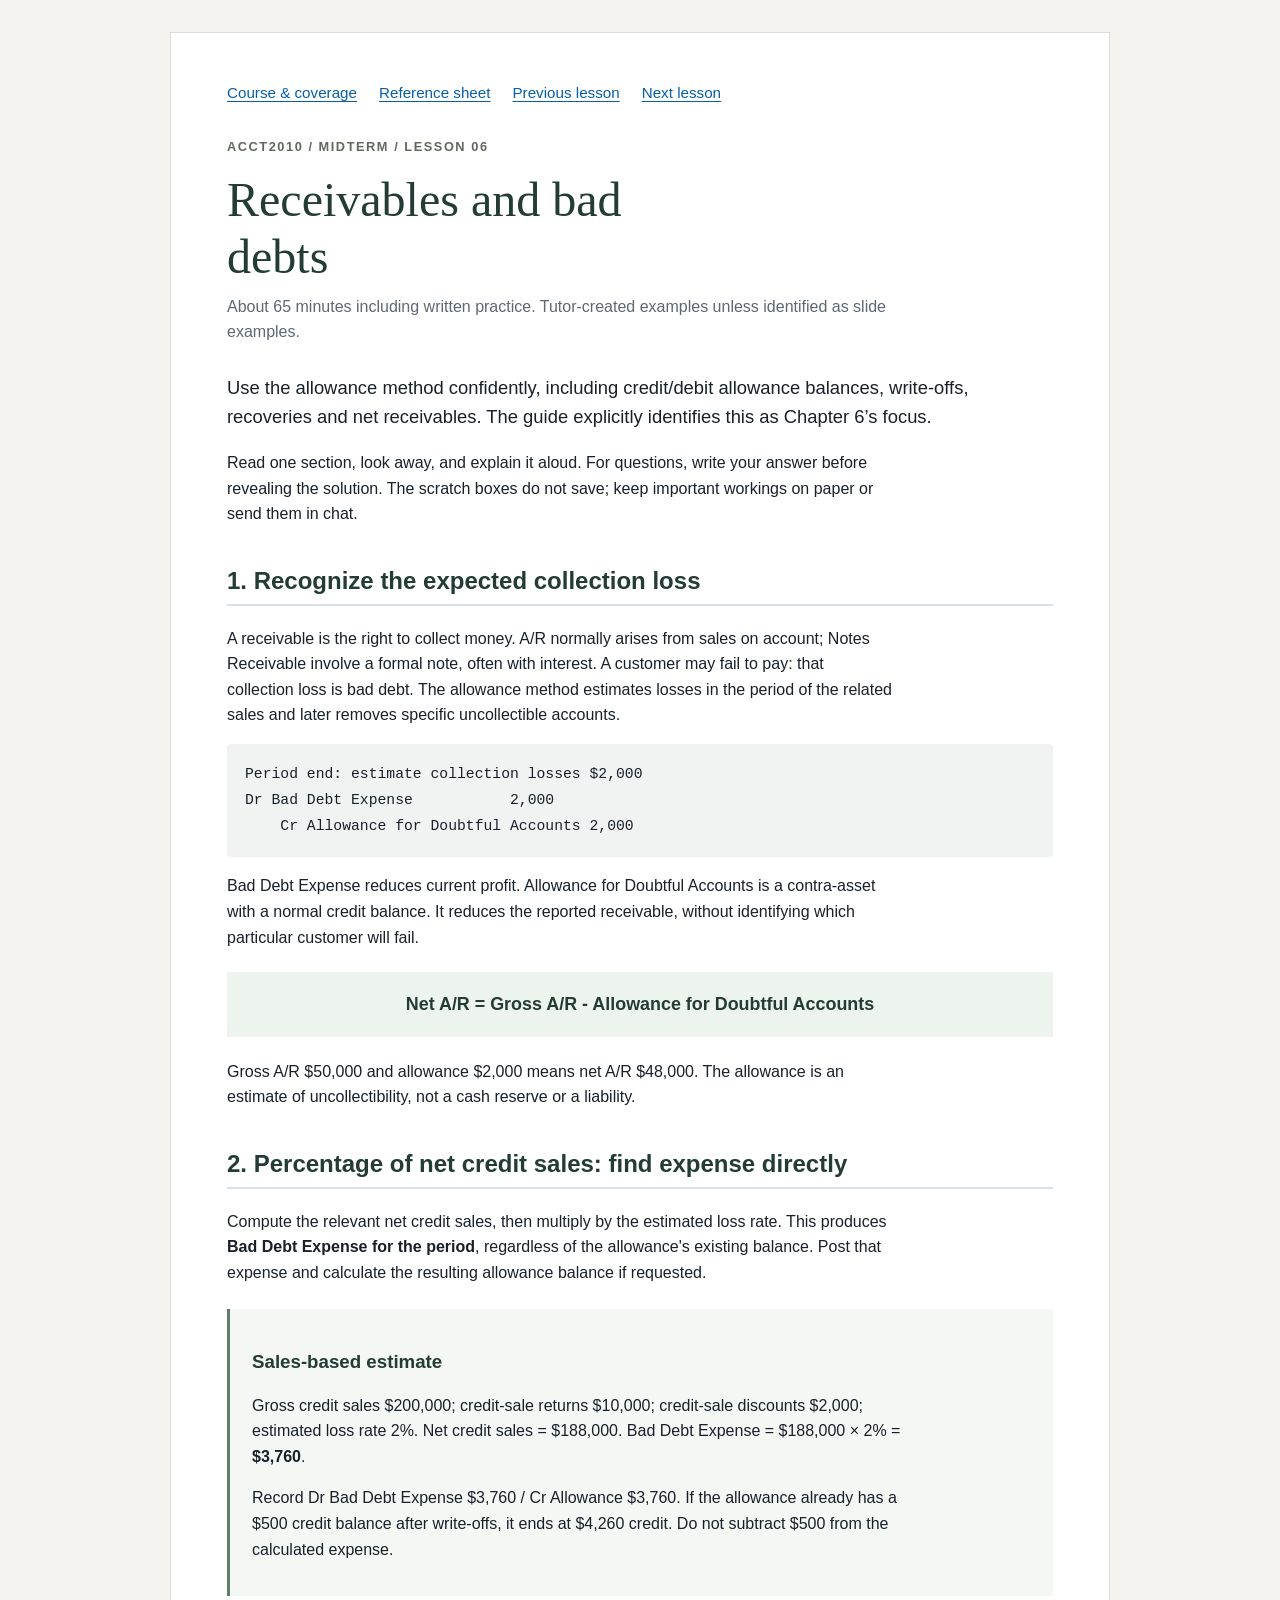
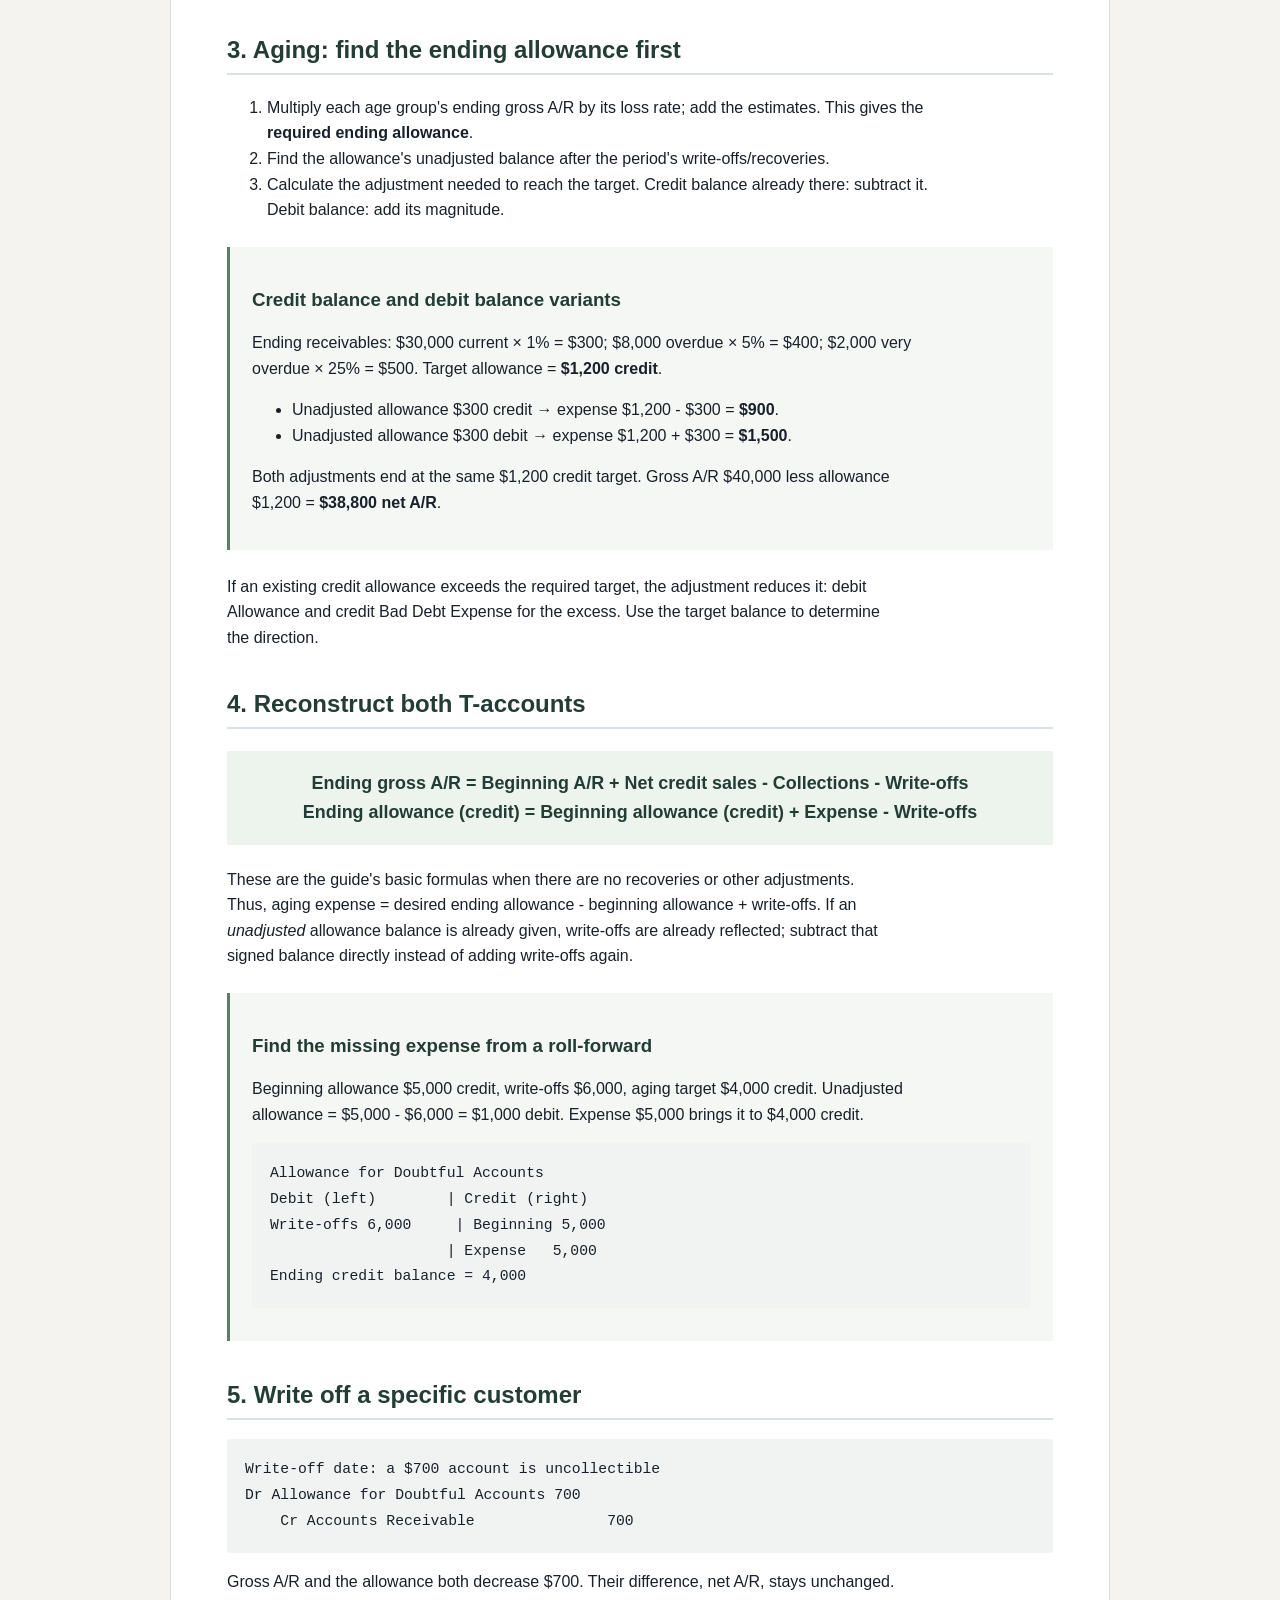
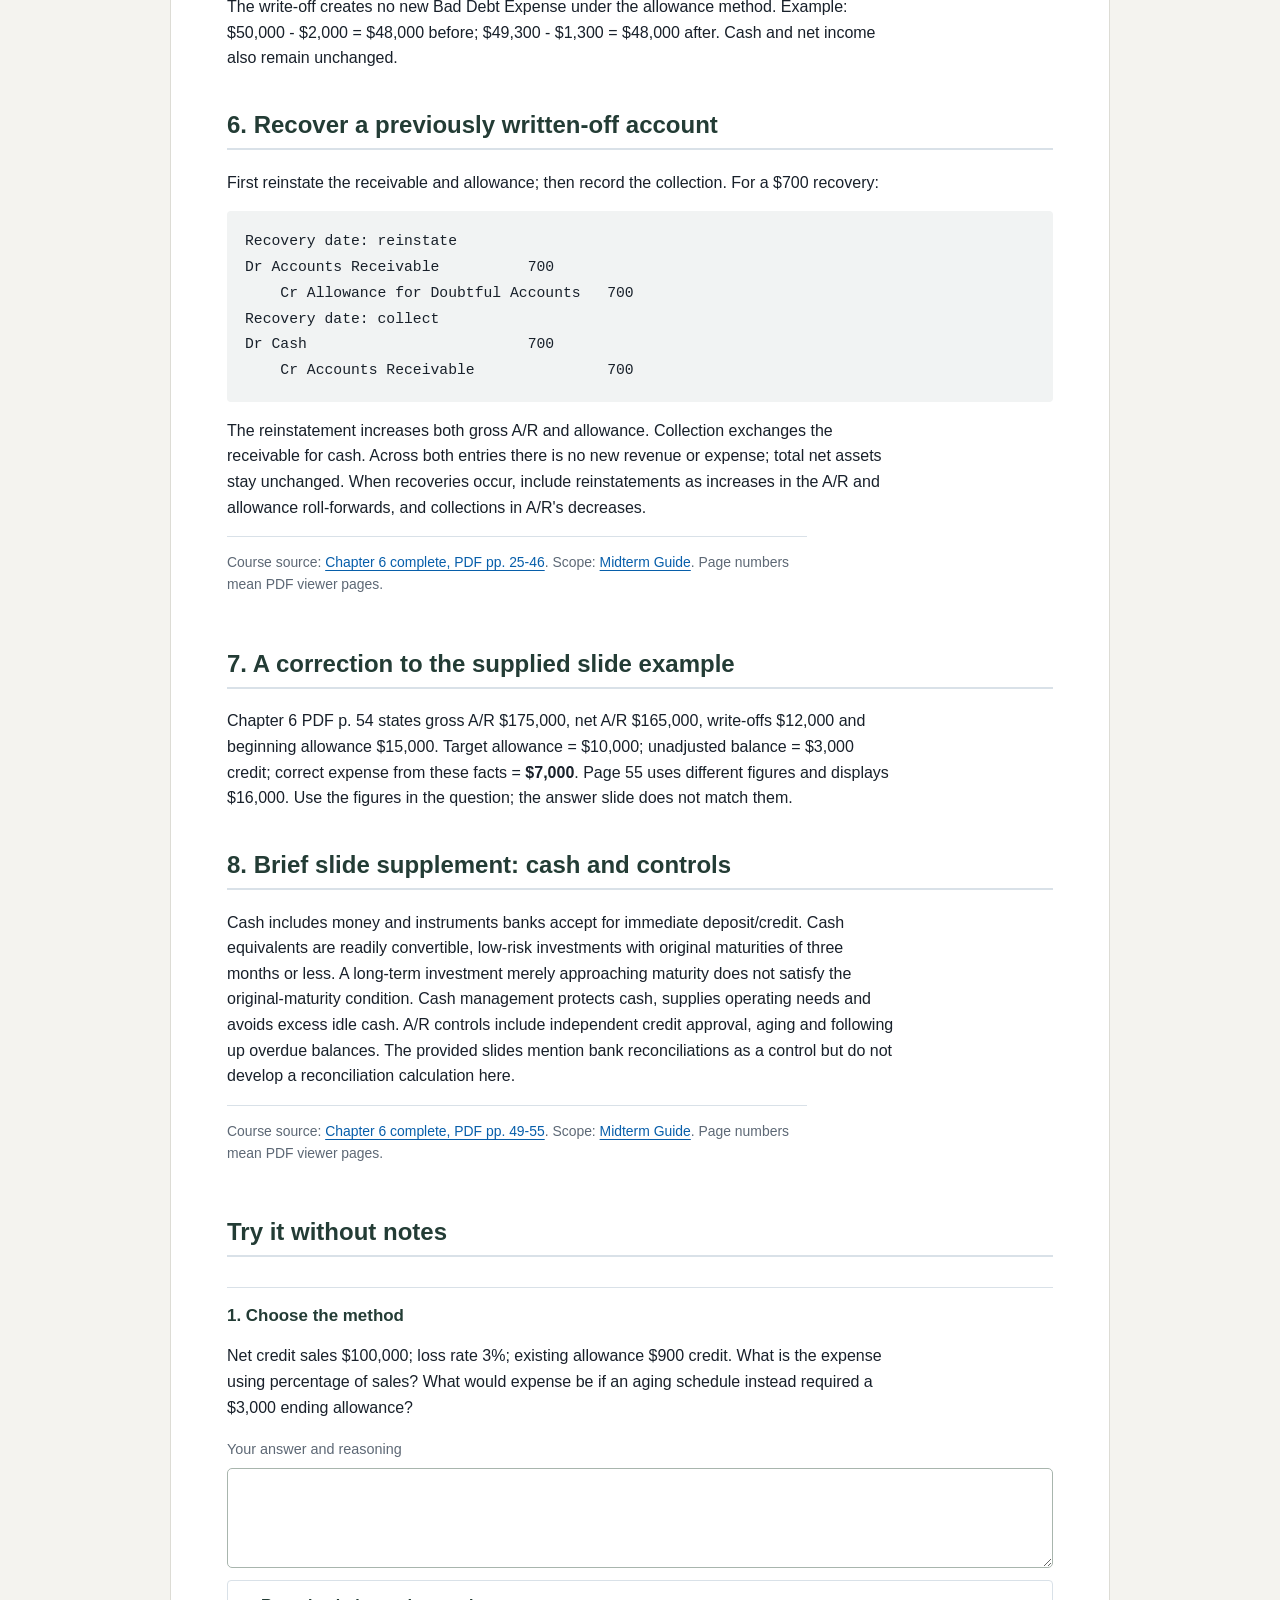
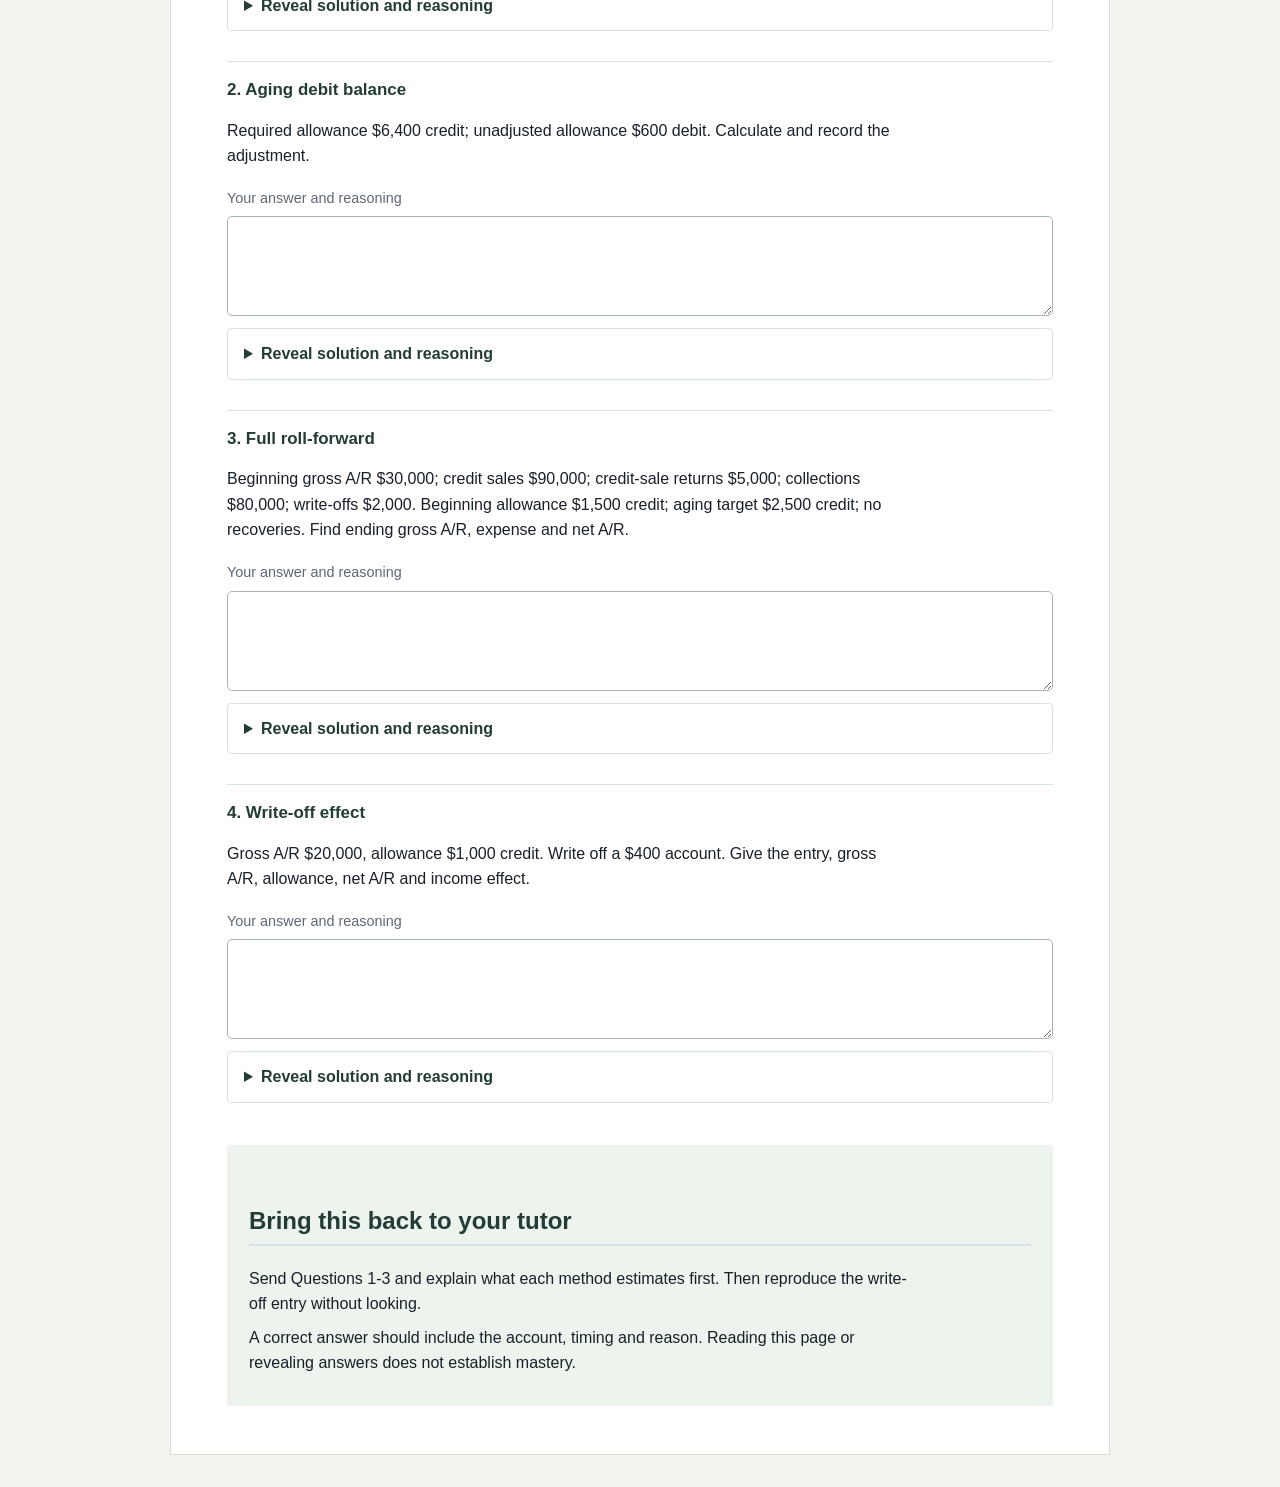
<file: lessons/0009-midterm-receivables.html>
<!doctype html><html lang="en"><head><meta charset="utf-8"><meta name="viewport" content="width=device-width,initial-scale=1"><title>Receivables and bad debts | ACCT2010</title><link rel="stylesheet" href="../assets/style.css"><link rel="stylesheet" href="../assets/midterm.css"></head><body><main><nav aria-label="Course navigation"><a href="0003-midterm-course.html">Course & coverage</a><a href="../reference/midterm-reference.html">Reference sheet</a><a href="0008-midterm-sales.html">Previous lesson</a><a href="0010-midterm-inventory.html">Next lesson</a></nav><p class="eyebrow">ACCT2010 / Midterm / Lesson 06</p><h1>Receivables and bad debts</h1><p class="subtitle">About 65 minutes including written practice. Tutor-created examples unless identified as slide examples.</p><p class="intro">Use the allowance method confidently, including credit/debit allowance balances, write-offs, recoveries and net receivables. The guide explicitly identifies this as Chapter 6’s focus.</p><p>Read one section, look away, and explain it aloud. For questions, write your answer before revealing the solution. The scratch boxes do not save; keep important workings on paper or send them in chat.</p>
<h2 id="allowance">1. Recognize the expected collection loss</h2>
<p>A receivable is the right to collect money. A/R normally arises from sales on account; Notes Receivable involve a formal note, often with interest. A customer may fail to pay: that collection loss is bad debt. The allowance method estimates losses in the period of the related sales and later removes specific uncollectible accounts.</p>
<pre><code>Period end: estimate collection losses $2,000
Dr Bad Debt Expense           2,000
    Cr Allowance for Doubtful Accounts 2,000</code></pre>
<p>Bad Debt Expense reduces current profit. Allowance for Doubtful Accounts is a contra-asset with a normal credit balance. It reduces the reported receivable, without identifying which particular customer will fail.</p>
<div class="equation">Net A/R = Gross A/R - Allowance for Doubtful Accounts</div>
<p>Gross A/R $50,000 and allowance $2,000 means net A/R $48,000. The allowance is an estimate of uncollectibility, not a cash reserve or a liability.</p>
<h2 id="sales-method">2. Percentage of net credit sales: find expense directly</h2>
<p>Compute the relevant net credit sales, then multiply by the estimated loss rate. This produces <strong>Bad Debt Expense for the period</strong>, regardless of the allowance's existing balance. Post that expense and calculate the resulting allowance balance if requested.</p>
<aside class="worked"><h3>Sales-based estimate</h3><p>Gross credit sales $200,000; credit-sale returns $10,000; credit-sale discounts $2,000; estimated loss rate 2%. Net credit sales = $188,000. Bad Debt Expense = $188,000 × 2% = <strong>$3,760</strong>.</p><p>Record Dr Bad Debt Expense $3,760 / Cr Allowance $3,760. If the allowance already has a $500 credit balance after write-offs, it ends at $4,260 credit. Do not subtract $500 from the calculated expense.</p></aside>
<h2 id="aging">3. Aging: find the ending allowance first</h2>
<ol><li>Multiply each age group's ending gross A/R by its loss rate; add the estimates. This gives the <strong>required ending allowance</strong>.</li><li>Find the allowance's unadjusted balance after the period's write-offs/recoveries.</li><li>Calculate the adjustment needed to reach the target. Credit balance already there: subtract it. Debit balance: add its magnitude.</li></ol>
<aside class="worked"><h3>Credit balance and debit balance variants</h3><p>Ending receivables: $30,000 current × 1% = $300; $8,000 overdue × 5% = $400; $2,000 very overdue × 25% = $500. Target allowance = <strong>$1,200 credit</strong>.</p><ul><li>Unadjusted allowance $300 credit → expense $1,200 - $300 = <strong>$900</strong>.</li><li>Unadjusted allowance $300 debit → expense $1,200 + $300 = <strong>$1,500</strong>.</li></ul><p>Both adjustments end at the same $1,200 credit target. Gross A/R $40,000 less allowance $1,200 = <strong>$38,800 net A/R</strong>.</p></aside>
<p>If an existing credit allowance exceeds the required target, the adjustment reduces it: debit Allowance and credit Bad Debt Expense for the excess. Use the target balance to determine the direction.</p>
<h2 id="rollforward">4. Reconstruct both T-accounts</h2>
<div class="equation">Ending gross A/R = Beginning A/R + Net credit sales - Collections - Write-offs<br>Ending allowance (credit) = Beginning allowance (credit) + Expense - Write-offs</div>
<p>These are the guide's basic formulas when there are no recoveries or other adjustments. Thus, aging expense = desired ending allowance - beginning allowance + write-offs. If an <em>unadjusted</em> allowance balance is already given, write-offs are already reflected; subtract that signed balance directly instead of adding write-offs again.</p>
<aside class="worked"><h3>Find the missing expense from a roll-forward</h3><p>Beginning allowance $5,000 credit, write-offs $6,000, aging target $4,000 credit. Unadjusted allowance = $5,000 - $6,000 = $1,000 debit. Expense $5,000 brings it to $4,000 credit.</p><pre><code>Allowance for Doubtful Accounts
Debit (left)        | Credit (right)
Write-offs 6,000     | Beginning 5,000
                    | Expense   5,000
Ending credit balance = 4,000</code></pre></aside>
<h2 id="writeoff">5. Write off a specific customer</h2>
<pre><code>Write-off date: a $700 account is uncollectible
Dr Allowance for Doubtful Accounts 700
    Cr Accounts Receivable               700</code></pre>
<p>Gross A/R and the allowance both decrease $700. Their difference, net A/R, stays unchanged. The write-off creates no new Bad Debt Expense under the allowance method. Example: $50,000 - $2,000 = $48,000 before; $49,300 - $1,300 = $48,000 after. Cash and net income also remain unchanged.</p>
<h2 id="recovery">6. Recover a previously written-off account</h2>
<p>First reinstate the receivable and allowance; then record the collection. For a $700 recovery:</p>
<pre><code>Recovery date: reinstate
Dr Accounts Receivable          700
    Cr Allowance for Doubtful Accounts   700
Recovery date: collect
Dr Cash                         700
    Cr Accounts Receivable               700</code></pre>
<p>The reinstatement increases both gross A/R and allowance. Collection exchanges the receivable for cash. Across both entries there is no new revenue or expense; total net assets stay unchanged. When recoveries occur, include reinstatements as increases in the A/R and allowance roll-forwards, and collections in A/R's decreases.</p>
<p class="source">Course source: <a href="../sources.html#chapter-6">Chapter 6 complete, PDF pp. 25-46</a>. Scope: <a href="../sources.html#exam-guide">Midterm Guide</a>. Page numbers mean PDF viewer pages.</p>
<h2 id="source-correction">7. A correction to the supplied slide example</h2>
<p>Chapter 6 PDF p. 54 states gross A/R $175,000, net A/R $165,000, write-offs $12,000 and beginning allowance $15,000. Target allowance = $10,000; unadjusted balance = $3,000 credit; correct expense from these facts = <strong>$7,000</strong>. Page 55 uses different figures and displays $16,000. Use the figures in the question; the answer slide does not match them.</p>
<h2 id="cash">8. Brief slide supplement: cash and controls</h2>
<p>Cash includes money and instruments banks accept for immediate deposit/credit. Cash equivalents are readily convertible, low-risk investments with original maturities of three months or less. A long-term investment merely approaching maturity does not satisfy the original-maturity condition. Cash management protects cash, supplies operating needs and avoids excess idle cash. A/R controls include independent credit approval, aging and following up overdue balances. The provided slides mention bank reconciliations as a control but do not develop a reconciliation calculation here.</p>
<p class="source">Course source: <a href="../sources.html#chapter-6">Chapter 6 complete, PDF pp. 49-55</a>. Scope: <a href="../sources.html#exam-guide">Midterm Guide</a>. Page numbers mean PDF viewer pages.</p><h2 id="practice">Try it without notes</h2><section class="question"><h3>1. Choose the method</h3><p>Net credit sales $100,000; loss rate 3%; existing allowance $900 credit. What is the expense using percentage of sales? What would expense be if an aging schedule instead required a $3,000 ending allowance?</p><label for="q6-1">Your answer and reasoning</label><textarea id="q6-1" spellcheck="false"></textarea><details><summary>Reveal solution and reasoning</summary><p>Sales method: expense $3,000; ending allowance $3,900. Aging: expense $2,100; ending allowance $3,000. The same $3,000 has a different meaning under each method.</p></details></section><section class="question"><h3>2. Aging debit balance</h3><p>Required allowance $6,400 credit; unadjusted allowance $600 debit. Calculate and record the adjustment.</p><label for="q6-2">Your answer and reasoning</label><textarea id="q6-2" spellcheck="false"></textarea><details><summary>Reveal solution and reasoning</summary><pre><code>Period end
Dr Bad Debt Expense           7,000
    Cr Allowance for Doubtful Accounts 7,000</code></pre><p>A $7,000 credit first eliminates the $600 debit and then establishes the $6,400 credit.</p></details></section><section class="question"><h3>3. Full roll-forward</h3><p>Beginning gross A/R $30,000; credit sales $90,000; credit-sale returns $5,000; collections $80,000; write-offs $2,000. Beginning allowance $1,500 credit; aging target $2,500 credit; no recoveries. Find ending gross A/R, expense and net A/R.</p><label for="q6-3">Your answer and reasoning</label><textarea id="q6-3" spellcheck="false"></textarea><details><summary>Reveal solution and reasoning</summary><p>Gross A/R = 30,000 + 90,000 - 5,000 - 80,000 - 2,000 = <strong>33,000</strong>. Unadjusted allowance = 1,500 - 2,000 = 500 debit; expense <strong>3,000</strong>. Net A/R = 33,000 - 2,500 = <strong>30,500</strong>.</p></details></section><section class="question"><h3>4. Write-off effect</h3><p>Gross A/R $20,000, allowance $1,000 credit. Write off a $400 account. Give the entry, gross A/R, allowance, net A/R and income effect.</p><label for="q6-4">Your answer and reasoning</label><textarea id="q6-4" spellcheck="false"></textarea><details><summary>Reveal solution and reasoning</summary><pre><code>Write-off date
Dr Allowance for Doubtful Accounts 400
    Cr Accounts Receivable               400</code></pre><p>Gross $19,600; allowance $600 credit; net $19,000 unchanged; no current income effect.</p></details></section><aside class="finish"><h2>Bring this back to your tutor</h2><p>Send Questions 1-3 and explain what each method estimates first. Then reproduce the write-off entry without looking.</p><p>A correct answer should include the account, timing and reason. Reading this page or revealing answers does not establish mastery.</p></aside></main></body></html>
</file>
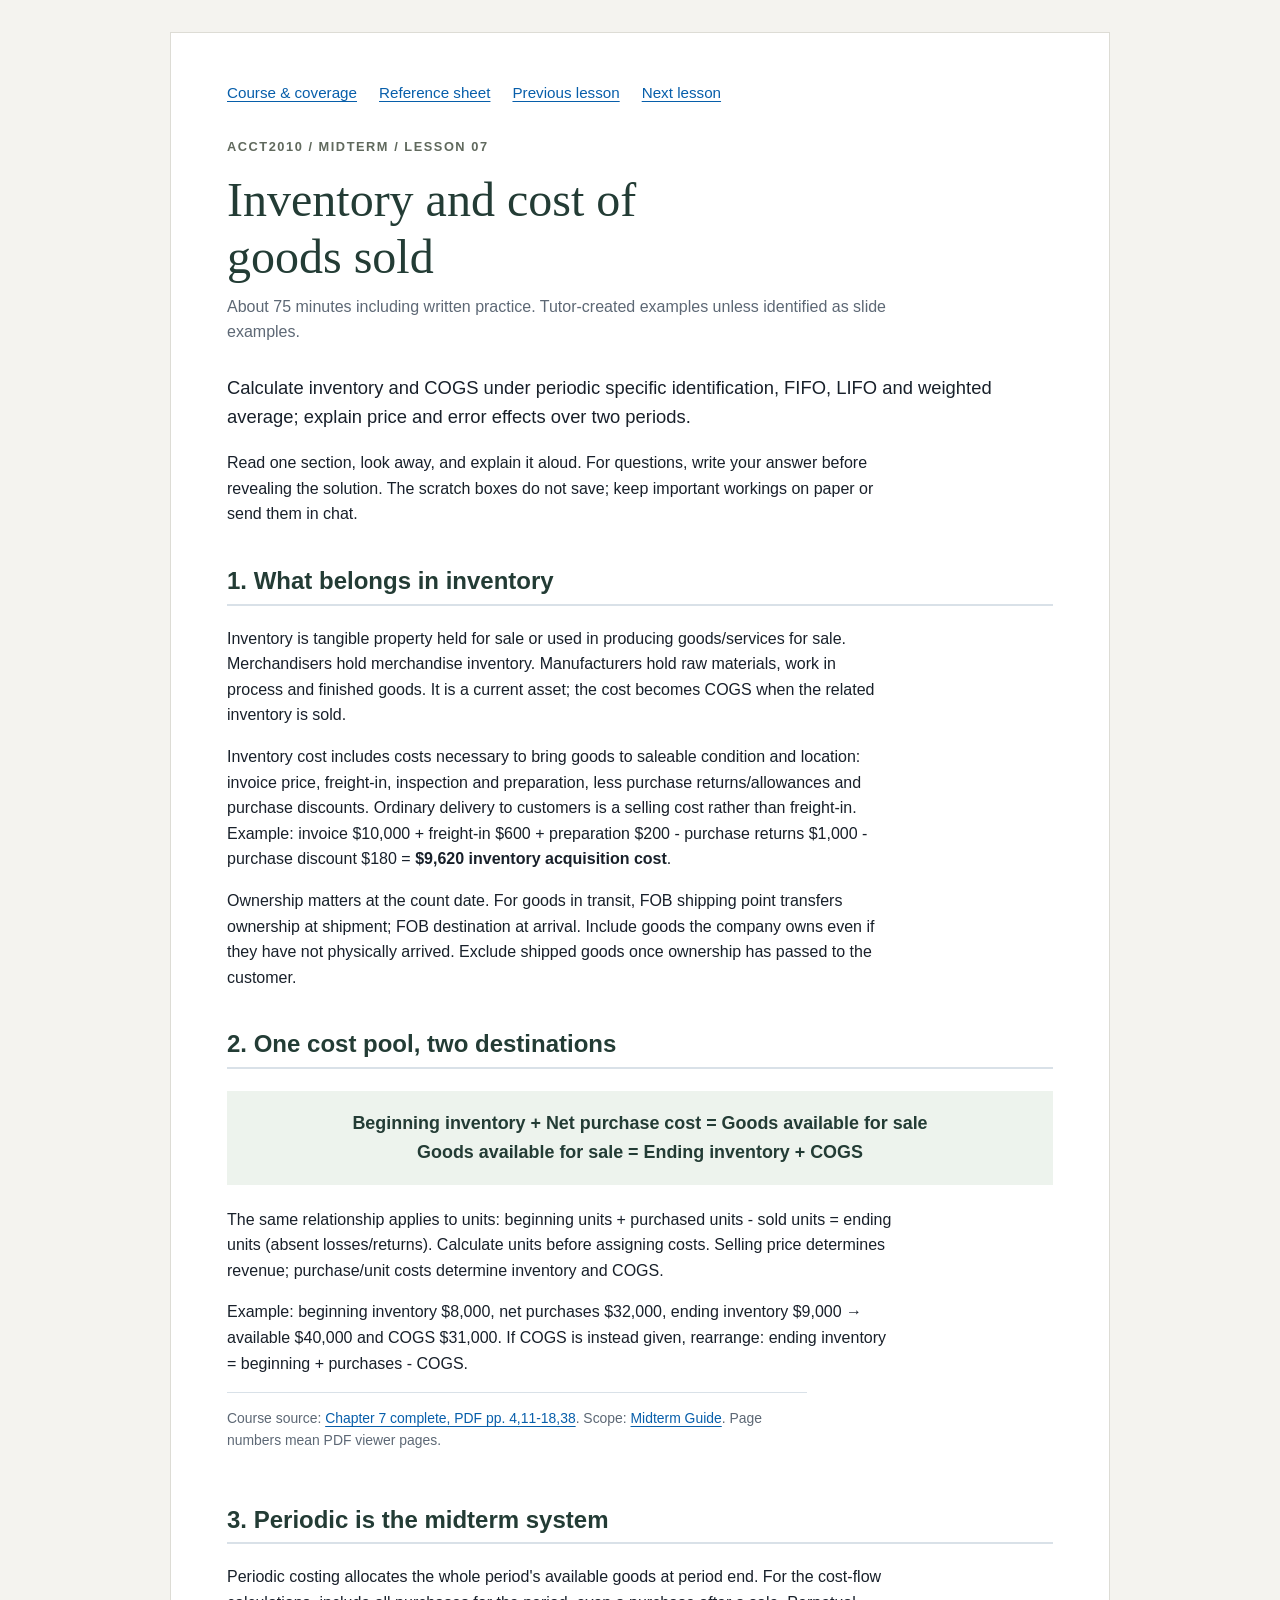
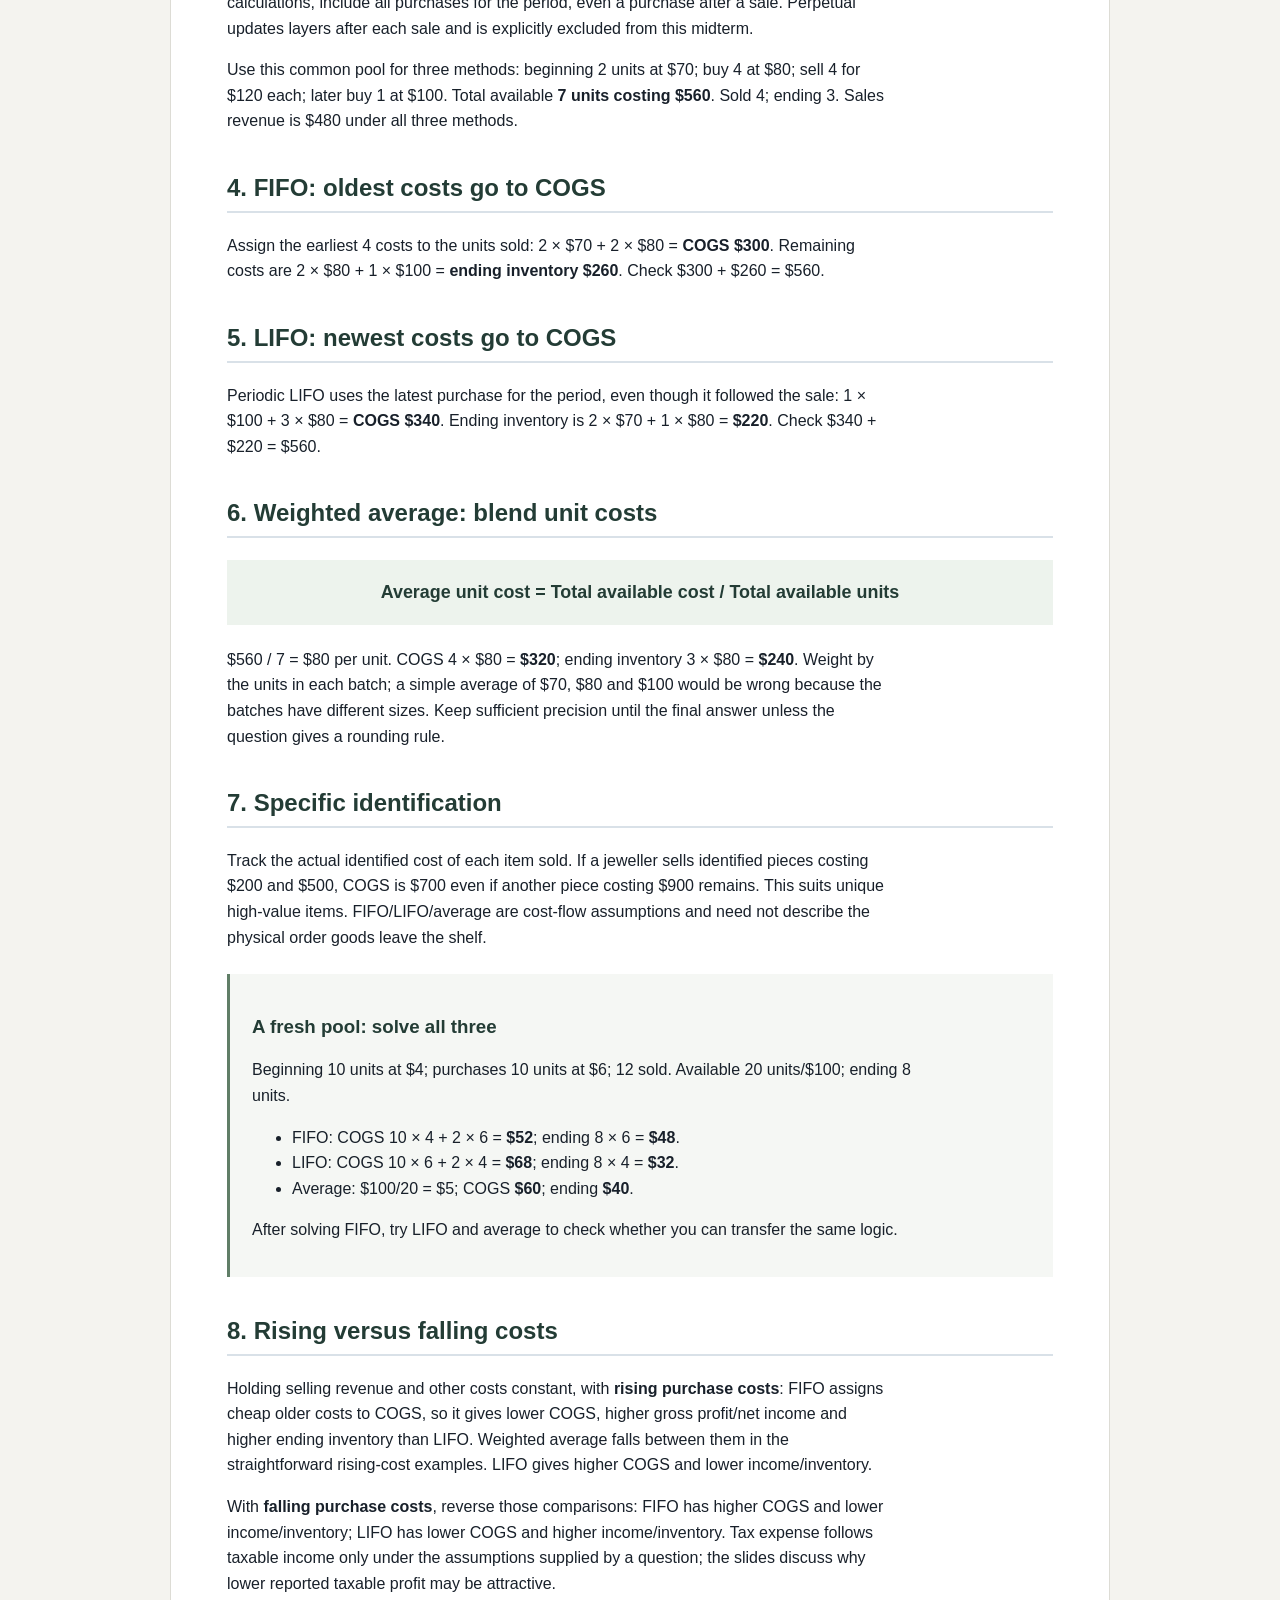
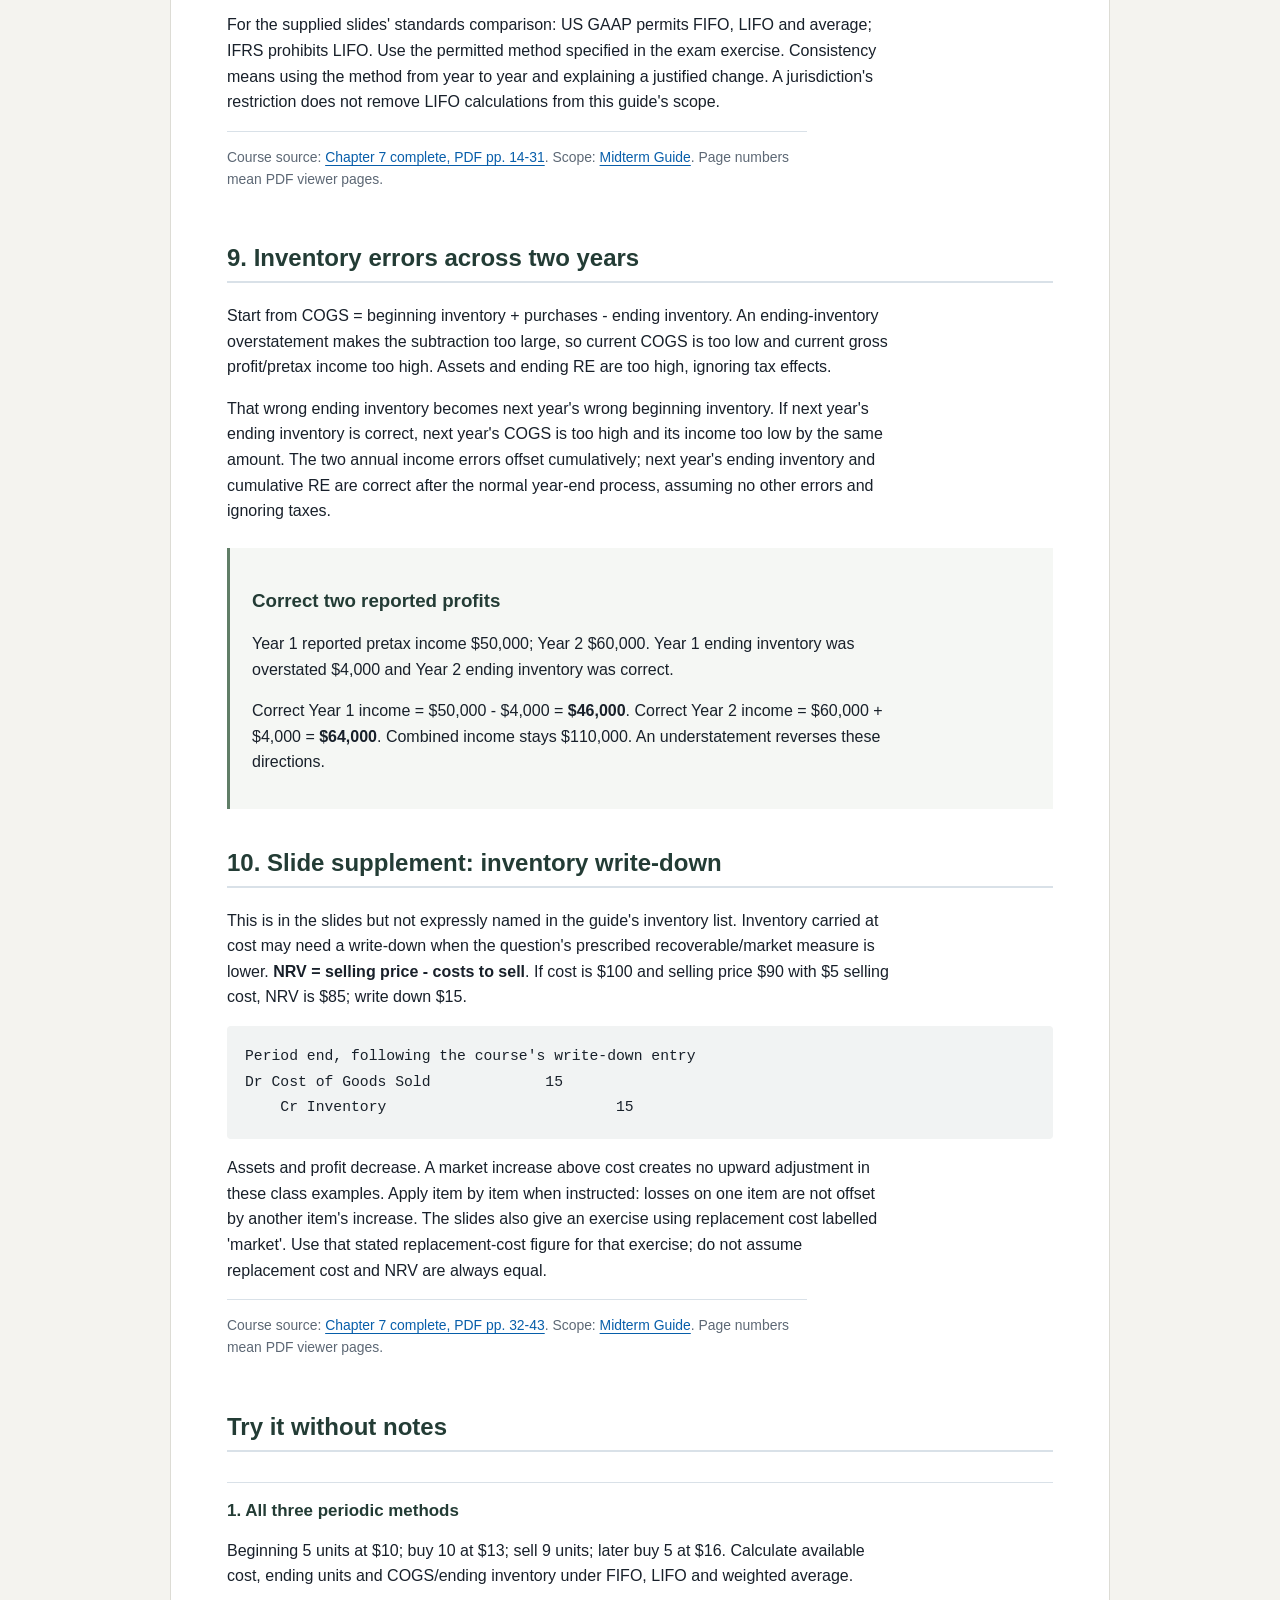
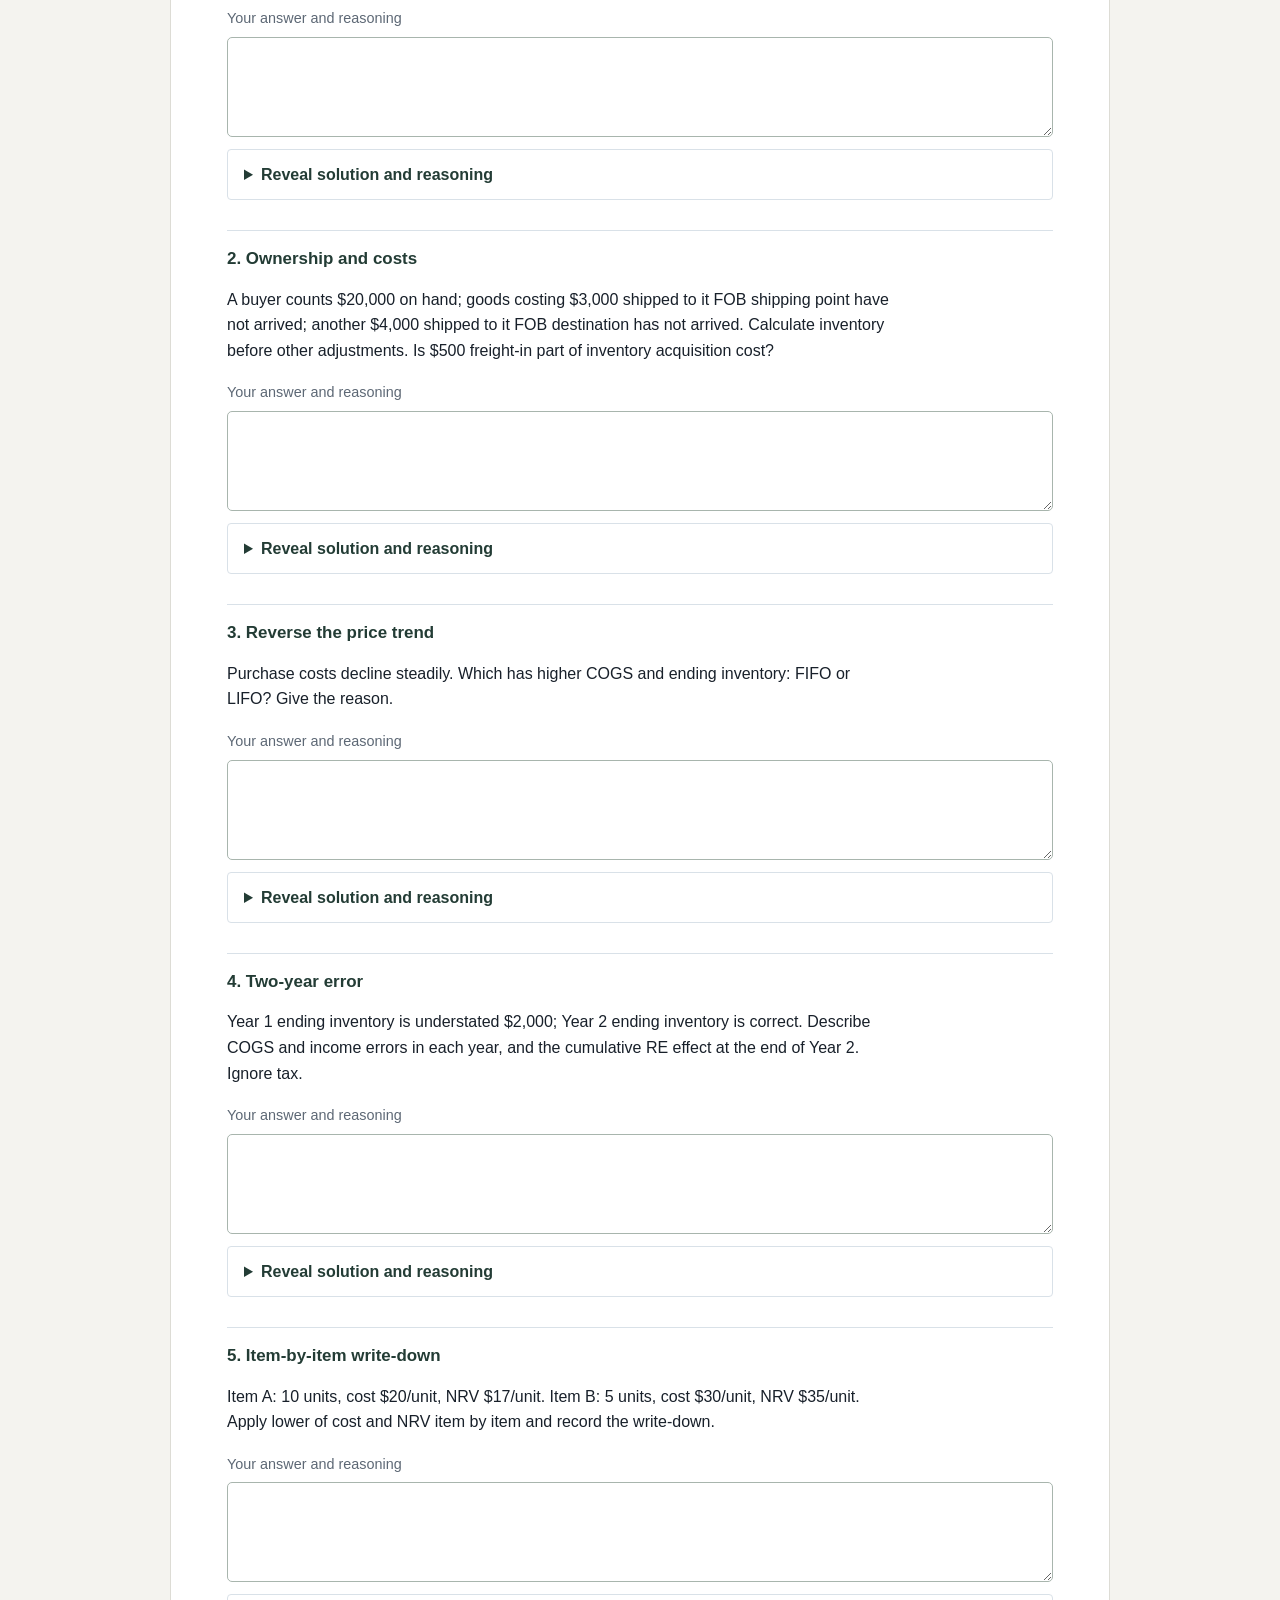
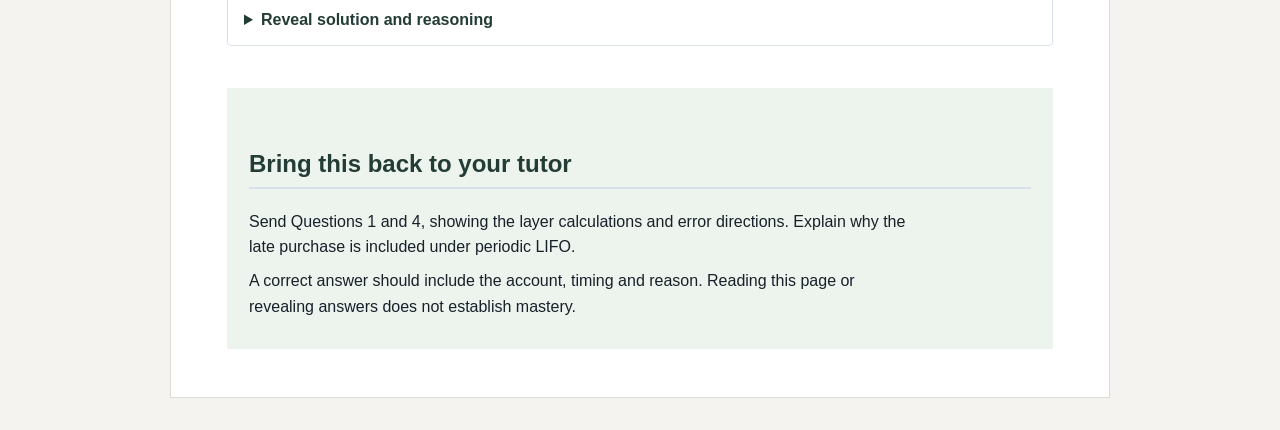
<file: lessons/0010-midterm-inventory.html>
<!doctype html><html lang="en"><head><meta charset="utf-8"><meta name="viewport" content="width=device-width,initial-scale=1"><title>Inventory and cost of goods sold | ACCT2010</title><link rel="stylesheet" href="../assets/style.css"><link rel="stylesheet" href="../assets/midterm.css"></head><body><main><nav aria-label="Course navigation"><a href="0003-midterm-course.html">Course & coverage</a><a href="../reference/midterm-reference.html">Reference sheet</a><a href="0009-midterm-receivables.html">Previous lesson</a><a href="0011-midterm-mixed-review.html">Next lesson</a></nav><p class="eyebrow">ACCT2010 / Midterm / Lesson 07</p><h1>Inventory and cost of goods sold</h1><p class="subtitle">About 75 minutes including written practice. Tutor-created examples unless identified as slide examples.</p><p class="intro">Calculate inventory and COGS under periodic specific identification, FIFO, LIFO and weighted average; explain price and error effects over two periods.</p><p>Read one section, look away, and explain it aloud. For questions, write your answer before revealing the solution. The scratch boxes do not save; keep important workings on paper or send them in chat.</p>
<h2 id="cost">1. What belongs in inventory</h2>
<p>Inventory is tangible property held for sale or used in producing goods/services for sale. Merchandisers hold merchandise inventory. Manufacturers hold raw materials, work in process and finished goods. It is a current asset; the cost becomes COGS when the related inventory is sold.</p>
<p>Inventory cost includes costs necessary to bring goods to saleable condition and location: invoice price, freight-in, inspection and preparation, less purchase returns/allowances and purchase discounts. Ordinary delivery to customers is a selling cost rather than freight-in. Example: invoice $10,000 + freight-in $600 + preparation $200 - purchase returns $1,000 - purchase discount $180 = <strong>$9,620 inventory acquisition cost</strong>.</p>
<p>Ownership matters at the count date. For goods in transit, FOB shipping point transfers ownership at shipment; FOB destination at arrival. Include goods the company owns even if they have not physically arrived. Exclude shipped goods once ownership has passed to the customer.</p>
<h2 id="equation">2. One cost pool, two destinations</h2>
<div class="equation">Beginning inventory + Net purchase cost = Goods available for sale<br>Goods available for sale = Ending inventory + COGS</div>
<p>The same relationship applies to units: beginning units + purchased units - sold units = ending units (absent losses/returns). Calculate units before assigning costs. Selling price determines revenue; purchase/unit costs determine inventory and COGS.</p>
<p>Example: beginning inventory $8,000, net purchases $32,000, ending inventory $9,000 → available $40,000 and COGS $31,000. If COGS is instead given, rearrange: ending inventory = beginning + purchases - COGS.</p>
<p class="source">Course source: <a href="../sources.html#chapter-7">Chapter 7 complete, PDF pp. 4,11-18,38</a>. Scope: <a href="../sources.html#exam-guide">Midterm Guide</a>. Page numbers mean PDF viewer pages.</p>
<h2 id="periodic">3. Periodic is the midterm system</h2>
<p>Periodic costing allocates the whole period's available goods at period end. For the cost-flow calculations, include all purchases for the period, even a purchase after a sale. Perpetual updates layers after each sale and is explicitly excluded from this midterm.</p>
<p>Use this common pool for three methods: beginning 2 units at $70; buy 4 at $80; sell 4 for $120 each; later buy 1 at $100. Total available <strong>7 units costing $560</strong>. Sold 4; ending 3. Sales revenue is $480 under all three methods.</p>
<h2 id="fifo">4. FIFO: oldest costs go to COGS</h2>
<p>Assign the earliest 4 costs to the units sold: 2 × $70 + 2 × $80 = <strong>COGS $300</strong>. Remaining costs are 2 × $80 + 1 × $100 = <strong>ending inventory $260</strong>. Check $300 + $260 = $560.</p>
<h2 id="lifo">5. LIFO: newest costs go to COGS</h2>
<p>Periodic LIFO uses the latest purchase for the period, even though it followed the sale: 1 × $100 + 3 × $80 = <strong>COGS $340</strong>. Ending inventory is 2 × $70 + 1 × $80 = <strong>$220</strong>. Check $340 + $220 = $560.</p>
<h2 id="average">6. Weighted average: blend unit costs</h2>
<div class="equation">Average unit cost = Total available cost / Total available units</div>
<p>$560 / 7 = $80 per unit. COGS 4 × $80 = <strong>$320</strong>; ending inventory 3 × $80 = <strong>$240</strong>. Weight by the units in each batch; a simple average of $70, $80 and $100 would be wrong because the batches have different sizes. Keep sufficient precision until the final answer unless the question gives a rounding rule.</p>
<h2 id="specific">7. Specific identification</h2>
<p>Track the actual identified cost of each item sold. If a jeweller sells identified pieces costing $200 and $500, COGS is $700 even if another piece costing $900 remains. This suits unique high-value items. FIFO/LIFO/average are cost-flow assumptions and need not describe the physical order goods leave the shelf.</p>
<aside class="worked"><h3>A fresh pool: solve all three</h3><p>Beginning 10 units at $4; purchases 10 units at $6; 12 sold. Available 20 units/$100; ending 8 units.</p><ul><li>FIFO: COGS 10 × 4 + 2 × 6 = <strong>$52</strong>; ending 8 × 6 = <strong>$48</strong>.</li><li>LIFO: COGS 10 × 6 + 2 × 4 = <strong>$68</strong>; ending 8 × 4 = <strong>$32</strong>.</li><li>Average: $100/20 = $5; COGS <strong>$60</strong>; ending <strong>$40</strong>.</li></ul><p>After solving FIFO, try LIFO and average to check whether you can transfer the same logic.</p></aside>
<h2 id="prices">8. Rising versus falling costs</h2>
<p>Holding selling revenue and other costs constant, with <strong>rising purchase costs</strong>: FIFO assigns cheap older costs to COGS, so it gives lower COGS, higher gross profit/net income and higher ending inventory than LIFO. Weighted average falls between them in the straightforward rising-cost examples. LIFO gives higher COGS and lower income/inventory.</p>
<p>With <strong>falling purchase costs</strong>, reverse those comparisons: FIFO has higher COGS and lower income/inventory; LIFO has lower COGS and higher income/inventory. Tax expense follows taxable income only under the assumptions supplied by a question; the slides discuss why lower reported taxable profit may be attractive.</p>
<p>For the supplied slides' standards comparison: US GAAP permits FIFO, LIFO and average; IFRS prohibits LIFO. Use the permitted method specified in the exam exercise. Consistency means using the method from year to year and explaining a justified change. A jurisdiction's restriction does not remove LIFO calculations from this guide's scope.</p>
<p class="source">Course source: <a href="../sources.html#chapter-7">Chapter 7 complete, PDF pp. 14-31</a>. Scope: <a href="../sources.html#exam-guide">Midterm Guide</a>. Page numbers mean PDF viewer pages.</p>
<h2 id="errors">9. Inventory errors across two years</h2>
<p>Start from COGS = beginning inventory + purchases - ending inventory. An ending-inventory overstatement makes the subtraction too large, so current COGS is too low and current gross profit/pretax income too high. Assets and ending RE are too high, ignoring tax effects.</p>
<p>That wrong ending inventory becomes next year's wrong beginning inventory. If next year's ending inventory is correct, next year's COGS is too high and its income too low by the same amount. The two annual income errors offset cumulatively; next year's ending inventory and cumulative RE are correct after the normal year-end process, assuming no other errors and ignoring taxes.</p>
<aside class="worked"><h3>Correct two reported profits</h3><p>Year 1 reported pretax income $50,000; Year 2 $60,000. Year 1 ending inventory was overstated $4,000 and Year 2 ending inventory was correct.</p><p>Correct Year 1 income = $50,000 - $4,000 = <strong>$46,000</strong>. Correct Year 2 income = $60,000 + $4,000 = <strong>$64,000</strong>. Combined income stays $110,000. An understatement reverses these directions.</p></aside>
<h2 id="valuation">10. Slide supplement: inventory write-down</h2>
<p>This is in the slides but not expressly named in the guide's inventory list. Inventory carried at cost may need a write-down when the question's prescribed recoverable/market measure is lower. <strong>NRV = selling price - costs to sell</strong>. If cost is $100 and selling price $90 with $5 selling cost, NRV is $85; write down $15.</p>
<pre><code>Period end, following the course&#x27;s write-down entry
Dr Cost of Goods Sold             15
    Cr Inventory                          15</code></pre>
<p>Assets and profit decrease. A market increase above cost creates no upward adjustment in these class examples. Apply item by item when instructed: losses on one item are not offset by another item's increase. The slides also give an exercise using replacement cost labelled 'market'. Use that stated replacement-cost figure for that exercise; do not assume replacement cost and NRV are always equal.</p>
<p class="source">Course source: <a href="../sources.html#chapter-7">Chapter 7 complete, PDF pp. 32-43</a>. Scope: <a href="../sources.html#exam-guide">Midterm Guide</a>. Page numbers mean PDF viewer pages.</p><h2 id="practice">Try it without notes</h2><section class="question"><h3>1. All three periodic methods</h3><p>Beginning 5 units at $10; buy 10 at $13; sell 9 units; later buy 5 at $16. Calculate available cost, ending units and COGS/ending inventory under FIFO, LIFO and weighted average.</p><label for="q7-1">Your answer and reasoning</label><textarea id="q7-1" spellcheck="false"></textarea><details><summary>Reveal solution and reasoning</summary><p>Available 20 units, cost $50 + $130 + $80 = <strong>$260</strong>; ending 11 units. FIFO COGS 5×10 + 4×13 = <strong>$102</strong>; ending <strong>$158</strong>. LIFO COGS 5×16 + 4×13 = <strong>$132</strong>; ending <strong>$128</strong>. Average $13/unit: COGS <strong>$117</strong>; ending <strong>$143</strong>. Each pair sums to $260.</p></details></section><section class="question"><h3>2. Ownership and costs</h3><p>A buyer counts $20,000 on hand; goods costing $3,000 shipped to it FOB shipping point have not arrived; another $4,000 shipped to it FOB destination has not arrived. Calculate inventory before other adjustments. Is $500 freight-in part of inventory acquisition cost?</p><label for="q7-2">Your answer and reasoning</label><textarea id="q7-2" spellcheck="false"></textarea><details><summary>Reveal solution and reasoning</summary><p>Inventory $23,000: include the $3,000 shipping-point goods and exclude the $4,000 destination goods still owned by their seller. Freight-in is included in acquisition cost.</p></details></section><section class="question"><h3>3. Reverse the price trend</h3><p>Purchase costs decline steadily. Which has higher COGS and ending inventory: FIFO or LIFO? Give the reason.</p><label for="q7-3">Your answer and reasoning</label><textarea id="q7-3" spellcheck="false"></textarea><details><summary>Reveal solution and reasoning</summary><p>FIFO has higher COGS because it sends older, higher costs to expense. LIFO has higher ending inventory because it leaves the older, higher costs in inventory.</p></details></section><section class="question"><h3>4. Two-year error</h3><p>Year 1 ending inventory is understated $2,000; Year 2 ending inventory is correct. Describe COGS and income errors in each year, and the cumulative RE effect at the end of Year 2. Ignore tax.</p><label for="q7-4">Your answer and reasoning</label><textarea id="q7-4" spellcheck="false"></textarea><details><summary>Reveal solution and reasoning</summary><p>Year 1 COGS overstated and income understated $2,000. Year 2 beginning inventory understated, COGS understated and income overstated $2,000. The cumulative RE error is zero at the end of Year 2.</p></details></section><section class="question"><h3>5. Item-by-item write-down</h3><p>Item A: 10 units, cost $20/unit, NRV $17/unit. Item B: 5 units, cost $30/unit, NRV $35/unit. Apply lower of cost and NRV item by item and record the write-down.</p><label for="q7-5">Your answer and reasoning</label><textarea id="q7-5" spellcheck="false"></textarea><details><summary>Reveal solution and reasoning</summary><p>A = $170; B = $150; total inventory $320, compared with original cost $350. Dr COGS $30 / Cr Inventory $30. B’s higher NRV creates no gain.</p></details></section><aside class="finish"><h2>Bring this back to your tutor</h2><p>Send Questions 1 and 4, showing the layer calculations and error directions. Explain why the late purchase is included under periodic LIFO.</p><p>A correct answer should include the account, timing and reason. Reading this page or revealing answers does not establish mastery.</p></aside></main></body></html>
</file>
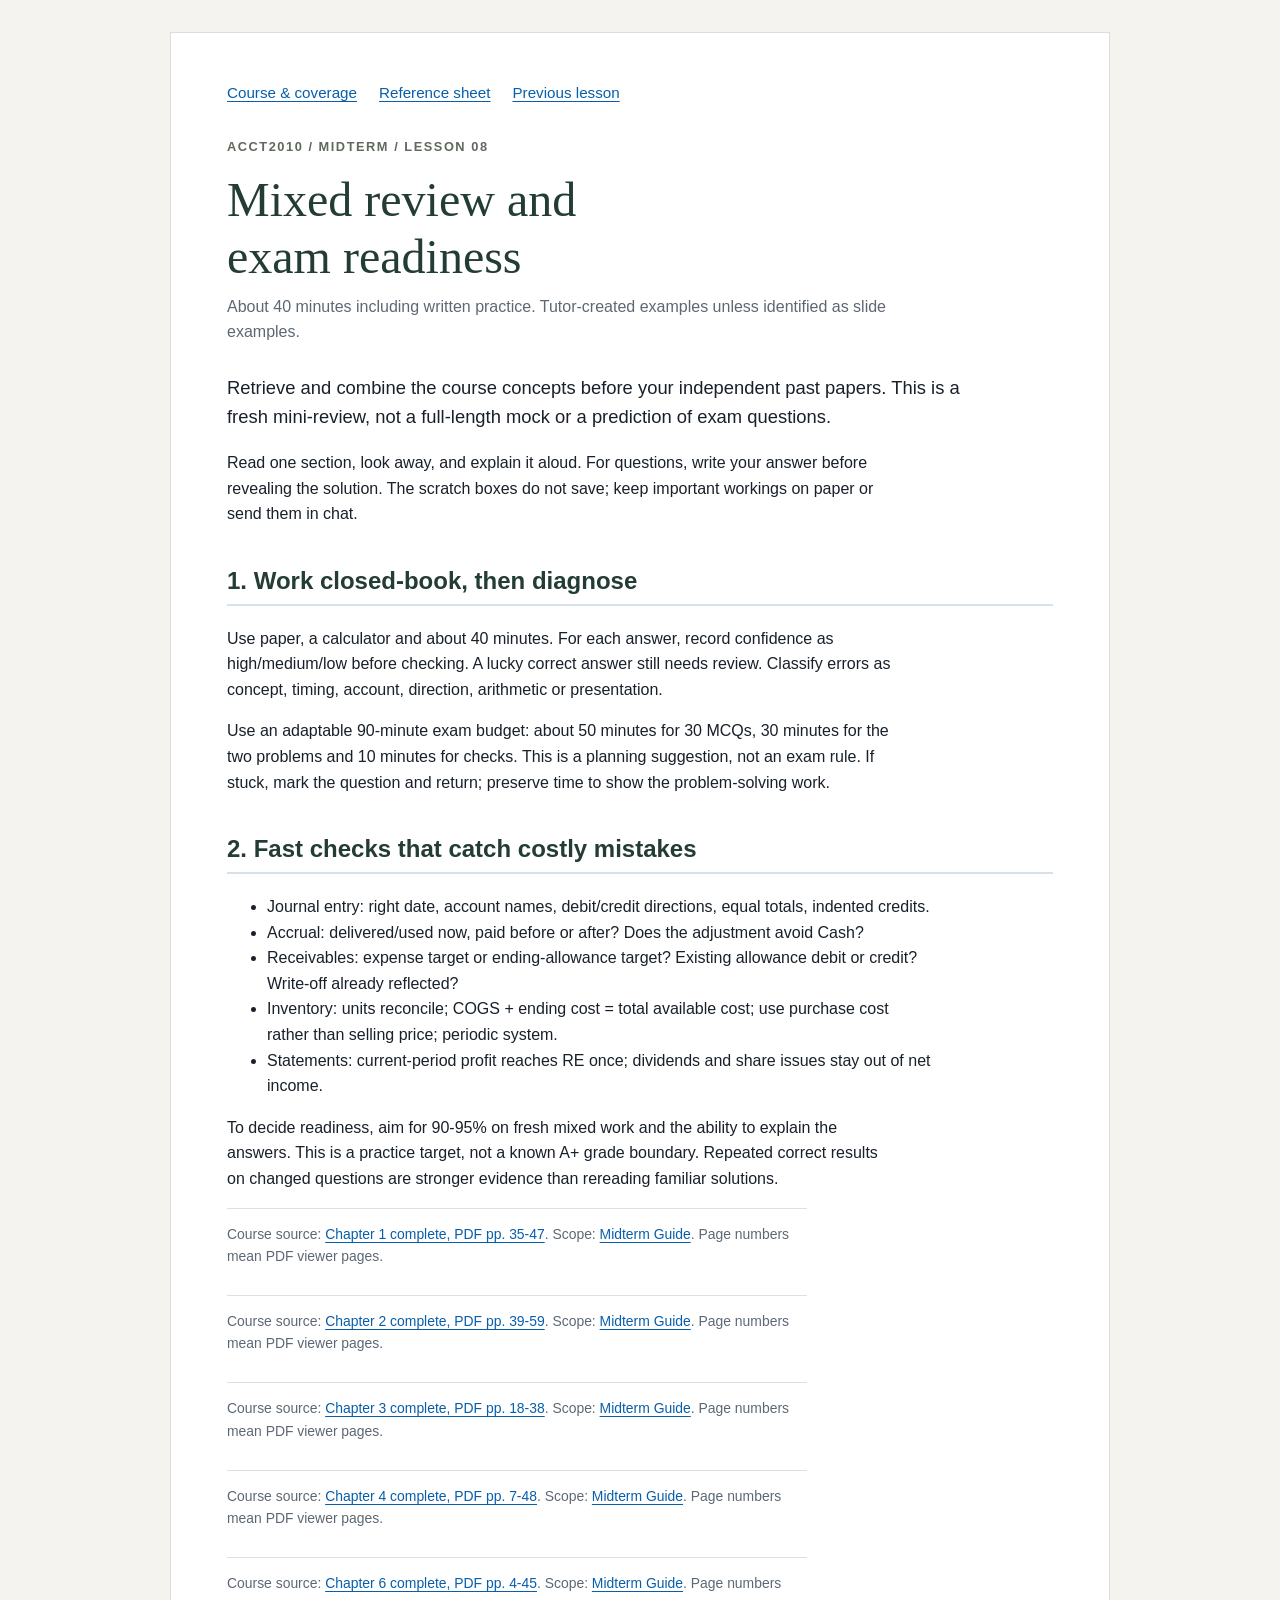
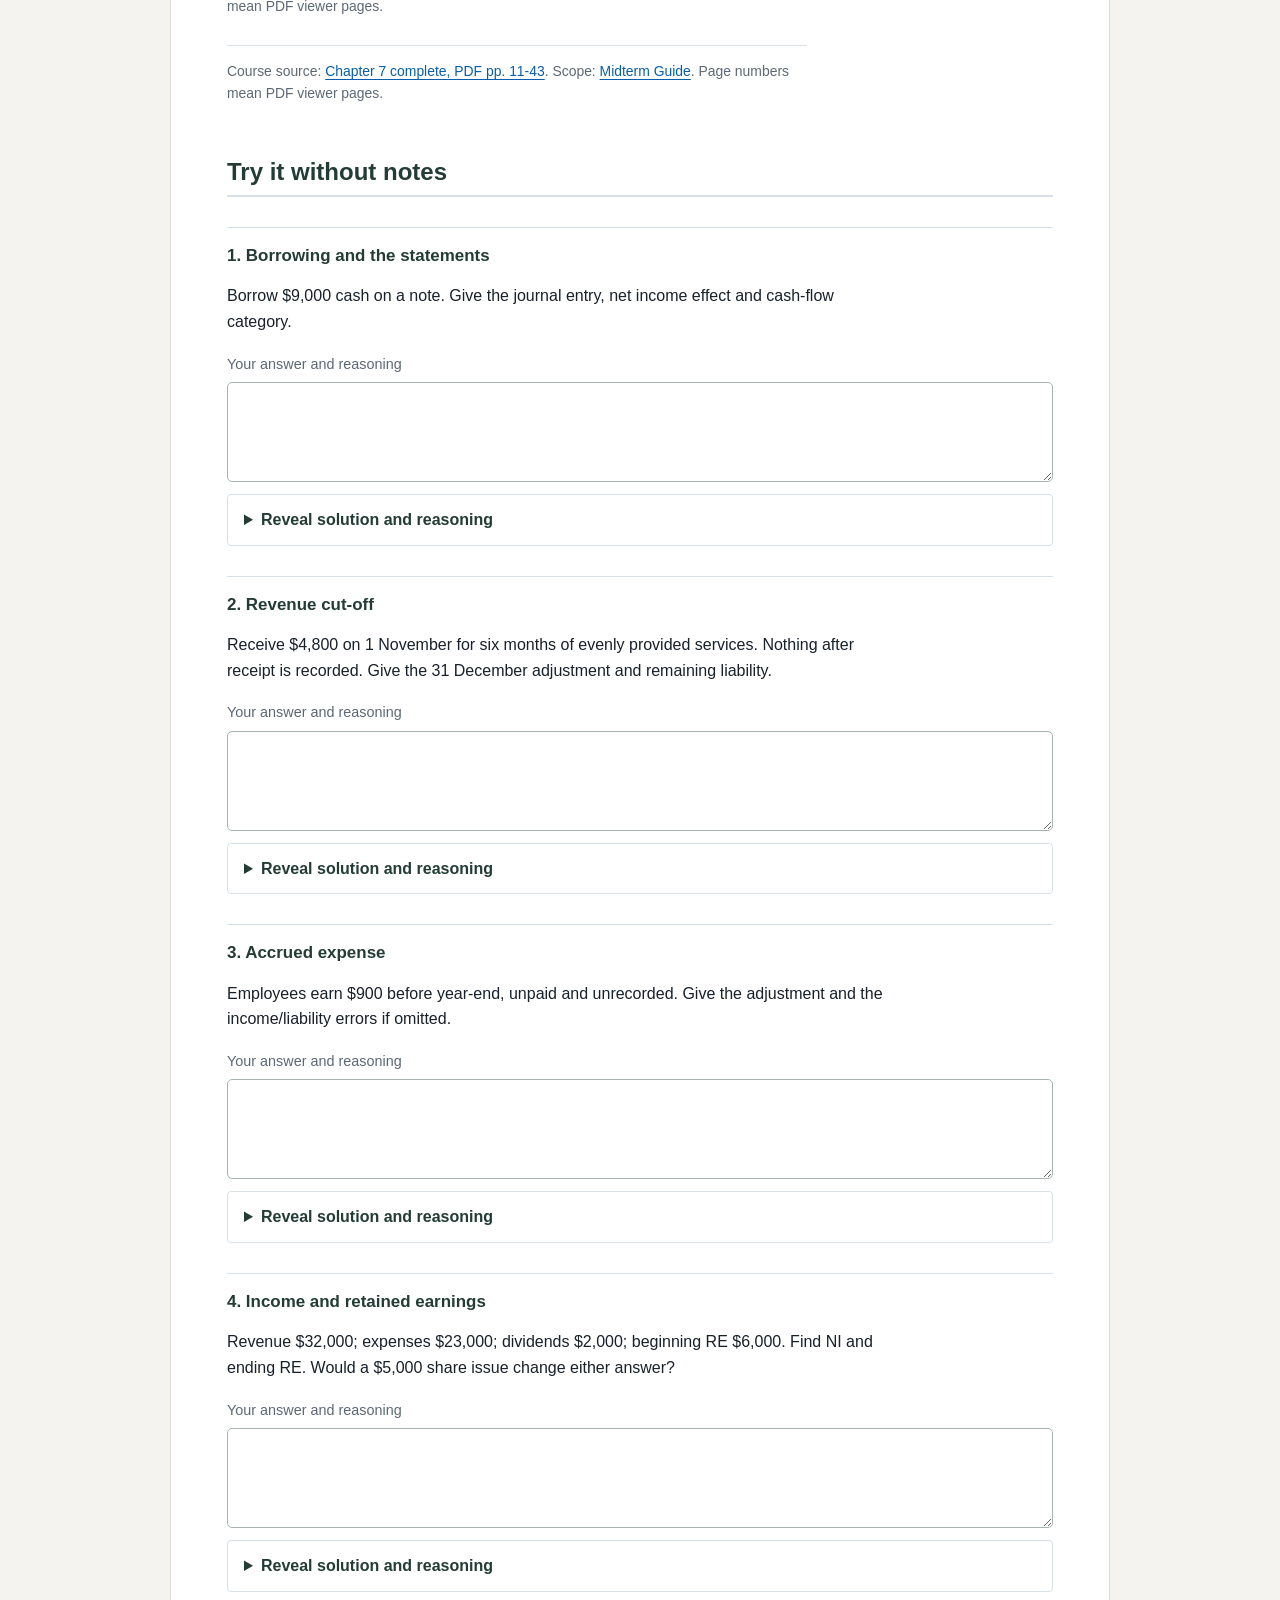
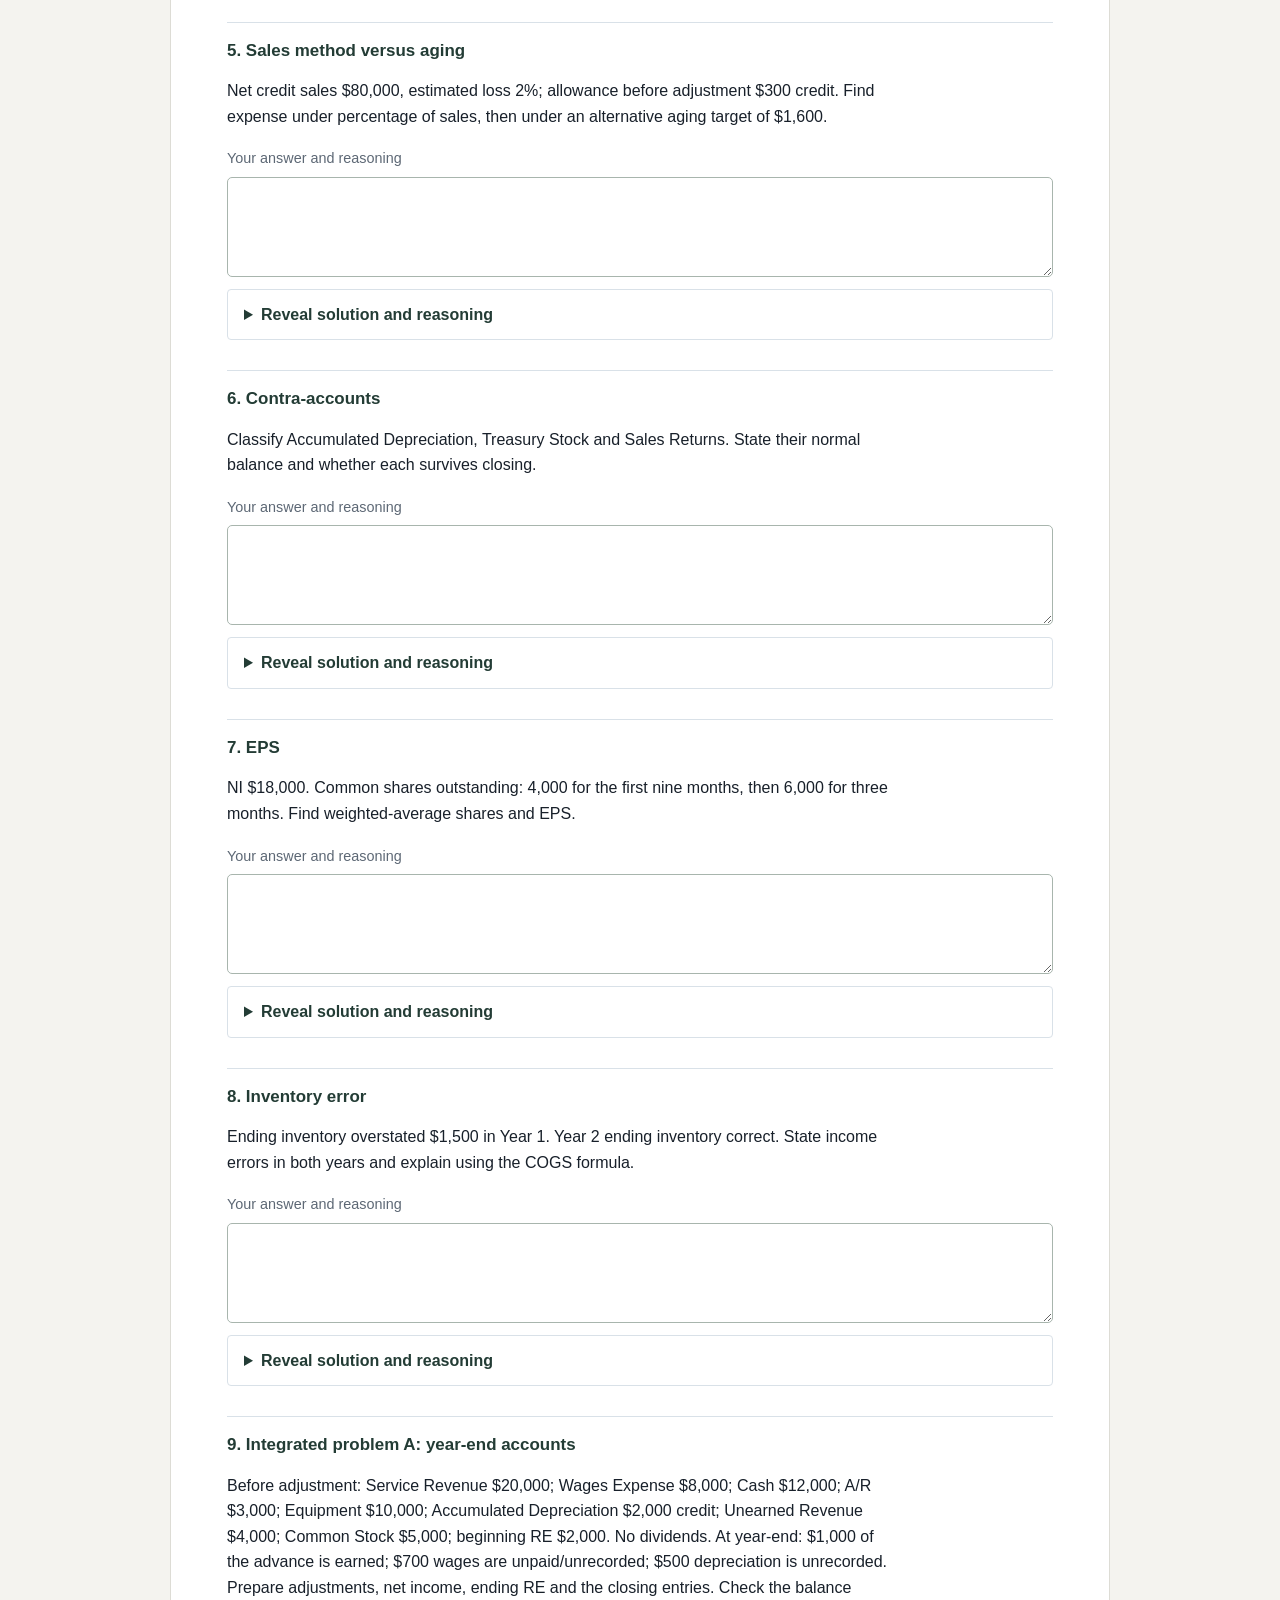
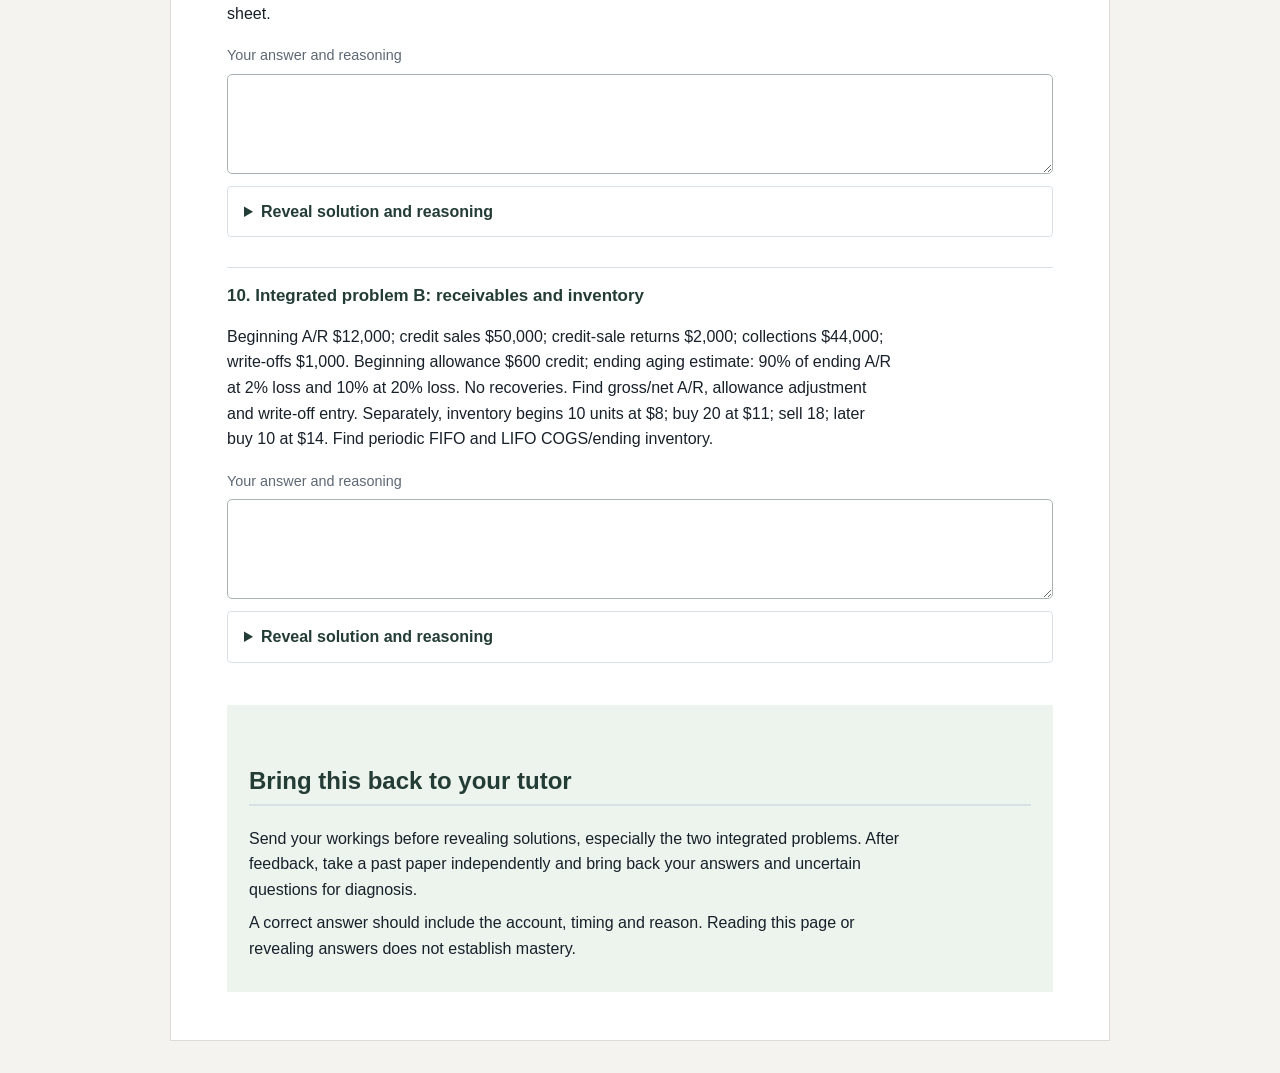
<file: lessons/0011-midterm-mixed-review.html>
<!doctype html><html lang="en"><head><meta charset="utf-8"><meta name="viewport" content="width=device-width,initial-scale=1"><title>Mixed review and exam readiness | ACCT2010</title><link rel="stylesheet" href="../assets/style.css"><link rel="stylesheet" href="../assets/midterm.css"></head><body><main><nav aria-label="Course navigation"><a href="0003-midterm-course.html">Course & coverage</a><a href="../reference/midterm-reference.html">Reference sheet</a><a href="0010-midterm-inventory.html">Previous lesson</a></nav><p class="eyebrow">ACCT2010 / Midterm / Lesson 08</p><h1>Mixed review and exam readiness</h1><p class="subtitle">About 40 minutes including written practice. Tutor-created examples unless identified as slide examples.</p><p class="intro">Retrieve and combine the course concepts before your independent past papers. This is a fresh mini-review, not a full-length mock or a prediction of exam questions.</p><p>Read one section, look away, and explain it aloud. For questions, write your answer before revealing the solution. The scratch boxes do not save; keep important workings on paper or send them in chat.</p>
<h2 id="method">1. Work closed-book, then diagnose</h2>
<p>Use paper, a calculator and about 40 minutes. For each answer, record confidence as high/medium/low before checking. A lucky correct answer still needs review. Classify errors as concept, timing, account, direction, arithmetic or presentation.</p>
<p>Use an adaptable 90-minute exam budget: about 50 minutes for 30 MCQs, 30 minutes for the two problems and 10 minutes for checks. This is a planning suggestion, not an exam rule. If stuck, mark the question and return; preserve time to show the problem-solving work.</p>
<h2 id="checks">2. Fast checks that catch costly mistakes</h2>
<ul><li>Journal entry: right date, account names, debit/credit directions, equal totals, indented credits.</li><li>Accrual: delivered/used now, paid before or after? Does the adjustment avoid Cash?</li><li>Receivables: expense target or ending-allowance target? Existing allowance debit or credit? Write-off already reflected?</li><li>Inventory: units reconcile; COGS + ending cost = total available cost; use purchase cost rather than selling price; periodic system.</li><li>Statements: current-period profit reaches RE once; dividends and share issues stay out of net income.</li></ul>
<p>To decide readiness, aim for 90-95% on fresh mixed work and the ability to explain the answers. This is a practice target, not a known A+ grade boundary. Repeated correct results on changed questions are stronger evidence than rereading familiar solutions.</p>
<p class="source">Course source: <a href="../sources.html#chapter-1">Chapter 1 complete, PDF pp. 35-47</a>. Scope: <a href="../sources.html#exam-guide">Midterm Guide</a>. Page numbers mean PDF viewer pages.</p><p class="source">Course source: <a href="../sources.html#chapter-2">Chapter 2 complete, PDF pp. 39-59</a>. Scope: <a href="../sources.html#exam-guide">Midterm Guide</a>. Page numbers mean PDF viewer pages.</p><p class="source">Course source: <a href="../sources.html#chapter-3">Chapter 3 complete, PDF pp. 18-38</a>. Scope: <a href="../sources.html#exam-guide">Midterm Guide</a>. Page numbers mean PDF viewer pages.</p><p class="source">Course source: <a href="../sources.html#chapter-4">Chapter 4 complete, PDF pp. 7-48</a>. Scope: <a href="../sources.html#exam-guide">Midterm Guide</a>. Page numbers mean PDF viewer pages.</p><p class="source">Course source: <a href="../sources.html#chapter-6">Chapter 6 complete, PDF pp. 4-45</a>. Scope: <a href="../sources.html#exam-guide">Midterm Guide</a>. Page numbers mean PDF viewer pages.</p><p class="source">Course source: <a href="../sources.html#chapter-7">Chapter 7 complete, PDF pp. 11-43</a>. Scope: <a href="../sources.html#exam-guide">Midterm Guide</a>. Page numbers mean PDF viewer pages.</p><h2 id="practice">Try it without notes</h2><section class="question"><h3>1. Borrowing and the statements</h3><p>Borrow $9,000 cash on a note. Give the journal entry, net income effect and cash-flow category.</p><label for="q8-1">Your answer and reasoning</label><textarea id="q8-1" spellcheck="false"></textarea><details><summary>Reveal solution and reasoning</summary><pre><code>Loan date
Dr Cash                       9,000
    Cr Notes Payable                   9,000</code></pre><p>No net income effect. Financing inflow.</p></details></section><section class="question"><h3>2. Revenue cut-off</h3><p>Receive $4,800 on 1 November for six months of evenly provided services. Nothing after receipt is recorded. Give the 31 December adjustment and remaining liability.</p><label for="q8-2">Your answer and reasoning</label><textarea id="q8-2" spellcheck="false"></textarea><details><summary>Reveal solution and reasoning</summary><pre><code>Dec 31
Dr Unearned Revenue           1,600
    Cr Service Revenue                 1,600</code></pre><p>Two months at $800; liability $3,200.</p></details></section><section class="question"><h3>3. Accrued expense</h3><p>Employees earn $900 before year-end, unpaid and unrecorded. Give the adjustment and the income/liability errors if omitted.</p><label for="q8-3">Your answer and reasoning</label><textarea id="q8-3" spellcheck="false"></textarea><details><summary>Reveal solution and reasoning</summary><pre><code>Dec 31
Dr Wages Expense                900
    Cr Wages Payable                     900</code></pre><p>If omitted, liabilities understated $900 and income overstated $900.</p></details></section><section class="question"><h3>4. Income and retained earnings</h3><p>Revenue $32,000; expenses $23,000; dividends $2,000; beginning RE $6,000. Find NI and ending RE. Would a $5,000 share issue change either answer?</p><label for="q8-4">Your answer and reasoning</label><textarea id="q8-4" spellcheck="false"></textarea><details><summary>Reveal solution and reasoning</summary><p>NI $9,000; ending RE $13,000. Share issue changes contributed capital, with neither NI nor RE affected.</p></details></section><section class="question"><h3>5. Sales method versus aging</h3><p>Net credit sales $80,000, estimated loss 2%; allowance before adjustment $300 credit. Find expense under percentage of sales, then under an alternative aging target of $1,600.</p><label for="q8-5">Your answer and reasoning</label><textarea id="q8-5" spellcheck="false"></textarea><details><summary>Reveal solution and reasoning</summary><p>Sales method expense $1,600. Aging expense $1,300. These are alternative methods, not two adjustments to make together.</p></details></section><section class="question"><h3>6. Contra-accounts</h3><p>Classify Accumulated Depreciation, Treasury Stock and Sales Returns. State their normal balance and whether each survives closing.</p><label for="q8-6">Your answer and reasoning</label><textarea id="q8-6" spellcheck="false"></textarea><details><summary>Reveal solution and reasoning</summary><p>Accumulated Depreciation: contra-asset, credit, permanent. Treasury Stock: contra-equity, debit, permanent. Sales Returns: contra-revenue, debit, temporary.</p></details></section><section class="question"><h3>7. EPS</h3><p>NI $18,000. Common shares outstanding: 4,000 for the first nine months, then 6,000 for three months. Find weighted-average shares and EPS.</p><label for="q8-7">Your answer and reasoning</label><textarea id="q8-7" spellcheck="false"></textarea><details><summary>Reveal solution and reasoning</summary><p>Weighted average = 4,000×9/12 + 6,000×3/12 = 4,500. EPS = $4.</p></details></section><section class="question"><h3>8. Inventory error</h3><p>Ending inventory overstated $1,500 in Year 1. Year 2 ending inventory correct. State income errors in both years and explain using the COGS formula.</p><label for="q8-8">Your answer and reasoning</label><textarea id="q8-8" spellcheck="false"></textarea><details><summary>Reveal solution and reasoning</summary><p>Year 1 income overstated $1,500 from excessive ending-inventory subtraction. Year 2 income understated $1,500 from excessive beginning inventory.</p></details></section><section class="question"><h3>9. Integrated problem A: year-end accounts</h3><p>Before adjustment: Service Revenue $20,000; Wages Expense $8,000; Cash $12,000; A/R $3,000; Equipment $10,000; Accumulated Depreciation $2,000 credit; Unearned Revenue $4,000; Common Stock $5,000; beginning RE $2,000. No dividends. At year-end: $1,000 of the advance is earned; $700 wages are unpaid/unrecorded; $500 depreciation is unrecorded. Prepare adjustments, net income, ending RE and the closing entries. Check the balance sheet.</p><label for="q8-9">Your answer and reasoning</label><textarea id="q8-9" spellcheck="false"></textarea><details><summary>Reveal solution and reasoning</summary><pre><code>Dec 31 adjustments
Dr Unearned Revenue           1,000
    Cr Service Revenue                 1,000
Dr Wages Expense                700
    Cr Wages Payable                     700
Dr Depreciation Expense         500
    Cr Accumulated Depreciation          500</code></pre><p>Adjusted revenue $21,000; wages $8,700; depreciation $500. NI <strong>$11,800</strong>; ending RE <strong>$13,800</strong>. Assets = 12,000 + 3,000 + 10,000 - 2,500 = <strong>$22,500</strong>. Liabilities = 3,000 unearned + 700 wages = $3,700; equity = 5,000 + 13,800 = $18,800; total $22,500.</p><pre><code>Dec 31 closing
Dr Service Revenue           21,000
    Cr Retained Earnings              21,000
Dr Retained Earnings          9,200
    Cr Wages Expense                   8,700
    Cr Depreciation Expense              500</code></pre></details></section><section class="question"><h3>10. Integrated problem B: receivables and inventory</h3><p>Beginning A/R $12,000; credit sales $50,000; credit-sale returns $2,000; collections $44,000; write-offs $1,000. Beginning allowance $600 credit; ending aging estimate: 90% of ending A/R at 2% loss and 10% at 20% loss. No recoveries. Find gross/net A/R, allowance adjustment and write-off entry. Separately, inventory begins 10 units at $8; buy 20 at $11; sell 18; later buy 10 at $14. Find periodic FIFO and LIFO COGS/ending inventory.</p><label for="q8-10">Your answer and reasoning</label><textarea id="q8-10" spellcheck="false"></textarea><details><summary>Reveal solution and reasoning</summary><p>Gross A/R = 12,000 + 50,000 - 2,000 - 44,000 - 1,000 = <strong>$15,000</strong>. Aging target = 13,500×2% + 1,500×20% = <strong>$570 credit</strong>. Unadjusted allowance $400 debit; expense <strong>$970</strong>; net A/R <strong>$14,430</strong>.</p><pre><code>Write-off date
Dr Allowance for Doubtful Accounts 1,000
    Cr Accounts Receivable             1,000
Period-end adjustment
Dr Bad Debt Expense             970
    Cr Allowance for Doubtful Accounts   970</code></pre><p>Inventory: available 40 units, cost 80 + 220 + 140 = <strong>$440</strong>; ending 22 units. FIFO COGS = 10×8 + 8×11 = <strong>$168</strong>; ending <strong>$272</strong>. LIFO COGS = 10×14 + 8×11 = <strong>$228</strong>; ending <strong>$212</strong>. Each pair reconciles to $440.</p></details></section><aside class="finish"><h2>Bring this back to your tutor</h2><p>Send your workings before revealing solutions, especially the two integrated problems. After feedback, take a past paper independently and bring back your answers and uncertain questions for diagnosis.</p><p>A correct answer should include the account, timing and reason. Reading this page or revealing answers does not establish mastery.</p></aside></main></body></html>
</file>
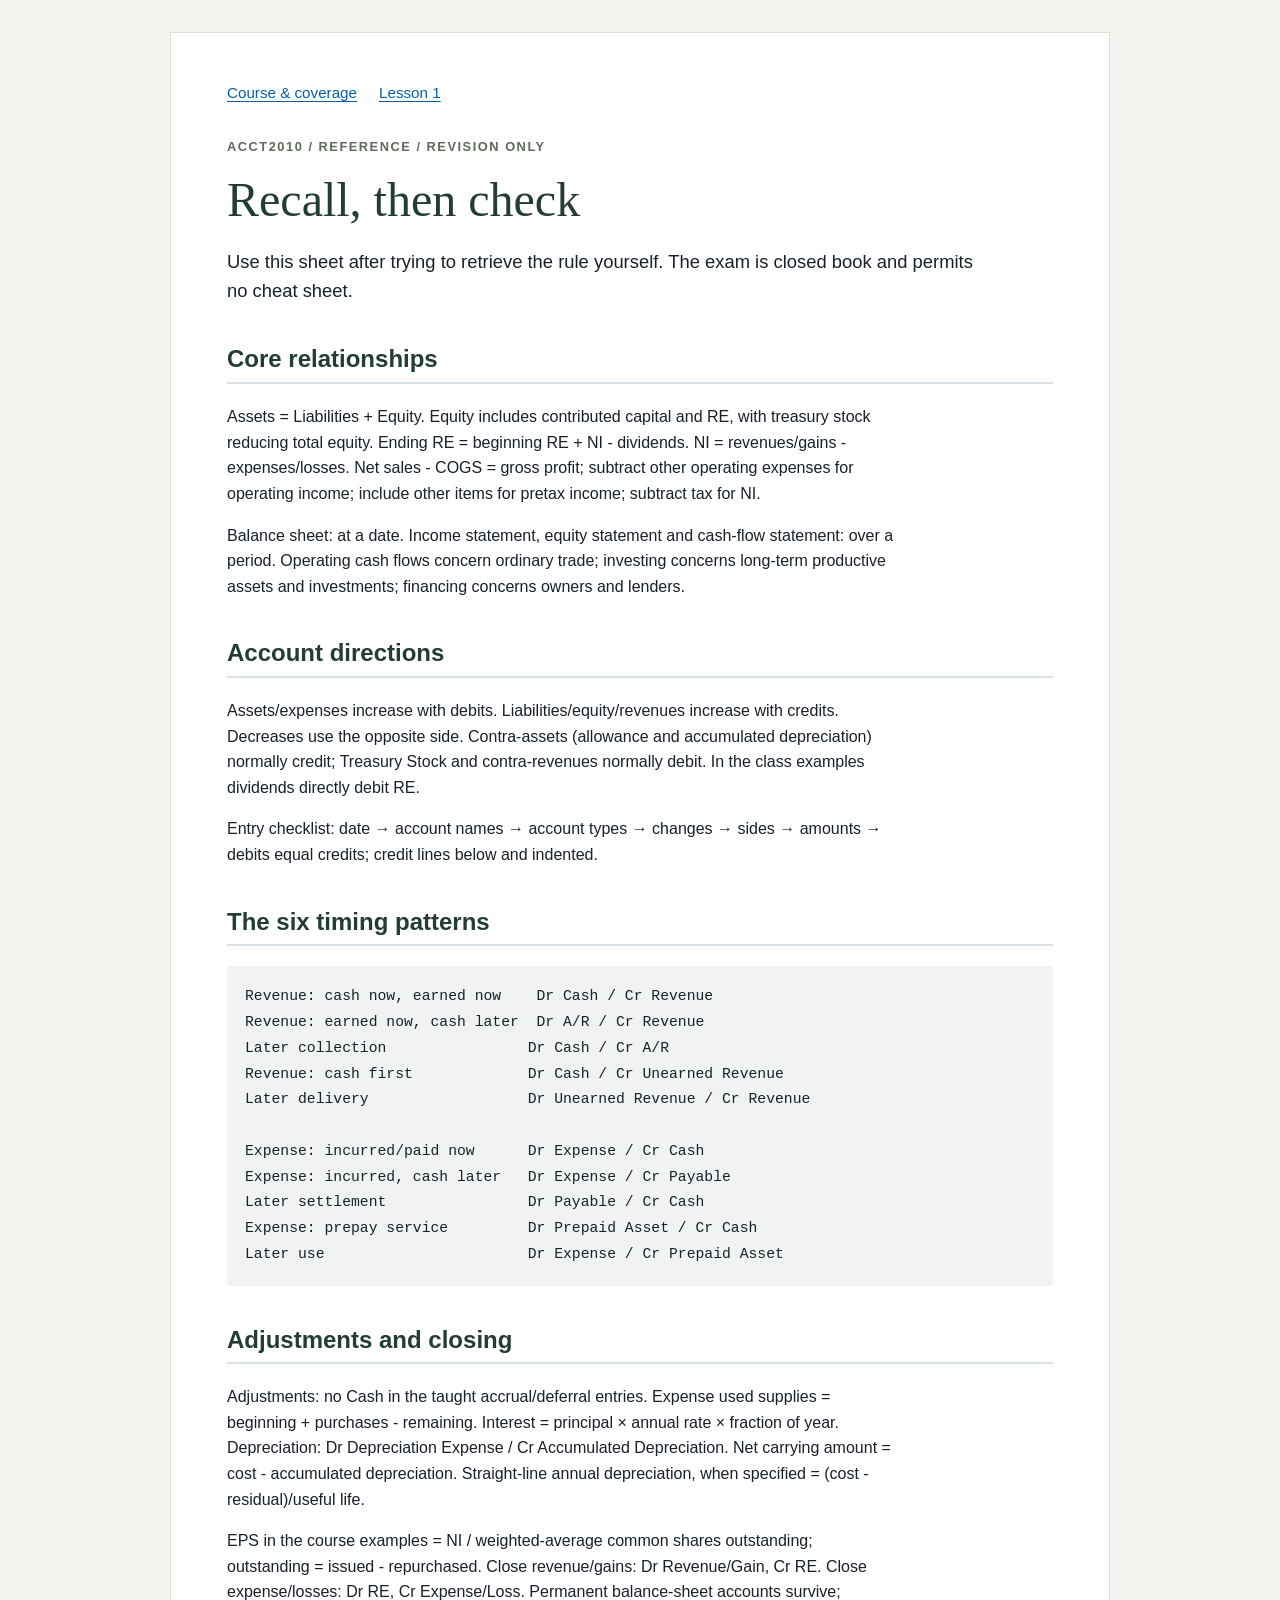
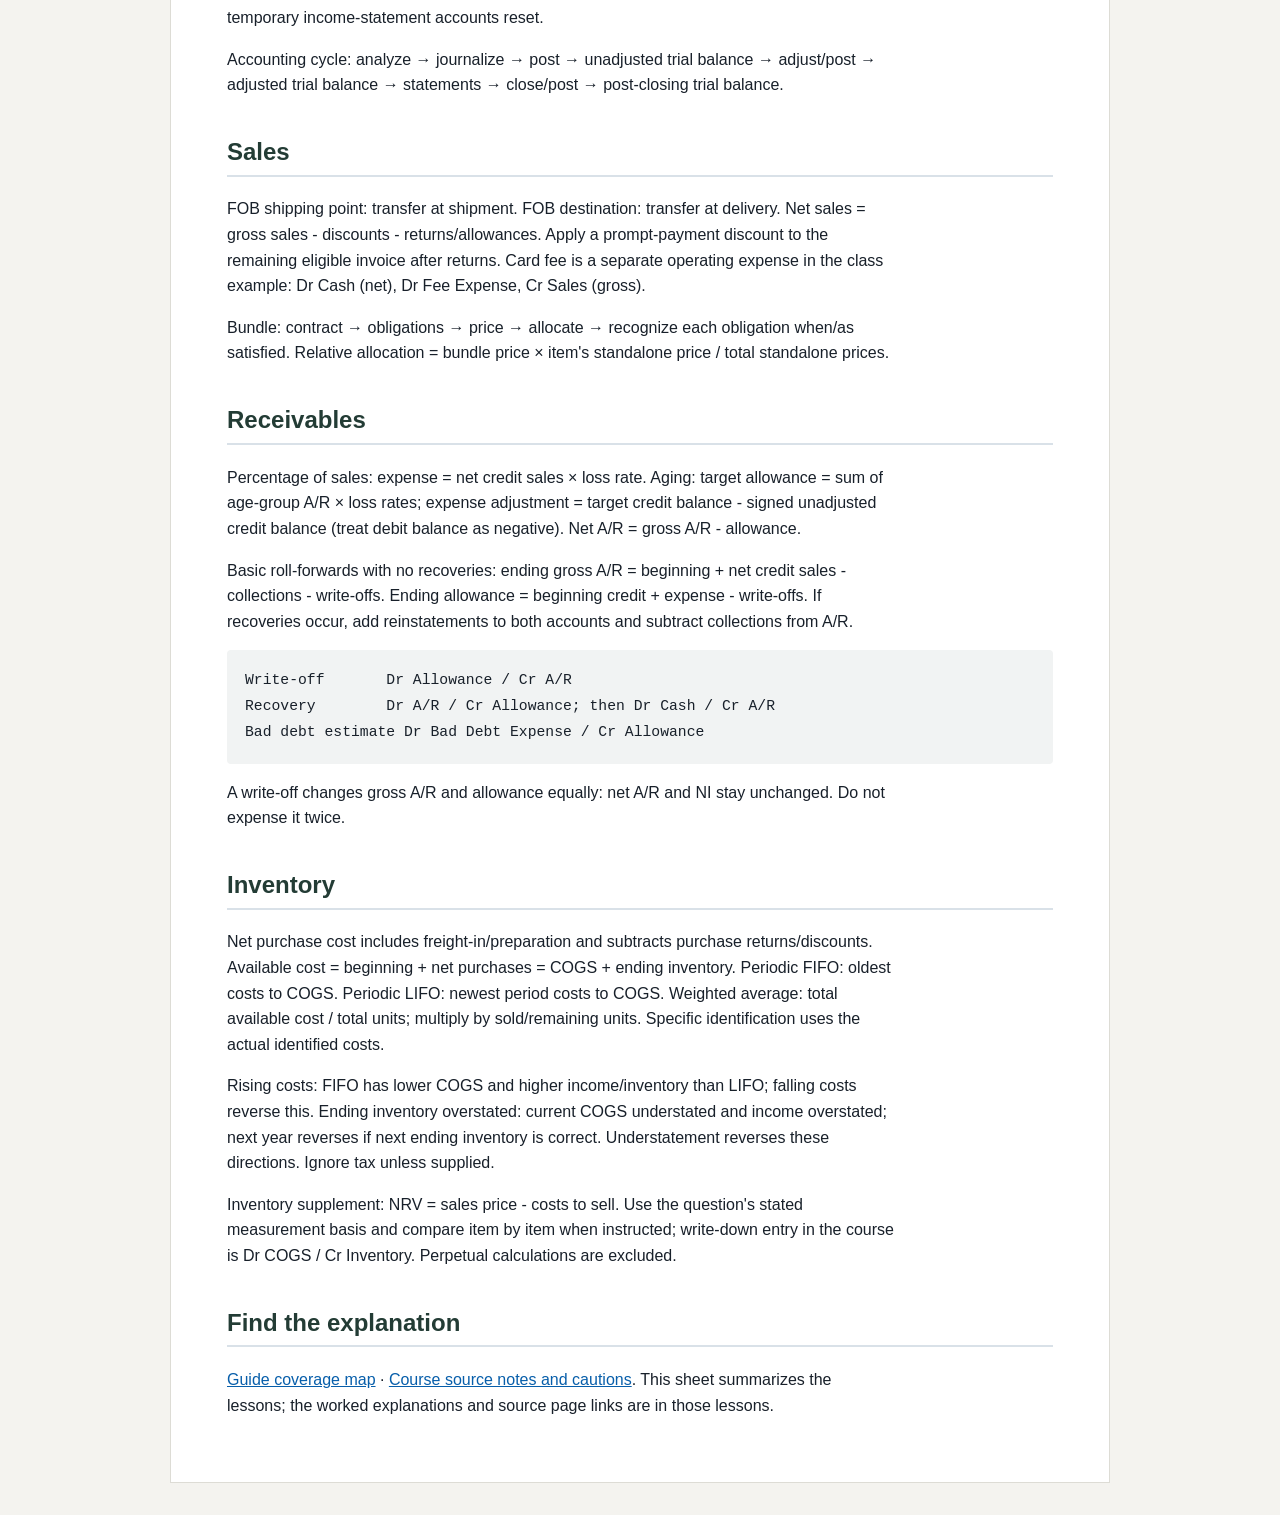
<file: reference/midterm-reference.html>
<!doctype html><html lang="en"><head><meta charset="utf-8"><meta name="viewport" content="width=device-width,initial-scale=1"><title>Midterm reference | ACCT2010</title><link rel="stylesheet" href="../assets/style.css"><link rel="stylesheet" href="../assets/midterm.css"></head><body><main><nav><a href="../lessons/0003-midterm-course.html">Course & coverage</a><a href="../lessons/0004-midterm-foundations.html">Lesson 1</a></nav><p class="eyebrow">ACCT2010 / Reference / Revision only</p><h1>Recall, then check</h1><p class="intro">Use this sheet after trying to retrieve the rule yourself. The exam is closed book and permits no cheat sheet.</p><h2>Core relationships</h2><p>Assets = Liabilities + Equity. Equity includes contributed capital and RE, with treasury stock reducing total equity. Ending RE = beginning RE + NI - dividends. NI = revenues/gains - expenses/losses. Net sales - COGS = gross profit; subtract other operating expenses for operating income; include other items for pretax income; subtract tax for NI.</p><p>Balance sheet: at a date. Income statement, equity statement and cash-flow statement: over a period. Operating cash flows concern ordinary trade; investing concerns long-term productive assets and investments; financing concerns owners and lenders.</p><h2>Account directions</h2><p>Assets/expenses increase with debits. Liabilities/equity/revenues increase with credits. Decreases use the opposite side. Contra-assets (allowance and accumulated depreciation) normally credit; Treasury Stock and contra-revenues normally debit. In the class examples dividends directly debit RE.</p><p>Entry checklist: date → account names → account types → changes → sides → amounts → debits equal credits; credit lines below and indented.</p><h2>The six timing patterns</h2><pre><code>Revenue: cash now, earned now    Dr Cash / Cr Revenue
Revenue: earned now, cash later  Dr A/R / Cr Revenue
Later collection                Dr Cash / Cr A/R
Revenue: cash first             Dr Cash / Cr Unearned Revenue
Later delivery                  Dr Unearned Revenue / Cr Revenue

Expense: incurred/paid now      Dr Expense / Cr Cash
Expense: incurred, cash later   Dr Expense / Cr Payable
Later settlement                Dr Payable / Cr Cash
Expense: prepay service         Dr Prepaid Asset / Cr Cash
Later use                       Dr Expense / Cr Prepaid Asset</code></pre><h2>Adjustments and closing</h2><p>Adjustments: no Cash in the taught accrual/deferral entries. Expense used supplies = beginning + purchases - remaining. Interest = principal × annual rate × fraction of year. Depreciation: Dr Depreciation Expense / Cr Accumulated Depreciation. Net carrying amount = cost - accumulated depreciation. Straight-line annual depreciation, when specified = (cost - residual)/useful life.</p><p>EPS in the course examples = NI / weighted-average common shares outstanding; outstanding = issued - repurchased. Close revenue/gains: Dr Revenue/Gain, Cr RE. Close expense/losses: Dr RE, Cr Expense/Loss. Permanent balance-sheet accounts survive; temporary income-statement accounts reset.</p><p>Accounting cycle: analyze → journalize → post → unadjusted trial balance → adjust/post → adjusted trial balance → statements → close/post → post-closing trial balance.</p><h2>Sales</h2><p>FOB shipping point: transfer at shipment. FOB destination: transfer at delivery. Net sales = gross sales - discounts - returns/allowances. Apply a prompt-payment discount to the remaining eligible invoice after returns. Card fee is a separate operating expense in the class example: Dr Cash (net), Dr Fee Expense, Cr Sales (gross).</p><p>Bundle: contract → obligations → price → allocate → recognize each obligation when/as satisfied. Relative allocation = bundle price × item's standalone price / total standalone prices.</p><h2>Receivables</h2><p>Percentage of sales: expense = net credit sales × loss rate. Aging: target allowance = sum of age-group A/R × loss rates; expense adjustment = target credit balance - signed unadjusted credit balance (treat debit balance as negative). Net A/R = gross A/R - allowance.</p><p>Basic roll-forwards with no recoveries: ending gross A/R = beginning + net credit sales - collections - write-offs. Ending allowance = beginning credit + expense - write-offs. If recoveries occur, add reinstatements to both accounts and subtract collections from A/R.</p><pre><code>Write-off       Dr Allowance / Cr A/R
Recovery        Dr A/R / Cr Allowance; then Dr Cash / Cr A/R
Bad debt estimate Dr Bad Debt Expense / Cr Allowance</code></pre><p>A write-off changes gross A/R and allowance equally: net A/R and NI stay unchanged. Do not expense it twice.</p><h2>Inventory</h2><p>Net purchase cost includes freight-in/preparation and subtracts purchase returns/discounts. Available cost = beginning + net purchases = COGS + ending inventory. Periodic FIFO: oldest costs to COGS. Periodic LIFO: newest period costs to COGS. Weighted average: total available cost / total units; multiply by sold/remaining units. Specific identification uses the actual identified costs.</p><p>Rising costs: FIFO has lower COGS and higher income/inventory than LIFO; falling costs reverse this. Ending inventory overstated: current COGS understated and income overstated; next year reverses if next ending inventory is correct. Understatement reverses these directions. Ignore tax unless supplied.</p><p>Inventory supplement: NRV = sales price - costs to sell. Use the question's stated measurement basis and compare item by item when instructed; write-down entry in the course is Dr COGS / Cr Inventory. Perpetual calculations are excluded.</p><h2>Find the explanation</h2><p><a href="../lessons/0003-midterm-course.html#coverage">Guide coverage map</a> · <a href="../sources.html#sources">Course source notes and cautions</a>. This sheet summarizes the lessons; the worked explanations and source page links are in those lessons.</p></main></body></html>
</file>
<file: assets/style.css>
:root {
  --ink: #18202a;
  --muted: #5d6875;
  --navy: #163a5f;
  --blue: #eaf3fb;
  --gold: #e0a72f;
  --paper: #ffffff;
  --line: #d9e1e8;
  --good: #176c4d;
}

* { box-sizing: border-box; }
body {
  margin: 0;
  color: var(--ink);
  background: #f3f6f8;
  font: 16px/1.6 -apple-system, BlinkMacSystemFont, "Segoe UI", sans-serif;
}
main {
  width: min(900px, calc(100% - 32px));
  margin: 32px auto;
  padding: 48px 56px;
  background: var(--paper);
  box-shadow: 0 10px 35px rgba(22, 58, 95, .08);
}
h1, h2, h3 { color: var(--navy); line-height: 1.2; }
h1 { margin: 0 0 8px; font-size: clamp(2rem, 5vw, 3rem); }
h2 { margin-top: 40px; border-bottom: 2px solid var(--line); padding-bottom: 8px; }
h3 { margin-top: 24px; }
p, li { max-width: 75ch; }
.subtitle { color: var(--muted); margin: 0 0 28px; }
.scope { border-left: 5px solid var(--gold); padding: 10px 16px; background: #fff9ea; }
.equation {
  margin: 22px 0;
  padding: 18px;
  text-align: center;
  background: var(--blue);
  color: var(--navy);
  font-size: 1.35rem;
  font-weight: 750;
}
table { width: 100%; border-collapse: collapse; margin: 16px 0 24px; }
th, td { padding: 10px 12px; border: 1px solid var(--line); text-align: left; vertical-align: top; }
th { color: white; background: var(--navy); }
tr:nth-child(even) td { background: #f8fafc; }
code { padding: 2px 5px; background: #eef2f5; border-radius: 4px; }
.memory { color: var(--good); font-weight: 700; }
details { margin: 12px 0; padding: 12px 16px; border: 1px solid var(--line); border-radius: 8px; }
summary { cursor: pointer; color: var(--navy); font-weight: 700; }
.prompt { margin-top: 36px; padding-top: 18px; border-top: 2px solid var(--line); }
a { color: #075eaa; }
@media (max-width: 650px) { main { margin: 0; width: 100%; padding: 28px 20px; } }
@media print { body { background: white; } main { margin: 0; width: 100%; padding: 18mm; box-shadow: none; } details { break-inside: avoid; } }

/* Memo-card lesson */
.card-app { max-width: 780px; margin: 0 auto; }
.controls { display: flex; flex-wrap: wrap; gap: 10px; margin: 22px 0; }
.controls button, .controls select {
  min-height: 42px; padding: 9px 13px; border: 1px solid #b9c6d2;
  border-radius: 8px; background: white; color: var(--navy); font: inherit;
}
.controls button { cursor: pointer; font-weight: 700; }
.controls button:hover, .controls button:focus { background: var(--blue); outline: 2px solid transparent; }
.progress { display: flex; justify-content: space-between; gap: 14px; color: var(--muted); font-size: .95rem; }
.memo-card {
  min-height: 340px; margin: 14px 0 18px; padding: 34px;
  border: 2px solid var(--navy); border-radius: 16px; background: white;
  display: flex; flex-direction: column; justify-content: center; cursor: pointer;
  box-shadow: 0 12px 28px rgba(22, 58, 95, .11);
}
.memo-card .tag { color: #8a5b00; font-size: .82rem; font-weight: 800; letter-spacing: .06em; text-transform: uppercase; }
.memo-card h2 { margin: 14px 0; padding: 0; border: 0; font-size: clamp(1.45rem, 4vw, 2.1rem); }
.memo-card .answer { display: none; font-size: 1.08rem; }
.memo-card.flipped .question { display: none; }
.memo-card.flipped .answer { display: block; }
.memo-card ul { padding-left: 22px; }
.rating { display: grid; grid-template-columns: 1fr 1fr; gap: 12px; }
.rating button { padding: 13px; border: 0; border-radius: 9px; color: white; font: inherit; font-weight: 800; cursor: pointer; }
.review-btn { background: #a34832; }
.know-btn { background: var(--good); }
.hint { color: var(--muted); text-align: center; font-size: .9rem; }
.session-summary { margin-top: 24px; padding-top: 20px; border-top: 2px solid var(--line); }
@media (max-width: 650px) { .memo-card { min-height: 300px; padding: 24px; } }
@media print {
  .controls, .rating, .hint, .progress { display: none; }
  .memo-card { min-height: auto; break-inside: avoid; box-shadow: none; margin: 0 0 12px; }
  .memo-card .question, .memo-card .answer { display: block !important; }
}
</file>
<file: assets/midterm.css>
html { scroll-behavior: smooth; }
body { background: #f4f3ef; }
main { width: min(940px, calc(100% - 32px)); box-shadow: none; border: 1px solid #dddcd5; }
.eyebrow { color: #60695d; font-size: .8rem; text-transform: uppercase; letter-spacing: .12em; font-weight: 700; }
h1 { font-family: Georgia, 'Times New Roman', serif; font-weight: 500; color: #233c35; max-width: 19ch; }
h2, h3, summary { color: #233c35; }
.intro { font-size: 1.15rem; }
nav { display: flex; gap: 12px 22px; flex-wrap: wrap; font-size: .95rem; margin-bottom: 32px; }
nav a, .source a { text-decoration-thickness: 1px; text-underline-offset: 3px; }
.source { font-size: .87rem; color: #5d6875; padding: 14px 0; border-top: 1px solid var(--line); }
.equation { background: #edf3ed; color: #233c35; font-size: 1.12rem; overflow-wrap: anywhere; }
.worked { padding: 18px 22px; background: #f5f7f4; border-left: 3px solid #607e67; margin: 24px 0; }
.trap { padding: 14px 18px; border-left: 3px solid #b68336; background: #fff8e9; }
pre { white-space: pre; overflow-x: auto; font: .92rem/1.75 ui-monospace, SFMono-Regular, Menlo, monospace; background: #f1f3f3; padding: 18px; border-radius: 4px; }
pre code { background: transparent; padding: 0; }
.question { margin: 30px 0; padding-top: 18px; border-top: 1px solid #d9e1e8; }
.question h3 { font-size: 1.06rem; margin-top: 0; }
label { font-size: .9rem; color: #5d6875; }
textarea { display: block; width: 100%; min-height: 100px; border: 1px solid #a8b5ad; padding: 12px; border-radius: 5px; background: #fff; font: inherit; resize: vertical; margin: 6px 0 12px; }
.course-list { list-style: none; padding: 0; }
.course-list li { border-top: 1px solid #d9e1e8; padding: 18px 0; max-width: none; }
.course-list a { font-size: 1.15rem; font-weight: 650; }
.course-list small { display: block; margin-top: 5px; color: #5d6875; }
.finish { margin-top: 42px; padding: 22px; background: #edf3ed; }
.finish p { margin: 8px 0; }
a:focus-visible, summary:focus-visible, textarea:focus-visible { outline: 3px solid #b68336; outline-offset: 4px; }
details { border-radius: 4px; }
@media (max-width:650px) { main { width: 100%; border: 0; } pre { font-size: .8rem; padding: 12px; } .worked { padding: 14px; } }
@media print { nav, textarea, label { display:none; } main { border:0; } details { break-inside:avoid; } }
</file>
